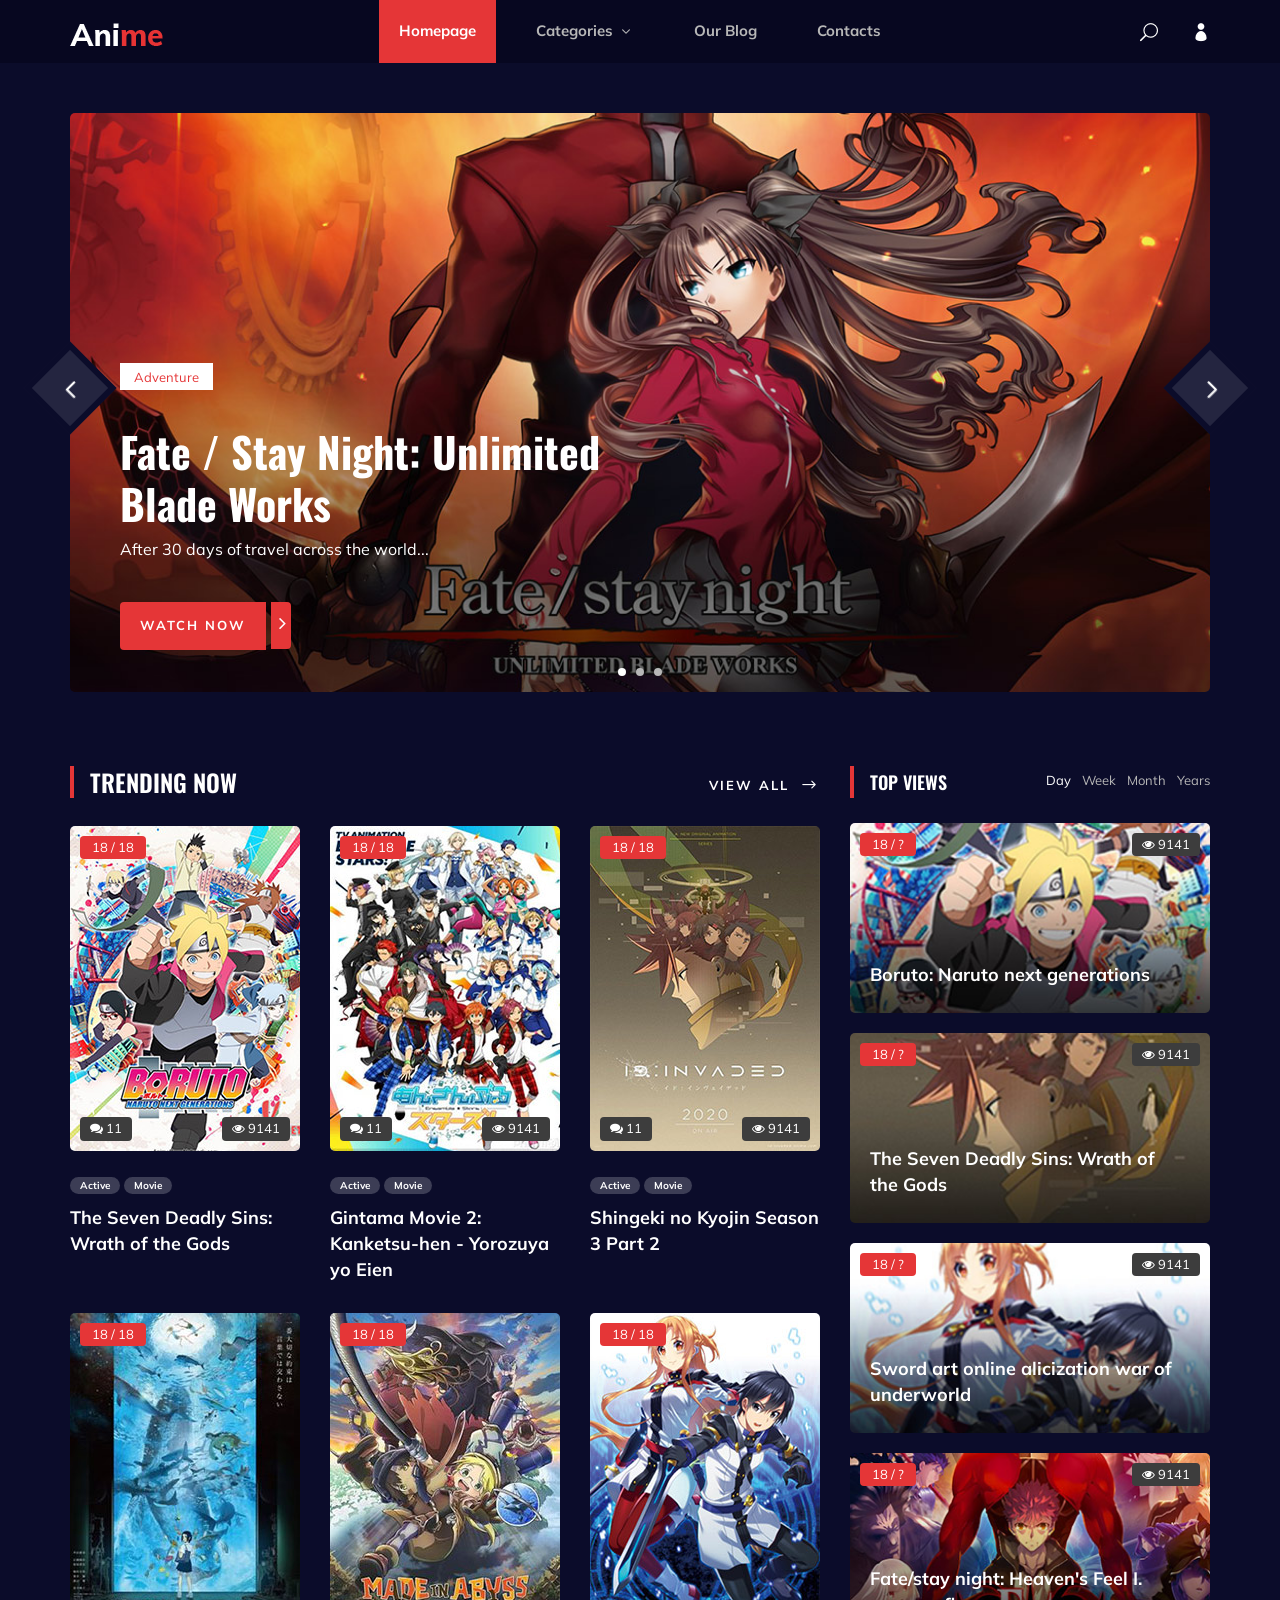
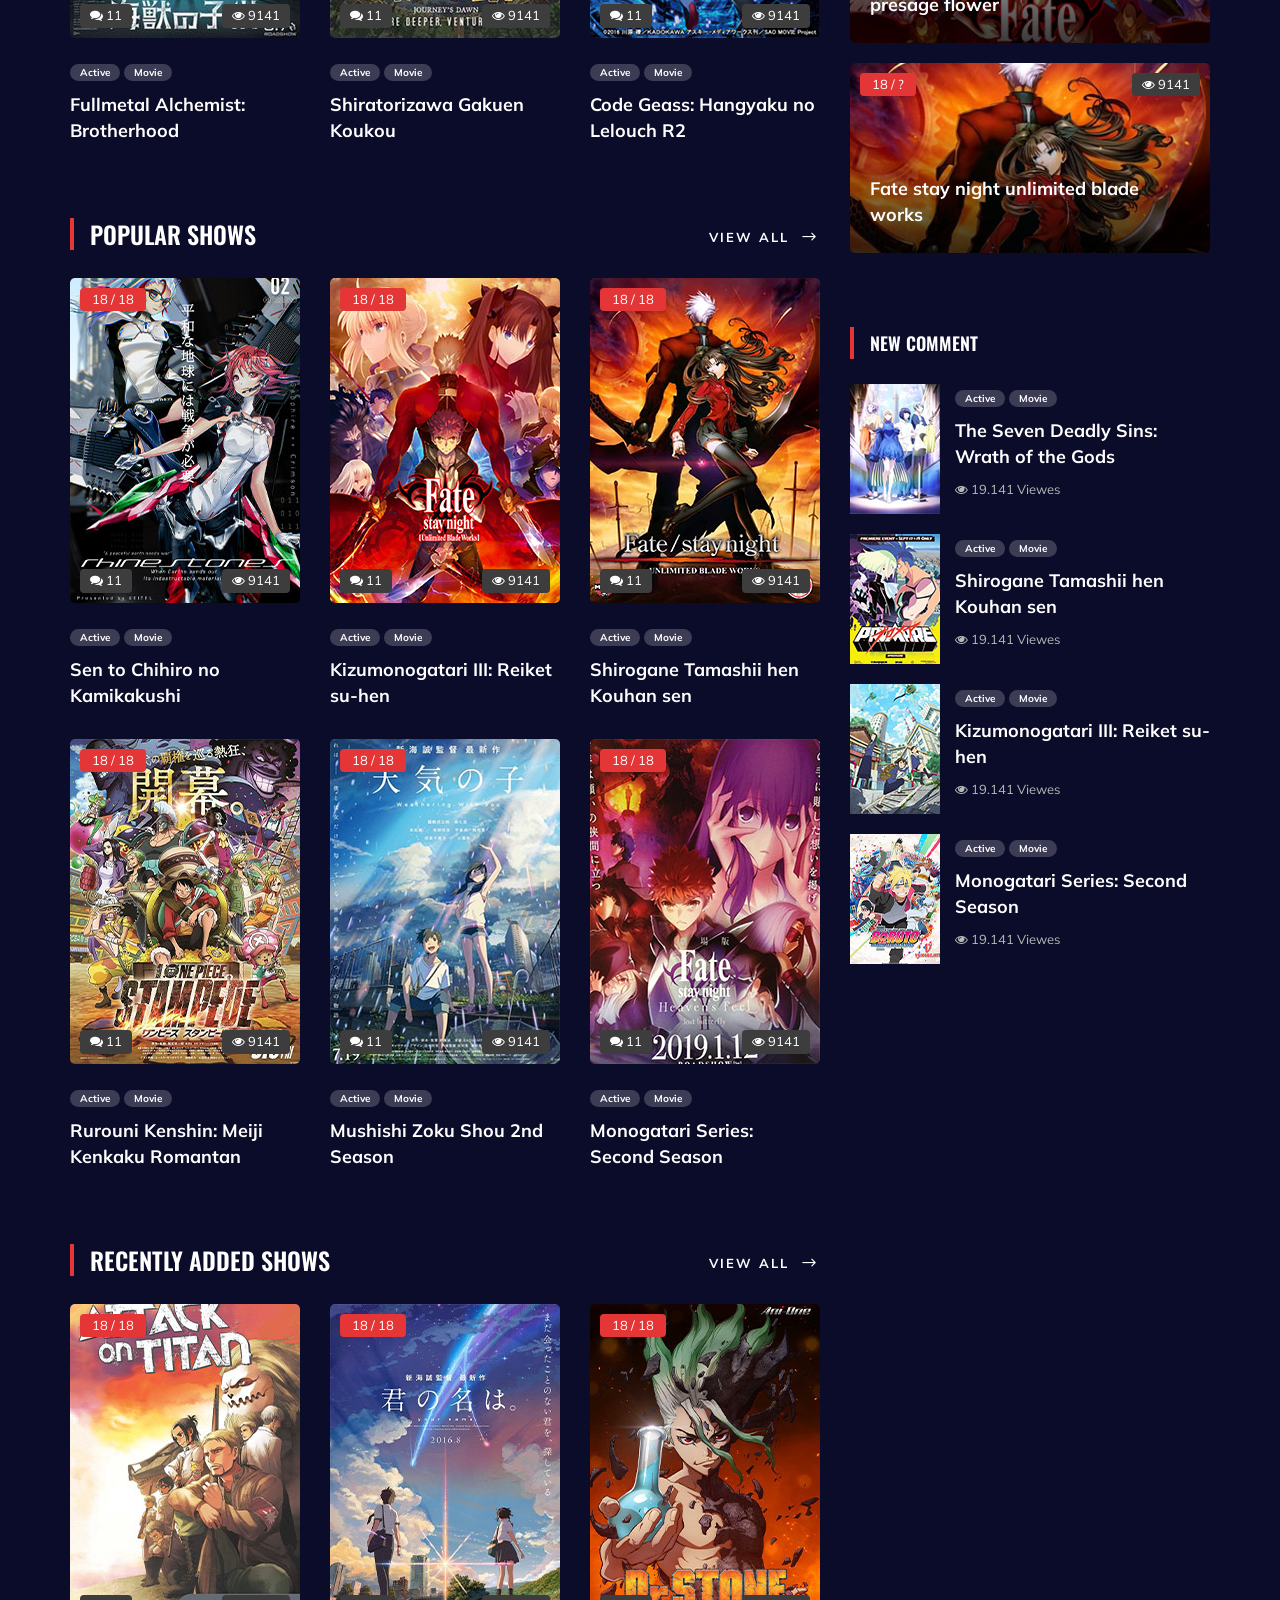
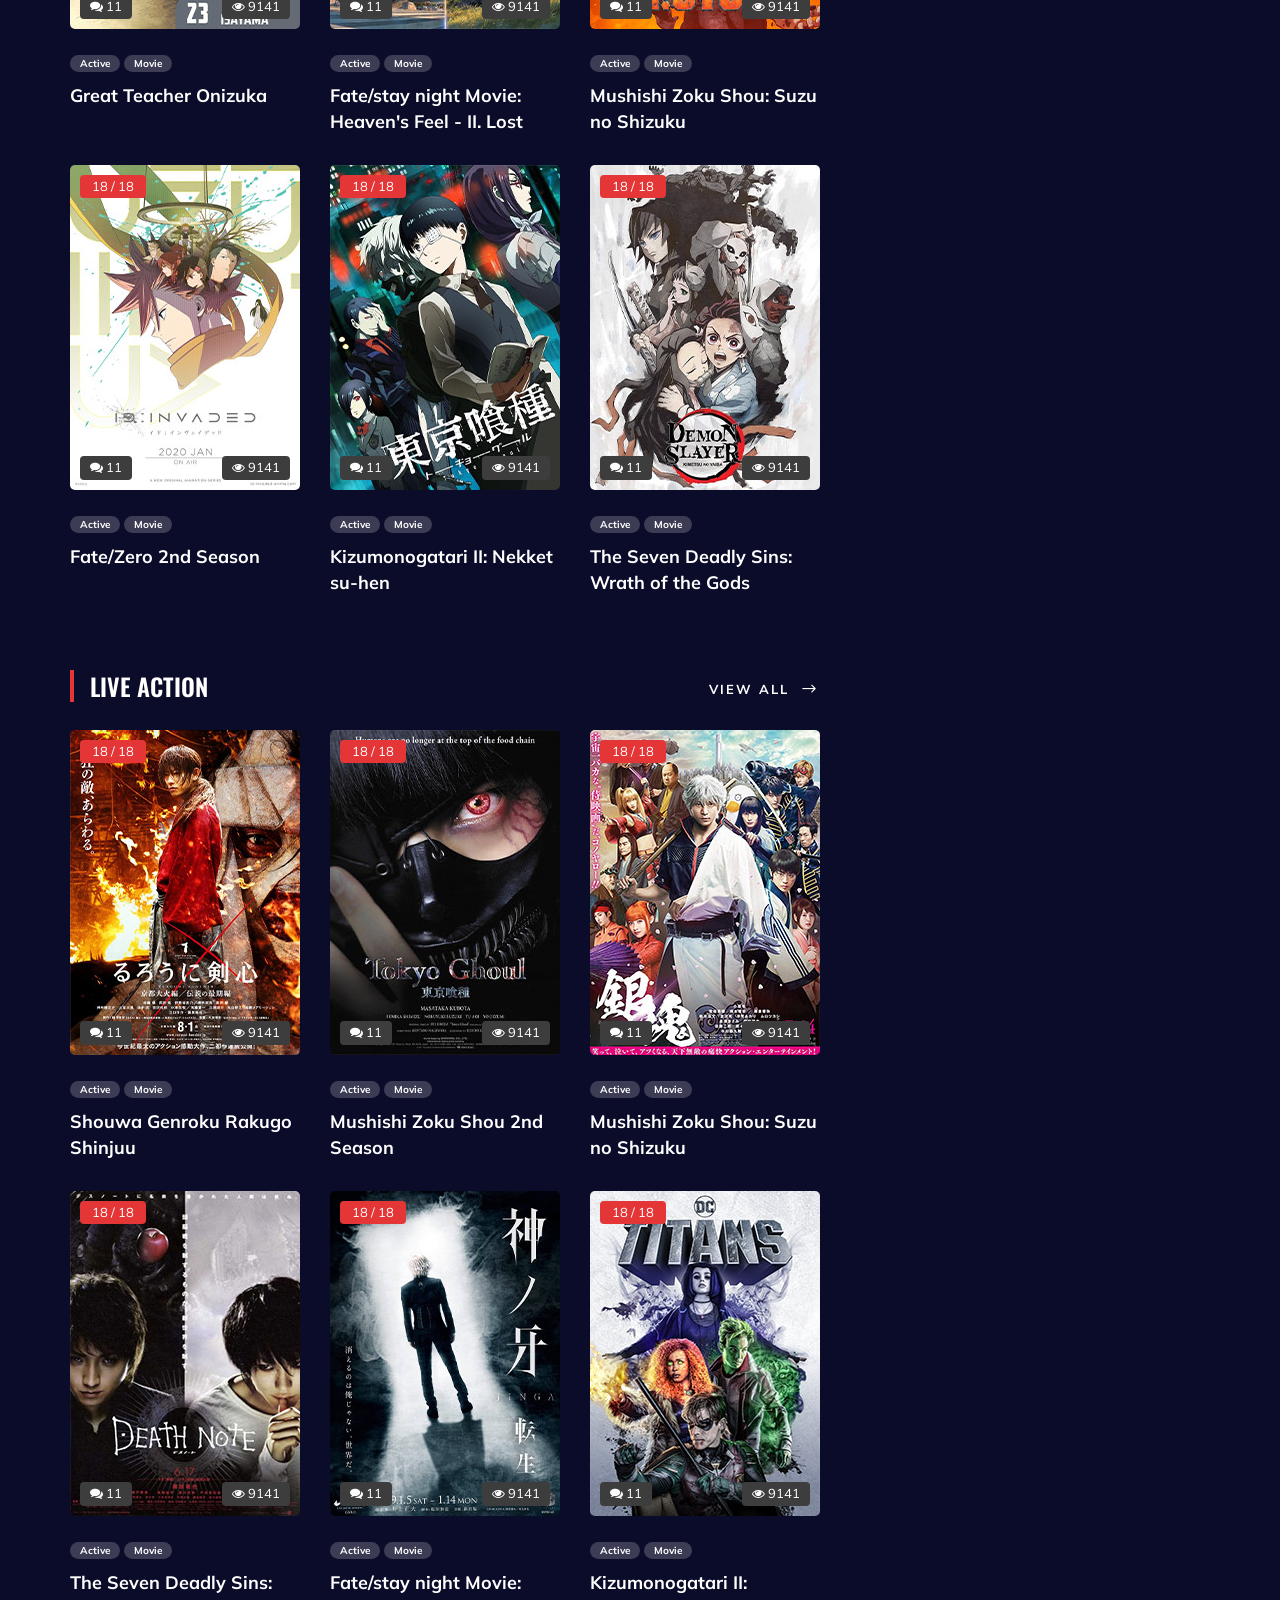
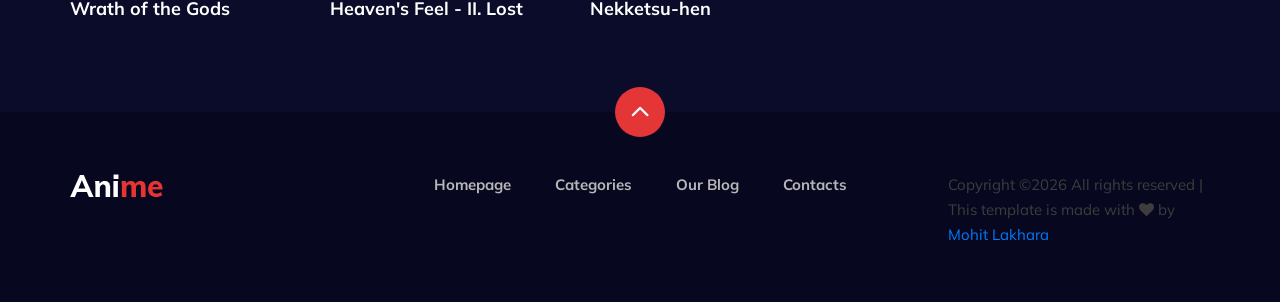
<file: index.html>
<!DOCTYPE html>
<html lang="zxx">

<head>
    <meta charset="UTF-8">
    <meta name="description" content="Anime Template">
    <meta name="keywords" content="Anime, unica, creative, html">
    <meta name="viewport" content="width=device-width, initial-scale=1.0">
    <meta http-equiv="X-UA-Compatible" content="ie=edge">
    <title>Anime | Template</title>

    <!-- Google Font -->
    <link href="https://fonts.googleapis.com/css2?family=Oswald:wght@300;400;500;600;700&display=swap" rel="stylesheet">
    <link href="https://fonts.googleapis.com/css2?family=Mulish:wght@300;400;500;600;700;800;900&display=swap"
    rel="stylesheet">

    <!-- Css Styles -->
    <link rel="stylesheet" href="css/bootstrap.min.css" type="text/css">
    <link rel="stylesheet" href="css/font-awesome.min.css" type="text/css">
    <link rel="stylesheet" href="css/elegant-icons.css" type="text/css">
    <link rel="stylesheet" href="css/plyr.css" type="text/css">
    <link rel="stylesheet" href="css/nice-select.css" type="text/css">
    <link rel="stylesheet" href="css/owl.carousel.min.css" type="text/css">
    <link rel="stylesheet" href="css/slicknav.min.css" type="text/css">
    <link rel="stylesheet" href="css/style.css" type="text/css">
</head>

<body>
    <!-- Page Preloder -->
    <div id="preloder">
        <div class="loader"></div>
    </div>

    <!-- Header Section Begin -->
    <header class="header">
        <div class="container">
            <div class="row">
                <div class="col-lg-2">
                    <div class="header__logo">
                        <a href="./index.html">
                            <img src="img/logo.png" alt="">
                        </a>
                    </div>
                </div>
                <div class="col-lg-8">
                    <div class="header__nav">
                        <nav class="header__menu mobile-menu">
                            <ul>
                                <li class="active"><a href="./index.html">Homepage</a></li>
                                <li><a href="./categories.html">Categories <span class="arrow_carrot-down"></span></a>
                                    <ul class="dropdown">
                                        <li><a href="./categories.html">Categories</a></li>
                                        <li><a href="./anime-details.html">Anime Details</a></li>
                                        <li><a href="./anime-watching.html">Anime Watching</a></li>
                                        <li><a href="./blog-details.html">Blog Details</a></li>
                                        <li><a href="./signup.html">Sign Up</a></li>
                                        <li><a href="./login.html">Login</a></li>
                                    </ul>
                                </li>
                                <li><a href="./blog.html">Our Blog</a></li>
                                <li><a href="#">Contacts</a></li>
                            </ul>
                        </nav>
                    </div>
                </div>
                <div class="col-lg-2">
                    <div class="header__right">
                        <a href="#" class="search-switch"><span class="icon_search"></span></a>
                        <a href="./login.html"><span class="icon_profile"></span></a>
                    </div>
                </div>
            </div>
            <div id="mobile-menu-wrap"></div>
        </div>
    </header>
    <!-- Header End -->

    <!-- Hero Section Begin -->
    <section class="hero">
        <div class="container">
            <div class="hero__slider owl-carousel">
                <div class="hero__items set-bg" data-setbg="img/hero/hero-1.jpg">
                    <div class="row">
                        <div class="col-lg-6">
                            <div class="hero__text">
                                <div class="label">Adventure</div>
                                <h2>Fate / Stay Night: Unlimited Blade Works</h2>
                                <p>After 30 days of travel across the world...</p>
                                <a href="#"><span>Watch Now</span> <i class="fa fa-angle-right"></i></a>
                            </div>
                        </div>
                    </div>
                </div>
                <div class="hero__items set-bg" data-setbg="img/hero/hero-1.jpg">
                    <div class="row">
                        <div class="col-lg-6">
                            <div class="hero__text">
                                <div class="label">Adventure</div>
                                <h2>Fate / Stay Night: Unlimited Blade Works</h2>
                                <p>After 30 days of travel across the world...</p>
                                <a href="#"><span>Watch Now</span> <i class="fa fa-angle-right"></i></a>
                            </div>
                        </div>
                    </div>
                </div>
                <div class="hero__items set-bg" data-setbg="img/hero/hero-1.jpg">
                    <div class="row">
                        <div class="col-lg-6">
                            <div class="hero__text">
                                <div class="label">Adventure</div>
                                <h2>Fate / Stay Night: Unlimited Blade Works</h2>
                                <p>After 30 days of travel across the world...</p>
                                <a href="#"><span>Watch Now</span> <i class="fa fa-angle-right"></i></a>
                            </div>
                        </div>
                    </div>
                </div>
            </div>
        </div>
    </section>
    <!-- Hero Section End -->

    <!-- Product Section Begin -->
    <section class="product spad">
        <div class="container">
            <div class="row">
                <div class="col-lg-8">
                    <div class="trending__product">
                        <div class="row">
                            <div class="col-lg-8 col-md-8 col-sm-8">
                                <div class="section-title">
                                    <h4>Trending Now</h4>
                                </div>
                            </div>
                            <div class="col-lg-4 col-md-4 col-sm-4">
                                <div class="btn__all">
                                    <a href="#" class="primary-btn">View All <span class="arrow_right"></span></a>
                                </div>
                            </div>
                        </div>
                        <div class="row">
                            <div class="col-lg-4 col-md-6 col-sm-6">
                                <div class="product__item">
                                    <div class="product__item__pic set-bg" data-setbg="img/trending/trend-1.jpg">
                                        <div class="ep">18 / 18</div>
                                        <div class="comment"><i class="fa fa-comments"></i> 11</div>
                                        <div class="view"><i class="fa fa-eye"></i> 9141</div>
                                    </div>
                                    <div class="product__item__text">
                                        <ul>
                                            <li>Active</li>
                                            <li>Movie</li>
                                        </ul>
                                        <h5><a href="#">The Seven Deadly Sins: Wrath of the Gods</a></h5>
                                    </div>
                                </div>
                            </div>
                            <div class="col-lg-4 col-md-6 col-sm-6">
                                <div class="product__item">
                                    <div class="product__item__pic set-bg" data-setbg="img/trending/trend-2.jpg">
                                        <div class="ep">18 / 18</div>
                                        <div class="comment"><i class="fa fa-comments"></i> 11</div>
                                        <div class="view"><i class="fa fa-eye"></i> 9141</div>
                                    </div>
                                    <div class="product__item__text">
                                        <ul>
                                            <li>Active</li>
                                            <li>Movie</li>
                                        </ul>
                                        <h5><a href="#">Gintama Movie 2: Kanketsu-hen - Yorozuya yo Eien</a></h5>
                                    </div>
                                </div>
                            </div>
                            <div class="col-lg-4 col-md-6 col-sm-6">
                                <div class="product__item">
                                    <div class="product__item__pic set-bg" data-setbg="img/trending/trend-3.jpg">
                                        <div class="ep">18 / 18</div>
                                        <div class="comment"><i class="fa fa-comments"></i> 11</div>
                                        <div class="view"><i class="fa fa-eye"></i> 9141</div>
                                    </div>
                                    <div class="product__item__text">
                                        <ul>
                                            <li>Active</li>
                                            <li>Movie</li>
                                        </ul>
                                        <h5><a href="#">Shingeki no Kyojin Season 3 Part 2</a></h5>
                                    </div>
                                </div>
                            </div>
                            <div class="col-lg-4 col-md-6 col-sm-6">
                                <div class="product__item">
                                    <div class="product__item__pic set-bg" data-setbg="img/trending/trend-4.jpg">
                                        <div class="ep">18 / 18</div>
                                        <div class="comment"><i class="fa fa-comments"></i> 11</div>
                                        <div class="view"><i class="fa fa-eye"></i> 9141</div>
                                    </div>
                                    <div class="product__item__text">
                                        <ul>
                                            <li>Active</li>
                                            <li>Movie</li>
                                        </ul>
                                        <h5><a href="#">Fullmetal Alchemist: Brotherhood</a></h5>
                                    </div>
                                </div>
                            </div>
                            <div class="col-lg-4 col-md-6 col-sm-6">
                                <div class="product__item">
                                    <div class="product__item__pic set-bg" data-setbg="img/trending/trend-5.jpg">
                                        <div class="ep">18 / 18</div>
                                        <div class="comment"><i class="fa fa-comments"></i> 11</div>
                                        <div class="view"><i class="fa fa-eye"></i> 9141</div>
                                    </div>
                                    <div class="product__item__text">
                                        <ul>
                                            <li>Active</li>
                                            <li>Movie</li>
                                        </ul>
                                        <h5><a href="#">Shiratorizawa Gakuen Koukou</a></h5>
                                    </div>
                                </div>
                            </div>
                            <div class="col-lg-4 col-md-6 col-sm-6">
                                <div class="product__item">
                                    <div class="product__item__pic set-bg" data-setbg="img/trending/trend-6.jpg">
                                        <div class="ep">18 / 18</div>
                                        <div class="comment"><i class="fa fa-comments"></i> 11</div>
                                        <div class="view"><i class="fa fa-eye"></i> 9141</div>
                                    </div>
                                    <div class="product__item__text">
                                        <ul>
                                            <li>Active</li>
                                            <li>Movie</li>
                                        </ul>
                                        <h5><a href="#">Code Geass: Hangyaku no Lelouch R2</a></h5>
                                    </div>
                                </div>
                            </div>
                        </div>
                    </div>
                    <div class="popular__product">
                        <div class="row">
                            <div class="col-lg-8 col-md-8 col-sm-8">
                                <div class="section-title">
                                    <h4>Popular Shows</h4>
                                </div>
                            </div>
                            <div class="col-lg-4 col-md-4 col-sm-4">
                                <div class="btn__all">
                                    <a href="#" class="primary-btn">View All <span class="arrow_right"></span></a>
                                </div>
                            </div>
                        </div>
                        <div class="row">
                            <div class="col-lg-4 col-md-6 col-sm-6">
                                <div class="product__item">
                                    <div class="product__item__pic set-bg" data-setbg="img/popular/popular-1.jpg">
                                        <div class="ep">18 / 18</div>
                                        <div class="comment"><i class="fa fa-comments"></i> 11</div>
                                        <div class="view"><i class="fa fa-eye"></i> 9141</div>
                                    </div>
                                    <div class="product__item__text">
                                        <ul>
                                            <li>Active</li>
                                            <li>Movie</li>
                                        </ul>
                                        <h5><a href="#">Sen to Chihiro no Kamikakushi</a></h5>
                                    </div>
                                </div>
                            </div>
                            <div class="col-lg-4 col-md-6 col-sm-6">
                                <div class="product__item">
                                    <div class="product__item__pic set-bg" data-setbg="img/popular/popular-2.jpg">
                                        <div class="ep">18 / 18</div>
                                        <div class="comment"><i class="fa fa-comments"></i> 11</div>
                                        <div class="view"><i class="fa fa-eye"></i> 9141</div>
                                    </div>
                                    <div class="product__item__text">
                                        <ul>
                                            <li>Active</li>
                                            <li>Movie</li>
                                        </ul>
                                        <h5><a href="#">Kizumonogatari III: Reiket su-hen</a></h5>
                                    </div>
                                </div>
                            </div>
                            <div class="col-lg-4 col-md-6 col-sm-6">
                                <div class="product__item">
                                    <div class="product__item__pic set-bg" data-setbg="img/popular/popular-3.jpg">
                                        <div class="ep">18 / 18</div>
                                        <div class="comment"><i class="fa fa-comments"></i> 11</div>
                                        <div class="view"><i class="fa fa-eye"></i> 9141</div>
                                    </div>
                                    <div class="product__item__text">
                                        <ul>
                                            <li>Active</li>
                                            <li>Movie</li>
                                        </ul>
                                        <h5><a href="#">Shirogane Tamashii hen Kouhan sen</a></h5>
                                    </div>
                                </div>
                            </div>
                            <div class="col-lg-4 col-md-6 col-sm-6">
                                <div class="product__item">
                                    <div class="product__item__pic set-bg" data-setbg="img/popular/popular-4.jpg">
                                        <div class="ep">18 / 18</div>
                                        <div class="comment"><i class="fa fa-comments"></i> 11</div>
                                        <div class="view"><i class="fa fa-eye"></i> 9141</div>
                                    </div>
                                    <div class="product__item__text">
                                        <ul>
                                            <li>Active</li>
                                            <li>Movie</li>
                                        </ul>
                                        <h5><a href="#">Rurouni Kenshin: Meiji Kenkaku Romantan</a></h5>
                                    </div>
                                </div>
                            </div>
                            <div class="col-lg-4 col-md-6 col-sm-6">
                                <div class="product__item">
                                    <div class="product__item__pic set-bg" data-setbg="img/popular/popular-5.jpg">
                                        <div class="ep">18 / 18</div>
                                        <div class="comment"><i class="fa fa-comments"></i> 11</div>
                                        <div class="view"><i class="fa fa-eye"></i> 9141</div>
                                    </div>
                                    <div class="product__item__text">
                                        <ul>
                                            <li>Active</li>
                                            <li>Movie</li>
                                        </ul>
                                        <h5><a href="#">Mushishi Zoku Shou 2nd Season</a></h5>
                                    </div>
                                </div>
                            </div>
                            <div class="col-lg-4 col-md-6 col-sm-6">
                                <div class="product__item">
                                    <div class="product__item__pic set-bg" data-setbg="img/popular/popular-6.jpg">
                                        <div class="ep">18 / 18</div>
                                        <div class="comment"><i class="fa fa-comments"></i> 11</div>
                                        <div class="view"><i class="fa fa-eye"></i> 9141</div>
                                    </div>
                                    <div class="product__item__text">
                                        <ul>
                                            <li>Active</li>
                                            <li>Movie</li>
                                        </ul>
                                        <h5><a href="#">Monogatari Series: Second Season</a></h5>
                                    </div>
                                </div>
                            </div>
                        </div>
                    </div>
                    <div class="recent__product">
                        <div class="row">
                            <div class="col-lg-8 col-md-8 col-sm-8">
                                <div class="section-title">
                                    <h4>Recently Added Shows</h4>
                                </div>
                            </div>
                            <div class="col-lg-4 col-md-4 col-sm-4">
                                <div class="btn__all">
                                    <a href="#" class="primary-btn">View All <span class="arrow_right"></span></a>
                                </div>
                            </div>
                        </div>
                        <div class="row">
                            <div class="col-lg-4 col-md-6 col-sm-6">
                                <div class="product__item">
                                    <div class="product__item__pic set-bg" data-setbg="img/recent/recent-1.jpg">
                                        <div class="ep">18 / 18</div>
                                        <div class="comment"><i class="fa fa-comments"></i> 11</div>
                                        <div class="view"><i class="fa fa-eye"></i> 9141</div>
                                    </div>
                                    <div class="product__item__text">
                                        <ul>
                                            <li>Active</li>
                                            <li>Movie</li>
                                        </ul>
                                        <h5><a href="#">Great Teacher Onizuka</a></h5>
                                    </div>
                                </div>
                            </div>
                            <div class="col-lg-4 col-md-6 col-sm-6">
                                <div class="product__item">
                                    <div class="product__item__pic set-bg" data-setbg="img/recent/recent-2.jpg">
                                        <div class="ep">18 / 18</div>
                                        <div class="comment"><i class="fa fa-comments"></i> 11</div>
                                        <div class="view"><i class="fa fa-eye"></i> 9141</div>
                                    </div>
                                    <div class="product__item__text">
                                        <ul>
                                            <li>Active</li>
                                            <li>Movie</li>
                                        </ul>
                                        <h5><a href="#">Fate/stay night Movie: Heaven's Feel - II. Lost</a></h5>
                                    </div>
                                </div>
                            </div>
                            <div class="col-lg-4 col-md-6 col-sm-6">
                                <div class="product__item">
                                    <div class="product__item__pic set-bg" data-setbg="img/recent/recent-3.jpg">
                                        <div class="ep">18 / 18</div>
                                        <div class="comment"><i class="fa fa-comments"></i> 11</div>
                                        <div class="view"><i class="fa fa-eye"></i> 9141</div>
                                    </div>
                                    <div class="product__item__text">
                                        <ul>
                                            <li>Active</li>
                                            <li>Movie</li>
                                        </ul>
                                        <h5><a href="#">Mushishi Zoku Shou: Suzu no Shizuku</a></h5>
                                    </div>
                                </div>
                            </div>
                            <div class="col-lg-4 col-md-6 col-sm-6">
                                <div class="product__item">
                                    <div class="product__item__pic set-bg" data-setbg="img/recent/recent-4.jpg">
                                        <div class="ep">18 / 18</div>
                                        <div class="comment"><i class="fa fa-comments"></i> 11</div>
                                        <div class="view"><i class="fa fa-eye"></i> 9141</div>
                                    </div>
                                    <div class="product__item__text">
                                        <ul>
                                            <li>Active</li>
                                            <li>Movie</li>
                                        </ul>
                                        <h5><a href="#">Fate/Zero 2nd Season</a></h5>
                                    </div>
                                </div>
                            </div>
                            <div class="col-lg-4 col-md-6 col-sm-6">
                                <div class="product__item">
                                    <div class="product__item__pic set-bg" data-setbg="img/recent/recent-5.jpg">
                                        <div class="ep">18 / 18</div>
                                        <div class="comment"><i class="fa fa-comments"></i> 11</div>
                                        <div class="view"><i class="fa fa-eye"></i> 9141</div>
                                    </div>
                                    <div class="product__item__text">
                                        <ul>
                                            <li>Active</li>
                                            <li>Movie</li>
                                        </ul>
                                        <h5><a href="#">Kizumonogatari II: Nekket su-hen</a></h5>
                                    </div>
                                </div>
                            </div>
                            <div class="col-lg-4 col-md-6 col-sm-6">
                                <div class="product__item">
                                    <div class="product__item__pic set-bg" data-setbg="img/recent/recent-6.jpg">
                                        <div class="ep">18 / 18</div>
                                        <div class="comment"><i class="fa fa-comments"></i> 11</div>
                                        <div class="view"><i class="fa fa-eye"></i> 9141</div>
                                    </div>
                                    <div class="product__item__text">
                                        <ul>
                                            <li>Active</li>
                                            <li>Movie</li>
                                        </ul>
                                        <h5><a href="#">The Seven Deadly Sins: Wrath of the Gods</a></h5>
                                    </div>
                                </div>
                            </div>
                        </div>
                    </div>
                    <div class="live__product">
                        <div class="row">
                            <div class="col-lg-8 col-md-8 col-sm-8">
                                <div class="section-title">
                                    <h4>Live Action</h4>
                                </div>
                            </div>
                            <div class="col-lg-4 col-md-4 col-sm-4">
                                <div class="btn__all">
                                    <a href="#" class="primary-btn">View All <span class="arrow_right"></span></a>
                                </div>
                            </div>
                        </div>
                        <div class="row">
                            <div class="col-lg-4 col-md-6 col-sm-6">
                                <div class="product__item">
                                    <div class="product__item__pic set-bg" data-setbg="img/live/live-1.jpg">
                                        <div class="ep">18 / 18</div>
                                        <div class="comment"><i class="fa fa-comments"></i> 11</div>
                                        <div class="view"><i class="fa fa-eye"></i> 9141</div>
                                    </div>
                                    <div class="product__item__text">
                                        <ul>
                                            <li>Active</li>
                                            <li>Movie</li>
                                        </ul>
                                        <h5><a href="#">Shouwa Genroku Rakugo Shinjuu</a></h5>
                                    </div>
                                </div>
                            </div>
                            <div class="col-lg-4 col-md-6 col-sm-6">
                                <div class="product__item">
                                    <div class="product__item__pic set-bg" data-setbg="img/live/live-2.jpg">
                                        <div class="ep">18 / 18</div>
                                        <div class="comment"><i class="fa fa-comments"></i> 11</div>
                                        <div class="view"><i class="fa fa-eye"></i> 9141</div>
                                    </div>
                                    <div class="product__item__text">
                                        <ul>
                                            <li>Active</li>
                                            <li>Movie</li>
                                        </ul>
                                        <h5><a href="#">Mushishi Zoku Shou 2nd Season</a></h5>
                                    </div>
                                </div>
                            </div>
                            <div class="col-lg-4 col-md-6 col-sm-6">
                                <div class="product__item">
                                    <div class="product__item__pic set-bg" data-setbg="img/live/live-3.jpg">
                                        <div class="ep">18 / 18</div>
                                        <div class="comment"><i class="fa fa-comments"></i> 11</div>
                                        <div class="view"><i class="fa fa-eye"></i> 9141</div>
                                    </div>
                                    <div class="product__item__text">
                                        <ul>
                                            <li>Active</li>
                                            <li>Movie</li>
                                        </ul>
                                        <h5><a href="#">Mushishi Zoku Shou: Suzu no Shizuku</a></h5>
                                    </div>
                                </div>
                            </div>
                            <div class="col-lg-4 col-md-6 col-sm-6">
                                <div class="product__item">
                                    <div class="product__item__pic set-bg" data-setbg="img/live/live-4.jpg">
                                        <div class="ep">18 / 18</div>
                                        <div class="comment"><i class="fa fa-comments"></i> 11</div>
                                        <div class="view"><i class="fa fa-eye"></i> 9141</div>
                                    </div>
                                    <div class="product__item__text">
                                        <ul>
                                            <li>Active</li>
                                            <li>Movie</li>
                                        </ul>
                                        <h5><a href="#">The Seven Deadly Sins: Wrath of the Gods</a></h5>
                                    </div>
                                </div>
                            </div>
                            <div class="col-lg-4 col-md-6 col-sm-6">
                                <div class="product__item">
                                    <div class="product__item__pic set-bg" data-setbg="img/live/live-5.jpg">
                                        <div class="ep">18 / 18</div>
                                        <div class="comment"><i class="fa fa-comments"></i> 11</div>
                                        <div class="view"><i class="fa fa-eye"></i> 9141</div>
                                    </div>
                                    <div class="product__item__text">
                                        <ul>
                                            <li>Active</li>
                                            <li>Movie</li>
                                        </ul>
                                        <h5><a href="#">Fate/stay night Movie: Heaven's Feel - II. Lost</a></h5>
                                    </div>
                                </div>
                            </div>
                            <div class="col-lg-4 col-md-6 col-sm-6">
                                <div class="product__item">
                                    <div class="product__item__pic set-bg" data-setbg="img/live/live-6.jpg">
                                        <div class="ep">18 / 18</div>
                                        <div class="comment"><i class="fa fa-comments"></i> 11</div>
                                        <div class="view"><i class="fa fa-eye"></i> 9141</div>
                                    </div>
                                    <div class="product__item__text">
                                        <ul>
                                            <li>Active</li>
                                            <li>Movie</li>
                                        </ul>
                                        <h5><a href="#">Kizumonogatari II: Nekketsu-hen</a></h5>
                                    </div>
                                </div>
                            </div>
                        </div>
                    </div>
                </div>
                <div class="col-lg-4 col-md-6 col-sm-8">
                    <div class="product__sidebar">
                        <div class="product__sidebar__view">
                            <div class="section-title">
                                <h5>Top Views</h5>
                            </div>
                            <ul class="filter__controls">
                                <li class="active" data-filter="*">Day</li>
                                <li data-filter=".week">Week</li>
                                <li data-filter=".month">Month</li>
                                <li data-filter=".years">Years</li>
                            </ul>
                            <div class="filter__gallery">
                                <div class="product__sidebar__view__item set-bg mix day years"
                                data-setbg="img/sidebar/tv-1.jpg">
                                <div class="ep">18 / ?</div>
                                <div class="view"><i class="fa fa-eye"></i> 9141</div>
                                <h5><a href="#">Boruto: Naruto next generations</a></h5>
                            </div>
                            <div class="product__sidebar__view__item set-bg mix month week"
                            data-setbg="img/sidebar/tv-2.jpg">
                            <div class="ep">18 / ?</div>
                            <div class="view"><i class="fa fa-eye"></i> 9141</div>
                            <h5><a href="#">The Seven Deadly Sins: Wrath of the Gods</a></h5>
                        </div>
                        <div class="product__sidebar__view__item set-bg mix week years"
                        data-setbg="img/sidebar/tv-3.jpg">
                        <div class="ep">18 / ?</div>
                        <div class="view"><i class="fa fa-eye"></i> 9141</div>
                        <h5><a href="#">Sword art online alicization war of underworld</a></h5>
                    </div>
                    <div class="product__sidebar__view__item set-bg mix years month"
                    data-setbg="img/sidebar/tv-4.jpg">
                    <div class="ep">18 / ?</div>
                    <div class="view"><i class="fa fa-eye"></i> 9141</div>
                    <h5><a href="#">Fate/stay night: Heaven's Feel I. presage flower</a></h5>
                </div>
                <div class="product__sidebar__view__item set-bg mix day"
                data-setbg="img/sidebar/tv-5.jpg">
                <div class="ep">18 / ?</div>
                <div class="view"><i class="fa fa-eye"></i> 9141</div>
                <h5><a href="#">Fate stay night unlimited blade works</a></h5>
            </div>
        </div>
    </div>
    <div class="product__sidebar__comment">
        <div class="section-title">
            <h5>New Comment</h5>
        </div>
        <div class="product__sidebar__comment__item">
            <div class="product__sidebar__comment__item__pic">
                <img src="img/sidebar/comment-1.jpg" alt="">
            </div>
            <div class="product__sidebar__comment__item__text">
                <ul>
                    <li>Active</li>
                    <li>Movie</li>
                </ul>
                <h5><a href="#">The Seven Deadly Sins: Wrath of the Gods</a></h5>
                <span><i class="fa fa-eye"></i> 19.141 Viewes</span>
            </div>
        </div>
        <div class="product__sidebar__comment__item">
            <div class="product__sidebar__comment__item__pic">
                <img src="img/sidebar/comment-2.jpg" alt="">
            </div>
            <div class="product__sidebar__comment__item__text">
                <ul>
                    <li>Active</li>
                    <li>Movie</li>
                </ul>
                <h5><a href="#">Shirogane Tamashii hen Kouhan sen</a></h5>
                <span><i class="fa fa-eye"></i> 19.141 Viewes</span>
            </div>
        </div>
        <div class="product__sidebar__comment__item">
            <div class="product__sidebar__comment__item__pic">
                <img src="img/sidebar/comment-3.jpg" alt="">
            </div>
            <div class="product__sidebar__comment__item__text">
                <ul>
                    <li>Active</li>
                    <li>Movie</li>
                </ul>
                <h5><a href="#">Kizumonogatari III: Reiket su-hen</a></h5>
                <span><i class="fa fa-eye"></i> 19.141 Viewes</span>
            </div>
        </div>
        <div class="product__sidebar__comment__item">
            <div class="product__sidebar__comment__item__pic">
                <img src="img/sidebar/comment-4.jpg" alt="">
            </div>
            <div class="product__sidebar__comment__item__text">
                <ul>
                    <li>Active</li>
                    <li>Movie</li>
                </ul>
                <h5><a href="#">Monogatari Series: Second Season</a></h5>
                <span><i class="fa fa-eye"></i> 19.141 Viewes</span>
            </div>
        </div>
    </div>
</div>
</div>
</div>
</div>
</section>
<!-- Product Section End -->

<!-- Footer Section Begin -->
<footer class="footer">
    <div class="page-up">
        <a href="#" id="scrollToTopButton"><span class="arrow_carrot-up"></span></a>
    </div>
    <div class="container">
        <div class="row">
            <div class="col-lg-3">
                <div class="footer__logo">
                    <a href="./index.html"><img src="img/logo.png" alt=""></a>
                </div>
            </div>
            <div class="col-lg-6">
                <div class="footer__nav">
                    <ul>
                        <li class="active"><a href="./index.html">Homepage</a></li>
                        <li><a href="./categories.html">Categories</a></li>
                        <li><a href="./blog.html">Our Blog</a></li>
                        <li><a href="#">Contacts</a></li>
                    </ul>
                </div>
            </div>
            <div class="col-lg-3">
                <p>  Copyright &copy;<script>document.write(new Date().getFullYear());</script> All rights reserved | This template is made with <i class="fa fa-heart" aria-hidden="true"></i> by <a href="" target="_blank">Mohit Lakhara</a></p>

              </div>
          </div>
      </div>
  </footer>
  <!-- Footer Section End -->

  <!-- Search model Begin -->
  <div class="search-model">
    <div class="h-100 d-flex align-items-center justify-content-center">
        <div class="search-close-switch"><i class="icon_close"></i></div>
        <form class="search-model-form">
            <input type="text" id="search-input" placeholder="Search here.....">
        </form>
    </div>
</div>
<!-- Search model end -->

<!-- Js Plugins -->
<script src="js/jquery-3.3.1.min.js"></script>
<script src="js/bootstrap.min.js"></script>
<script src="js/player.js"></script>
<script src="js/jquery.nice-select.min.js"></script>
<script src="js/mixitup.min.js"></script>
<script src="js/jquery.slicknav.js"></script>
<script src="js/owl.carousel.min.js"></script>
<script src="js/main.js"></script>


</body>

</html>
</file>
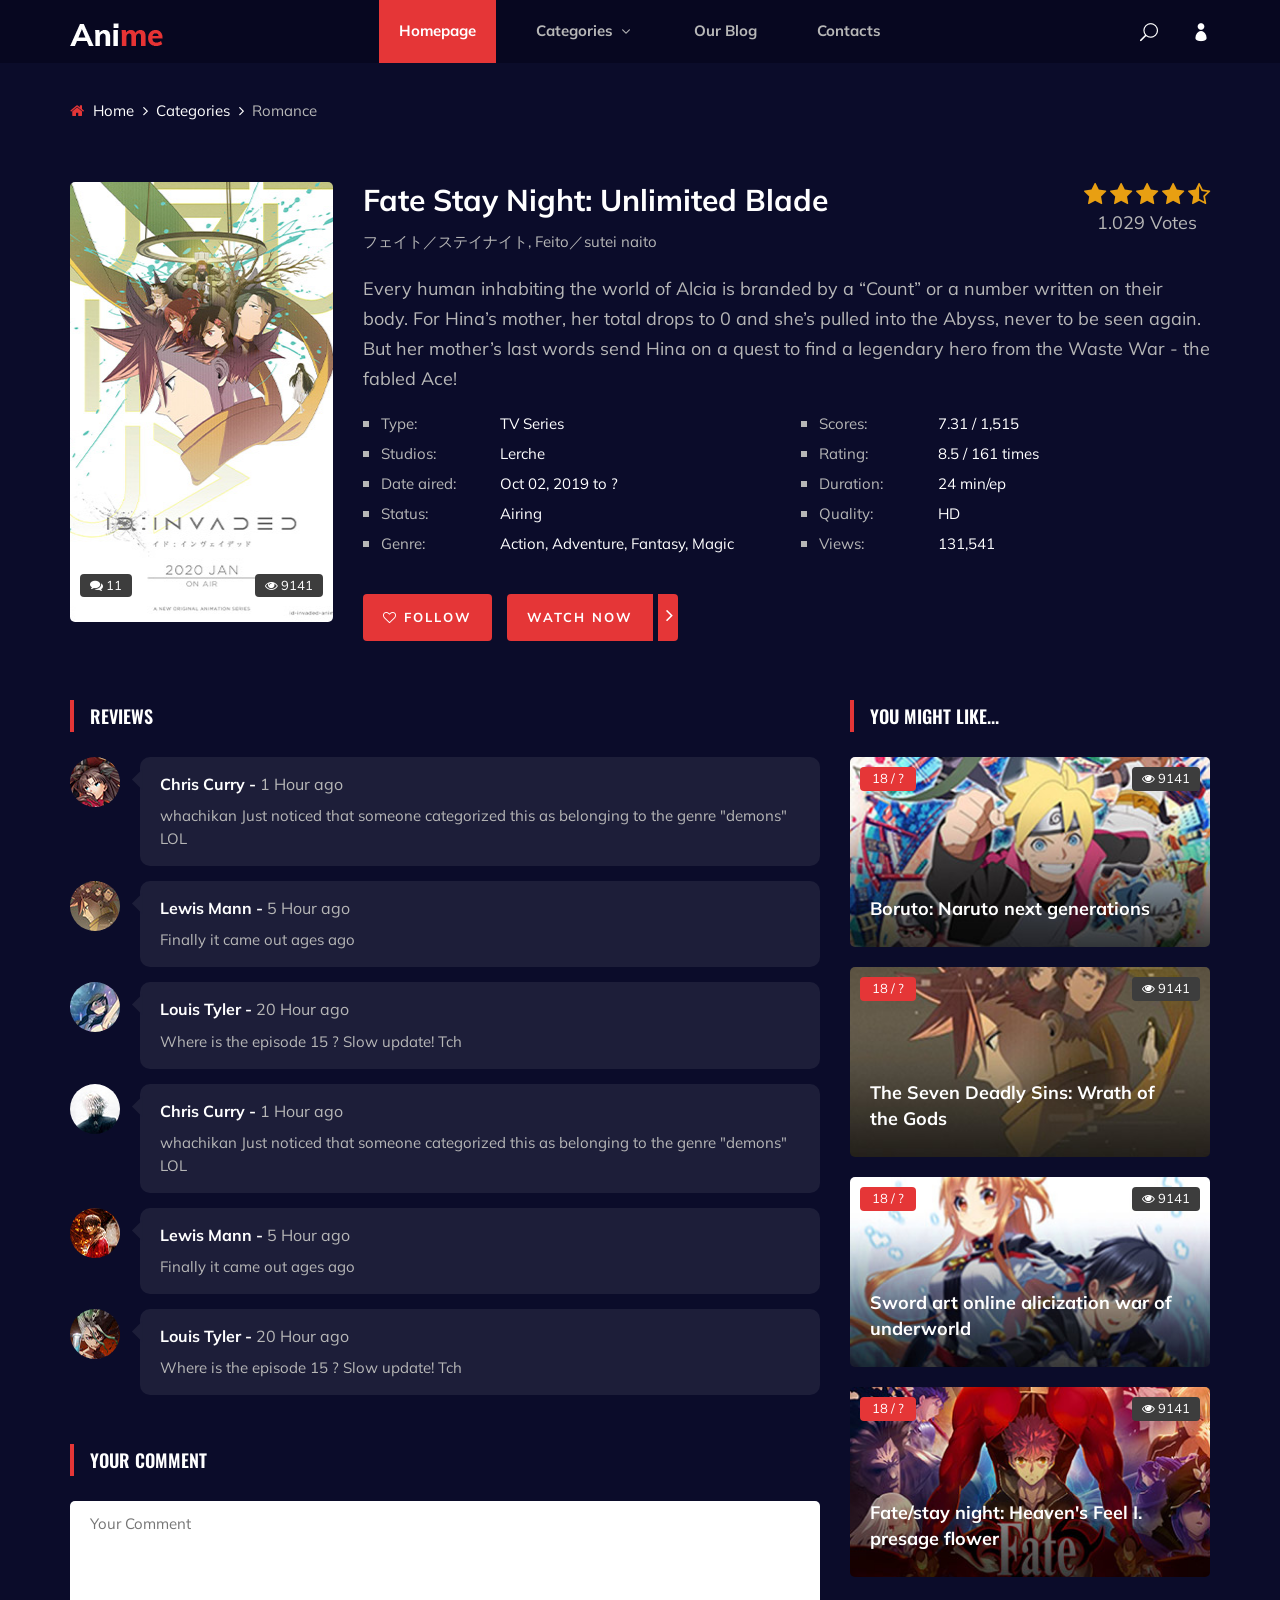
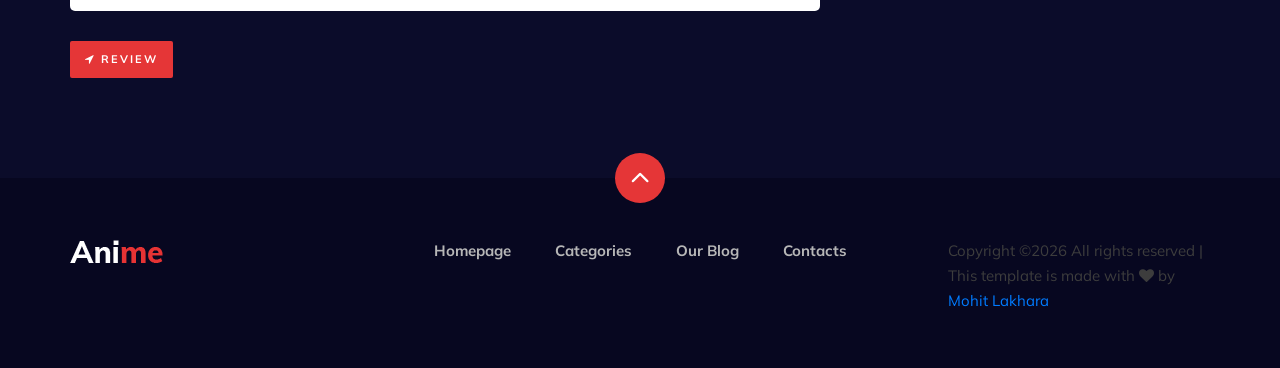
<file: anime-details.html>
<!DOCTYPE html>
<html lang="zxx">

<head>
    <meta charset="UTF-8">
    <meta name="description" content="Anime Template">
    <meta name="keywords" content="Anime, unica, creative, html">
    <meta name="viewport" content="width=device-width, initial-scale=1.0">
    <meta http-equiv="X-UA-Compatible" content="ie=edge">
    <title>Anime | Template</title>

    <!-- Google Font -->
    <link href="https://fonts.googleapis.com/css2?family=Oswald:wght@300;400;500;600;700&display=swap" rel="stylesheet">
    <link href="https://fonts.googleapis.com/css2?family=Mulish:wght@300;400;500;600;700;800;900&display=swap"
    rel="stylesheet">

    <!-- Css Styles -->
    <link rel="stylesheet" href="css/bootstrap.min.css" type="text/css">
    <link rel="stylesheet" href="css/font-awesome.min.css" type="text/css">
    <link rel="stylesheet" href="css/elegant-icons.css" type="text/css">
    <link rel="stylesheet" href="css/plyr.css" type="text/css">
    <link rel="stylesheet" href="css/nice-select.css" type="text/css">
    <link rel="stylesheet" href="css/owl.carousel.min.css" type="text/css">
    <link rel="stylesheet" href="css/slicknav.min.css" type="text/css">
    <link rel="stylesheet" href="css/style.css" type="text/css">
</head>

<body>
    <!-- Page Preloder -->
    <div id="preloder">
        <div class="loader"></div>
    </div>

    <!-- Header Section Begin -->
    <header class="header">
        <div class="container">
            <div class="row">
                <div class="col-lg-2">
                    <div class="header__logo">
                        <a href="./index.html">
                            <img src="img/logo.png" alt="">
                        </a>
                    </div>
                </div>
                <div class="col-lg-8">
                    <div class="header__nav">
                        <nav class="header__menu mobile-menu">
                            <ul>
                                <li class="active"><a href="./index.html">Homepage</a></li>
                                <li><a href="./categories.html">Categories <span class="arrow_carrot-down"></span></a>
                                    <ul class="dropdown">
                                        <li><a href="./categories.html">Categories</a></li>
                                        <li><a href="./anime-details.html">Anime Details</a></li>
                                        <li><a href="./anime-watching.html">Anime Watching</a></li>
                                        <li><a href="./blog-details.html">Blog Details</a></li>
                                        <li><a href="./signup.html">Sign Up</a></li>
                                        <li><a href="./login.html">Login</a></li>
                                    </ul>
                                </li>
                                <li><a href="./blog.html">Our Blog</a></li>
                                <li><a href="#">Contacts</a></li>
                            </ul>
                        </nav>
                    </div>
                </div>
                <div class="col-lg-2">
                    <div class="header__right">
                        <a href="#" class="search-switch"><span class="icon_search"></span></a>
                        <a href="./login.html"><span class="icon_profile"></span></a>
                    </div>
                </div>
            </div>
            <div id="mobile-menu-wrap"></div>
        </div>
    </header>
    <!-- Header End -->

    <!-- Breadcrumb Begin -->
    <div class="breadcrumb-option">
        <div class="container">
            <div class="row">
                <div class="col-lg-12">
                    <div class="breadcrumb__links">
                        <a href="./index.html"><i class="fa fa-home"></i> Home</a>
                        <a href="./categories.html">Categories</a>
                        <span>Romance</span>
                    </div>
                </div>
            </div>
        </div>
    </div>
    <!-- Breadcrumb End -->

    <!-- Anime Section Begin -->
    <section class="anime-details spad">
        <div class="container">
            <div class="anime__details__content">
                <div class="row">
                    <div class="col-lg-3">
                        <div class="anime__details__pic set-bg" data-setbg="img/anime/details-pic.jpg">
                            <div class="comment"><i class="fa fa-comments"></i> 11</div>
                            <div class="view"><i class="fa fa-eye"></i> 9141</div>
                        </div>
                    </div>
                    <div class="col-lg-9">
                        <div class="anime__details__text">
                            <div class="anime__details__title">
                                <h3>Fate Stay Night: Unlimited Blade</h3>
                                <span>フェイト／ステイナイト, Feito／sutei naito</span>
                            </div>
                            <div class="anime__details__rating">
                                <div class="rating">
                                    <a href="#"><i class="fa fa-star"></i></a>
                                    <a href="#"><i class="fa fa-star"></i></a>
                                    <a href="#"><i class="fa fa-star"></i></a>
                                    <a href="#"><i class="fa fa-star"></i></a>
                                    <a href="#"><i class="fa fa-star-half-o"></i></a>
                                </div>
                                <span>1.029 Votes</span>
                            </div>
                            <p>Every human inhabiting the world of Alcia is branded by a “Count” or a number written on
                                their body. For Hina’s mother, her total drops to 0 and she’s pulled into the Abyss,
                                never to be seen again. But her mother’s last words send Hina on a quest to find a
                            legendary hero from the Waste War - the fabled Ace!</p>
                            <div class="anime__details__widget">
                                <div class="row">
                                    <div class="col-lg-6 col-md-6">
                                        <ul>
                                            <li><span>Type:</span> TV Series</li>
                                            <li><span>Studios:</span> Lerche</li>
                                            <li><span>Date aired:</span> Oct 02, 2019 to ?</li>
                                            <li><span>Status:</span> Airing</li>
                                            <li><span>Genre:</span> Action, Adventure, Fantasy, Magic</li>
                                        </ul>
                                    </div>
                                    <div class="col-lg-6 col-md-6">
                                        <ul>
                                            <li><span>Scores:</span> 7.31 / 1,515</li>
                                            <li><span>Rating:</span> 8.5 / 161 times</li>
                                            <li><span>Duration:</span> 24 min/ep</li>
                                            <li><span>Quality:</span> HD</li>
                                            <li><span>Views:</span> 131,541</li>
                                        </ul>
                                    </div>
                                </div>
                            </div>
                            <div class="anime__details__btn">
                                <a href="#" class="follow-btn"><i class="fa fa-heart-o"></i> Follow</a>
                                <a href="#" class="watch-btn"><span>Watch Now</span> <i
                                    class="fa fa-angle-right"></i></a>
                                </div>
                            </div>
                        </div>
                    </div>
                </div>
                <div class="row">
                    <div class="col-lg-8 col-md-8">
                        <div class="anime__details__review">
                            <div class="section-title">
                                <h5>Reviews</h5>
                            </div>
                            <div class="anime__review__item">
                                <div class="anime__review__item__pic">
                                    <img src="img/anime/review-1.jpg" alt="">
                                </div>
                                <div class="anime__review__item__text">
                                    <h6>Chris Curry - <span>1 Hour ago</span></h6>
                                    <p>whachikan Just noticed that someone categorized this as belonging to the genre
                                    "demons" LOL</p>
                                </div>
                            </div>
                            <div class="anime__review__item">
                                <div class="anime__review__item__pic">
                                    <img src="img/anime/review-2.jpg" alt="">
                                </div>
                                <div class="anime__review__item__text">
                                    <h6>Lewis Mann - <span>5 Hour ago</span></h6>
                                    <p>Finally it came out ages ago</p>
                                </div>
                            </div>
                            <div class="anime__review__item">
                                <div class="anime__review__item__pic">
                                    <img src="img/anime/review-3.jpg" alt="">
                                </div>
                                <div class="anime__review__item__text">
                                    <h6>Louis Tyler - <span>20 Hour ago</span></h6>
                                    <p>Where is the episode 15 ? Slow update! Tch</p>
                                </div>
                            </div>
                            <div class="anime__review__item">
                                <div class="anime__review__item__pic">
                                    <img src="img/anime/review-4.jpg" alt="">
                                </div>
                                <div class="anime__review__item__text">
                                    <h6>Chris Curry - <span>1 Hour ago</span></h6>
                                    <p>whachikan Just noticed that someone categorized this as belonging to the genre
                                    "demons" LOL</p>
                                </div>
                            </div>
                            <div class="anime__review__item">
                                <div class="anime__review__item__pic">
                                    <img src="img/anime/review-5.jpg" alt="">
                                </div>
                                <div class="anime__review__item__text">
                                    <h6>Lewis Mann - <span>5 Hour ago</span></h6>
                                    <p>Finally it came out ages ago</p>
                                </div>
                            </div>
                            <div class="anime__review__item">
                                <div class="anime__review__item__pic">
                                    <img src="img/anime/review-6.jpg" alt="">
                                </div>
                                <div class="anime__review__item__text">
                                    <h6>Louis Tyler - <span>20 Hour ago</span></h6>
                                    <p>Where is the episode 15 ? Slow update! Tch</p>
                                </div>
                            </div>
                        </div>
                        <div class="anime__details__form">
                            <div class="section-title">
                                <h5>Your Comment</h5>
                            </div>
                            <form action="#">
                                <textarea placeholder="Your Comment"></textarea>
                                <button type="submit"><i class="fa fa-location-arrow"></i> Review</button>
                            </form>
                        </div>
                    </div>
                    <div class="col-lg-4 col-md-4">
                        <div class="anime__details__sidebar">
                            <div class="section-title">
                                <h5>you might like...</h5>
                            </div>
                            <div class="product__sidebar__view__item set-bg" data-setbg="img/sidebar/tv-1.jpg">
                                <div class="ep">18 / ?</div>
                                <div class="view"><i class="fa fa-eye"></i> 9141</div>
                                <h5><a href="#">Boruto: Naruto next generations</a></h5>
                            </div>
                            <div class="product__sidebar__view__item set-bg" data-setbg="img/sidebar/tv-2.jpg">
                                <div class="ep">18 / ?</div>
                                <div class="view"><i class="fa fa-eye"></i> 9141</div>
                                <h5><a href="#">The Seven Deadly Sins: Wrath of the Gods</a></h5>
                            </div>
                            <div class="product__sidebar__view__item set-bg" data-setbg="img/sidebar/tv-3.jpg">
                                <div class="ep">18 / ?</div>
                                <div class="view"><i class="fa fa-eye"></i> 9141</div>
                                <h5><a href="#">Sword art online alicization war of underworld</a></h5>
                            </div>
                            <div class="product__sidebar__view__item set-bg" data-setbg="img/sidebar/tv-4.jpg">
                                <div class="ep">18 / ?</div>
                                <div class="view"><i class="fa fa-eye"></i> 9141</div>
                                <h5><a href="#">Fate/stay night: Heaven's Feel I. presage flower</a></h5>
                            </div>
                        </div>
                    </div>
                </div>
            </div>
        </section>
        <!-- Anime Section End -->

        <!-- Footer Section Begin -->
        <footer class="footer">
            <div class="page-up">
                <a href="#" id="scrollToTopButton"><span class="arrow_carrot-up"></span></a>
            </div>
            <div class="container">
                <div class="row">
                    <div class="col-lg-3">
                        <div class="footer__logo">
                            <a href="./index.html"><img src="img/logo.png" alt=""></a>
                        </div>
                    </div>
                    <div class="col-lg-6">
                        <div class="footer__nav">
                            <ul>
                                <li class="active"><a href="./index.html">Homepage</a></li>
                                <li><a href="./categories.html">Categories</a></li>
                                <li><a href="./blog.html">Our Blog</a></li>
                                <li><a href="#">Contacts</a></li>
                            </ul>
                        </div>
                    </div>
                    <div class="col-lg-3">
                        <p>
                          Copyright &copy;<script>document.write(new Date().getFullYear());</script> All rights reserved | This template is made with <i class="fa fa-heart" aria-hidden="true"></i> by <a href="" target="_blank">Mohit Lakhara</a>
                          </p>

                      </div>
                  </div>
              </div>
          </footer>
          <!-- Footer Section End -->

          <!-- Search model Begin -->
          <div class="search-model">
            <div class="h-100 d-flex align-items-center justify-content-center">
                <div class="search-close-switch"><i class="icon_close"></i></div>
                <form class="search-model-form">
                    <input type="text" id="search-input" placeholder="Search here.....">
                </form>
            </div>
        </div>
        <!-- Search model end -->

        <!-- Js Plugins -->
        <script src="js/jquery-3.3.1.min.js"></script>
        <script src="js/bootstrap.min.js"></script>
        <script src="js/player.js"></script>
        <script src="js/jquery.nice-select.min.js"></script>
        <script src="js/mixitup.min.js"></script>
        <script src="js/jquery.slicknav.js"></script>
        <script src="js/owl.carousel.min.js"></script>
        <script src="js/main.js"></script>

    </body>

    </html>
</file>
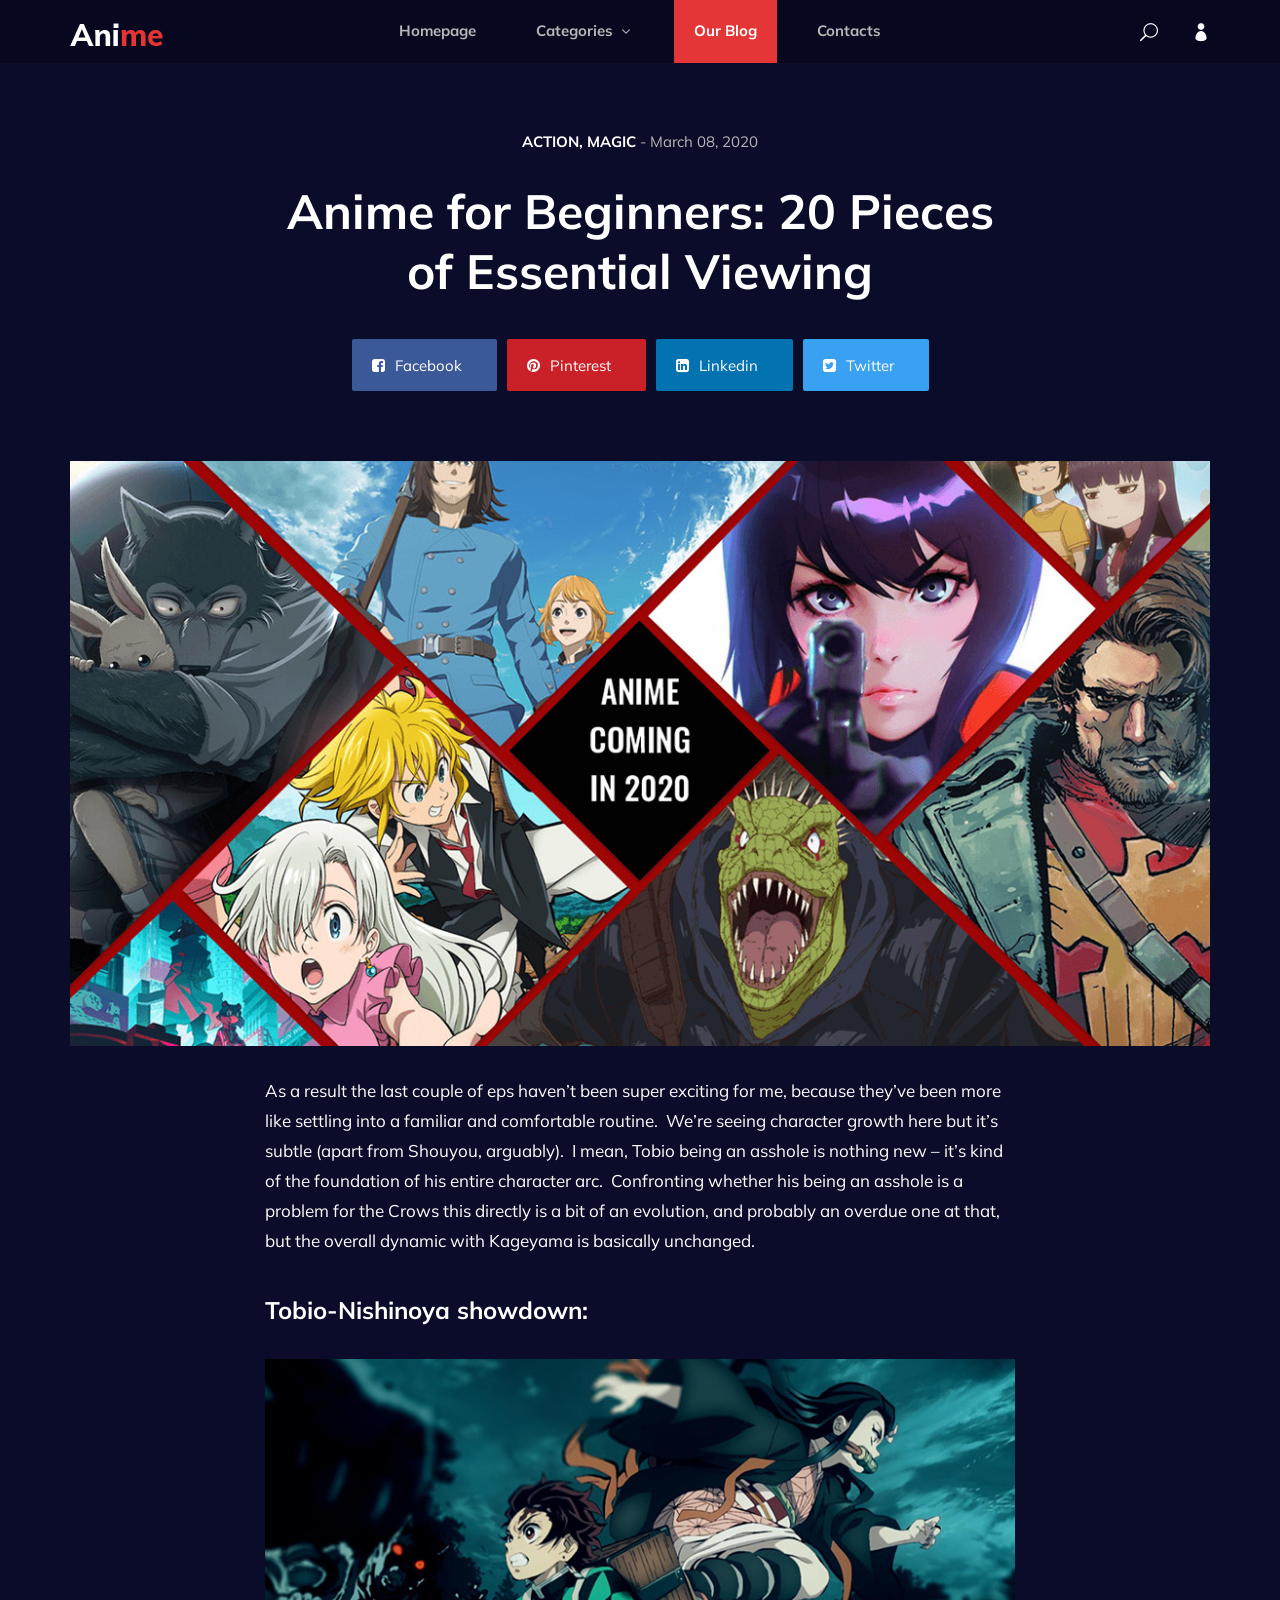
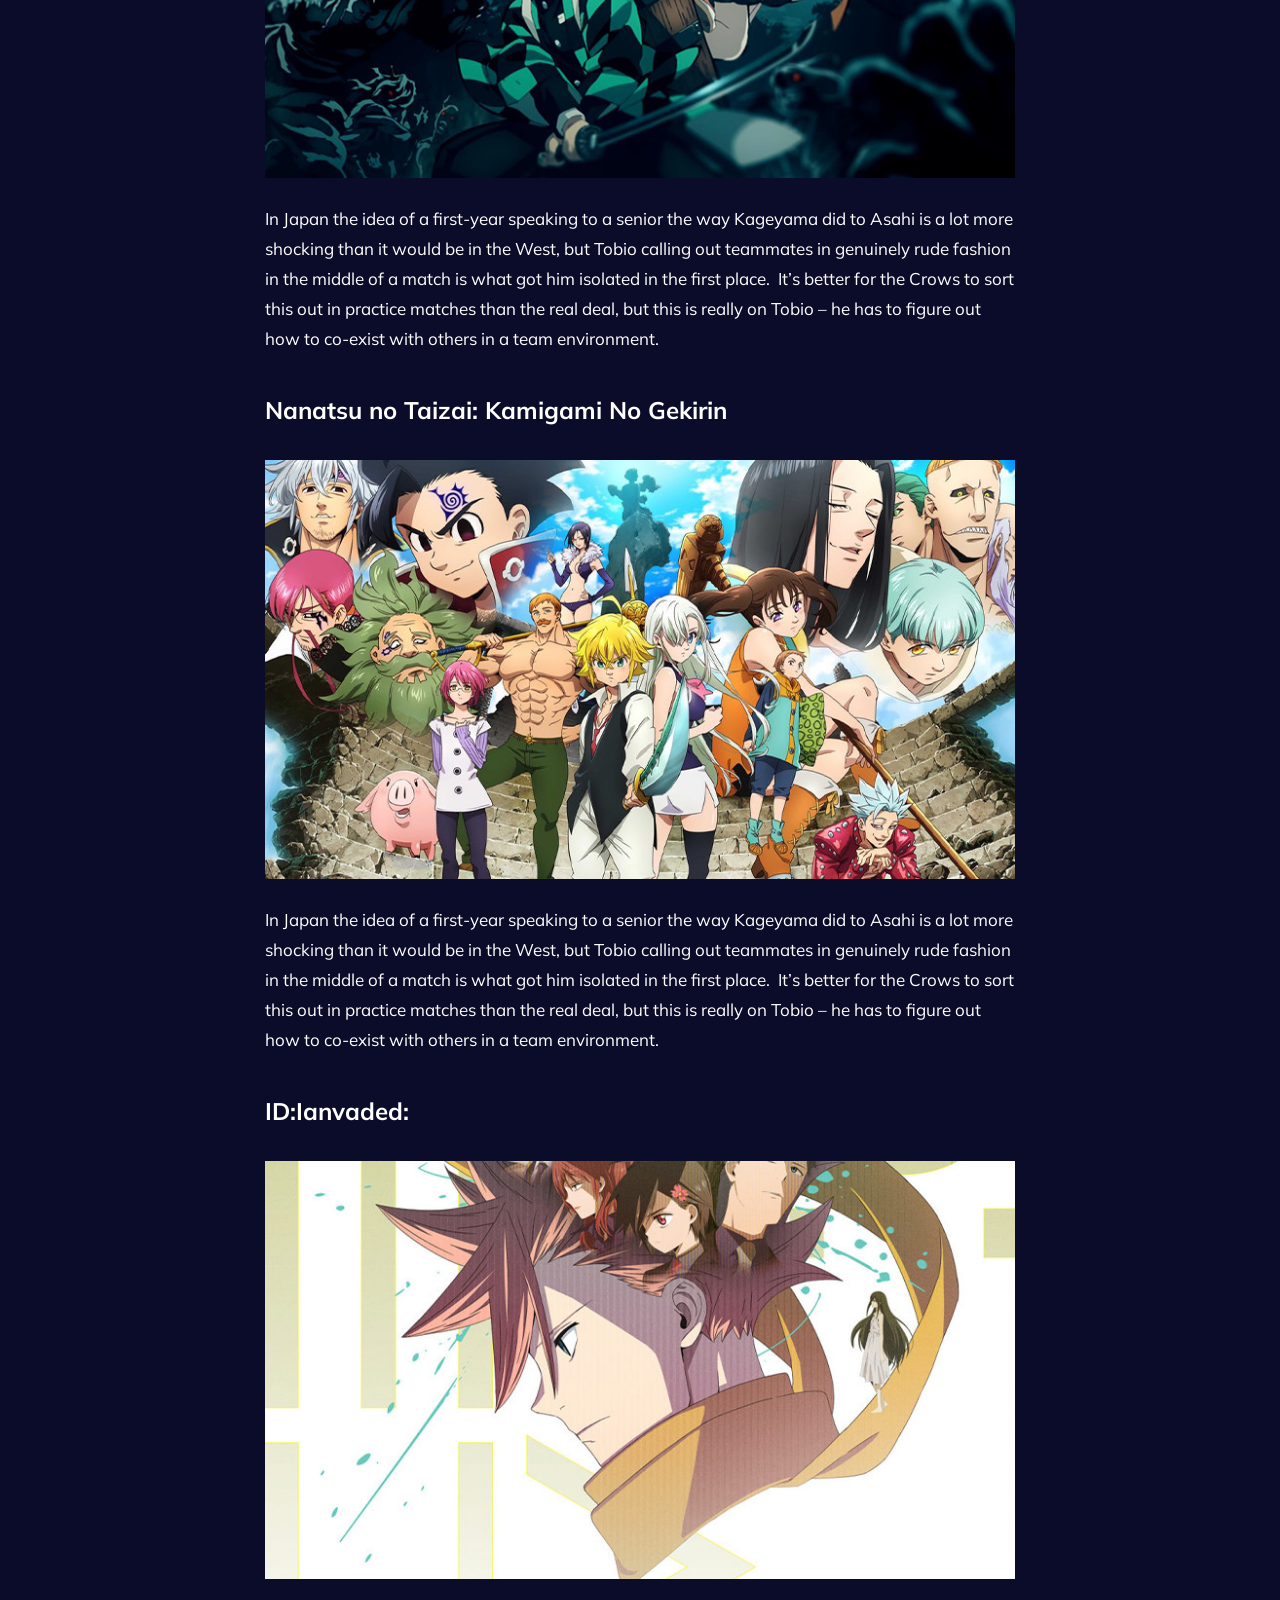
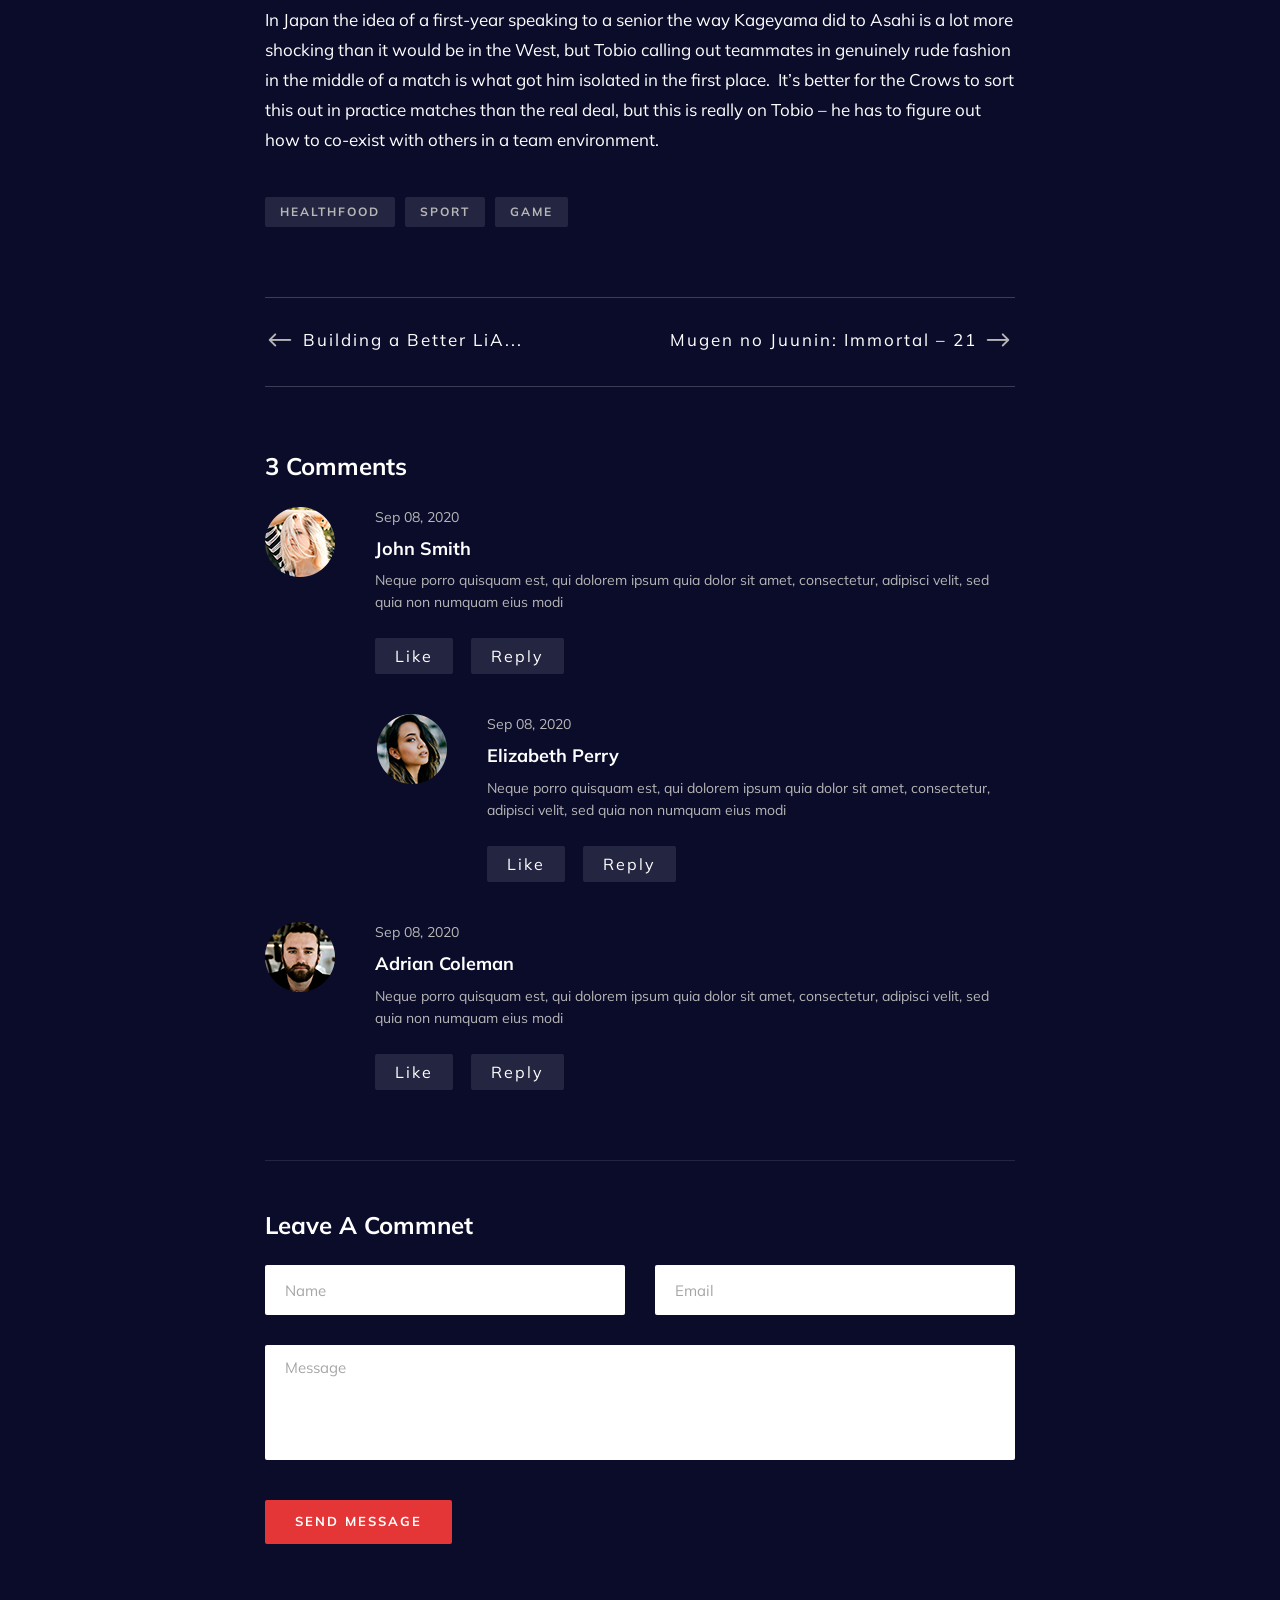
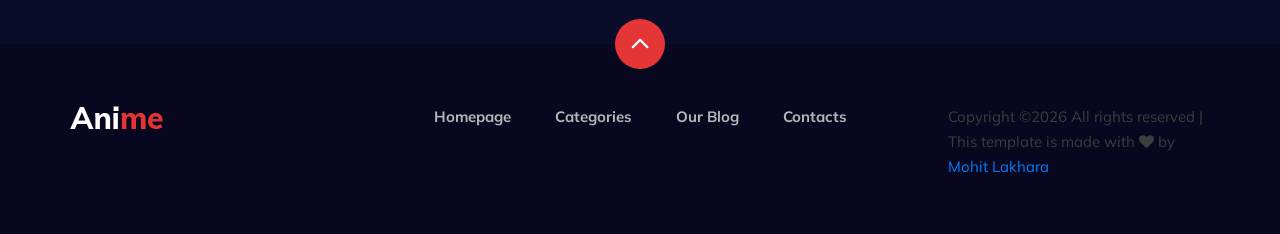
<file: blog-details.html>
<!DOCTYPE html>
<html lang="zxx">

<head>
    <meta charset="UTF-8">
    <meta name="description" content="Anime Template">
    <meta name="keywords" content="Anime, unica, creative, html">
    <meta name="viewport" content="width=device-width, initial-scale=1.0">
    <meta http-equiv="X-UA-Compatible" content="ie=edge">
    <title>Anime | Template</title>

    <!-- Google Font -->
    <link href="https://fonts.googleapis.com/css2?family=Oswald:wght@300;400;500;600;700&display=swap" rel="stylesheet">
    <link href="https://fonts.googleapis.com/css2?family=Mulish:wght@300;400;500;600;700;800;900&display=swap"
    rel="stylesheet">

    <!-- Css Styles -->
    <link rel="stylesheet" href="css/bootstrap.min.css" type="text/css">
    <link rel="stylesheet" href="css/font-awesome.min.css" type="text/css">
    <link rel="stylesheet" href="css/elegant-icons.css" type="text/css">
    <link rel="stylesheet" href="css/plyr.css" type="text/css">
    <link rel="stylesheet" href="css/nice-select.css" type="text/css">
    <link rel="stylesheet" href="css/owl.carousel.min.css" type="text/css">
    <link rel="stylesheet" href="css/slicknav.min.css" type="text/css">
    <link rel="stylesheet" href="css/style.css" type="text/css">
</head>

<body>
    <!-- Page Preloder -->
    <div id="preloder">
        <div class="loader"></div>
    </div>

    <!-- Header Section Begin -->
    <header class="header">
        <div class="container">
            <div class="row">
                <div class="col-lg-2">
                    <div class="header__logo">
                        <a href="./index.html">
                            <img src="img/logo.png" alt="">
                        </a>
                    </div>
                </div>
                <div class="col-lg-8">
                    <div class="header__nav">
                        <nav class="header__menu mobile-menu">
                            <ul>
                                <li><a href="./index.html">Homepage</a></li>
                                <li><a href="./categories.html">Categories <span class="arrow_carrot-down"></span></a>
                                    <ul class="dropdown">
                                        <li><a href="./categories.html">Categories</a></li>
                                        <li><a href="./anime-details.html">Anime Details</a></li>
                                        <li><a href="./anime-watching.html">Anime Watching</a></li>
                                        <li><a href="./blog-details.html">Blog Details</a></li>
                                        <li><a href="./signup.html">Sign Up</a></li>
                                        <li><a href="./login.html">Login</a></li>
                                    </ul>
                                </li>
                                <li class="active"><a href="./blog.html">Our Blog</a></li>
                                <li><a href="#">Contacts</a></li>
                            </ul>
                        </nav>
                    </div>
                </div>
                <div class="col-lg-2">
                    <div class="header__right">
                        <a href="#" class="search-switch"><span class="icon_search"></span></a>
                        <a href="./login.html"><span class="icon_profile"></span></a>
                    </div>
                </div>
            </div>
            <div id="mobile-menu-wrap"></div>
        </div>
    </header>
    <!-- Header End -->

    <!-- Blog Details Section Begin -->
    <section class="blog-details spad">
        <div class="container">
            <div class="row d-flex justify-content-center">
                <div class="col-lg-8">
                    <div class="blog__details__title">
                        <h6>Action, Magic <span>- March 08, 2020</span></h6>
                        <h2>Anime for Beginners: 20 Pieces of Essential Viewing</h2>
                        <div class="blog__details__social">
                            <a href="#" class="facebook"><i class="fa fa-facebook-square"></i> Facebook</a>
                            <a href="#" class="pinterest"><i class="fa fa-pinterest"></i> Pinterest</a>
                            <a href="#" class="linkedin"><i class="fa fa-linkedin-square"></i> Linkedin</a>
                            <a href="#" class="twitter"><i class="fa fa-twitter-square"></i> Twitter</a>
                        </div>
                    </div>
                </div>
                <div class="col-lg-12">
                    <div class="blog__details__pic">
                        <img src="img/blog/details/blog-details-pic.jpg" alt="">
                    </div>
                </div>
                <div class="col-lg-8">
                    <div class="blog__details__content">
                        <div class="blog__details__text">
                            <p>As a result the last couple of eps haven’t been super exciting for me, because they’ve
                                been more like settling into a familiar and comfortable routine.  We’re seeing character
                                growth here but it’s subtle (apart from Shouyou, arguably).  I mean, Tobio being an
                                asshole is nothing new – it’s kind of the foundation of his entire character arc. 
                                Confronting whether his being an asshole is a problem for the Crows this directly is a
                                bit of an evolution, and probably an overdue one at that, but the overall dynamic with
                            Kageyama is basically unchanged.</p>
                        </div>
                        <div class="blog__details__item__text">
                            <h4>Tobio-Nishinoya showdown:</h4>
                            <img src="img/blog/details/bd-item-1.jpg" alt="">
                            <p>In Japan the idea of a first-year speaking to a senior the way Kageyama did to Asahi is a
                                lot more shocking than it would be in the West, but Tobio calling out teammates in
                                genuinely rude fashion in the middle of a match is what got him isolated in the first
                                place.  It’s better for the Crows to sort this out in practice matches than the real
                                deal, but this is really on Tobio – he has to figure out how to co-exist with others in
                            a team environment.</p>
                        </div>
                        <div class="blog__details__item__text">
                            <h4>Nanatsu no Taizai: Kamigami No Gekirin</h4>
                            <img src="img/blog/details/bd-item-2.jpg" alt="">
                            <p>In Japan the idea of a first-year speaking to a senior the way Kageyama did to Asahi is a
                                lot more shocking than it would be in the West, but Tobio calling out teammates in
                                genuinely rude fashion in the middle of a match is what got him isolated in the first
                                place.  It’s better for the Crows to sort this out in practice matches than the real
                                deal, but this is really on Tobio – he has to figure out how to co-exist with others in
                            a team environment.</p>
                        </div>
                        <div class="blog__details__item__text">
                            <h4>ID:Ianvaded:</h4>
                            <img src="img/blog/details/bd-item-3.jpg" alt="">
                            <p>In Japan the idea of a first-year speaking to a senior the way Kageyama did to Asahi is a
                                lot more shocking than it would be in the West, but Tobio calling out teammates in
                                genuinely rude fashion in the middle of a match is what got him isolated in the first
                                place.  It’s better for the Crows to sort this out in practice matches than the real
                                deal, but this is really on Tobio – he has to figure out how to co-exist with others in
                            a team environment.</p>
                        </div>
                        <div class="blog__details__tags">
                            <a href="#">Healthfood</a>
                            <a href="#">Sport</a>
                            <a href="#">Game</a>
                        </div>
                        <div class="blog__details__btns">
                            <div class="row">
                                <div class="col-lg-6">
                                    <div class="blog__details__btns__item">
                                        <h5><a href="#"><span class="arrow_left"></span> Building a Better LiA...</a>
                                        </h5>
                                    </div>
                                </div>
                                <div class="col-lg-6">
                                    <div class="blog__details__btns__item next__btn">
                                        <h5><a href="#">Mugen no Juunin: Immortal – 21 <span
                                            class="arrow_right"></span></a></h5>
                                        </div>
                                    </div>
                                </div>
                            </div>
                            <div class="blog__details__comment">
                                <h4>3 Comments</h4>
                                <div class="blog__details__comment__item">
                                    <div class="blog__details__comment__item__pic">
                                        <img src="img/blog/details/comment-1.png" alt="">
                                    </div>
                                    <div class="blog__details__comment__item__text">
                                        <span>Sep 08, 2020</span>
                                        <h5>John Smith</h5>
                                        <p>Neque porro quisquam est, qui dolorem ipsum quia dolor sit amet, consectetur,
                                        adipisci velit, sed quia non numquam eius modi</p>
                                        <a href="#">Like</a>
                                        <a href="#">Reply</a>
                                    </div>
                                </div>
                                <div class="blog__details__comment__item blog__details__comment__item--reply">
                                    <div class="blog__details__comment__item__pic">
                                        <img src="img/blog/details/comment-2.png" alt="">
                                    </div>
                                    <div class="blog__details__comment__item__text">
                                        <span>Sep 08, 2020</span>
                                        <h5>Elizabeth Perry</h5>
                                        <p>Neque porro quisquam est, qui dolorem ipsum quia dolor sit amet, consectetur,
                                        adipisci velit, sed quia non numquam eius modi</p>
                                        <a href="#">Like</a>
                                        <a href="#">Reply</a>
                                    </div>
                                </div>
                                <div class="blog__details__comment__item">
                                    <div class="blog__details__comment__item__pic">
                                        <img src="img/blog/details/comment-3.png" alt="">
                                    </div>
                                    <div class="blog__details__comment__item__text">
                                        <span>Sep 08, 2020</span>
                                        <h5>Adrian Coleman</h5>
                                        <p>Neque porro quisquam est, qui dolorem ipsum quia dolor sit amet, consectetur,
                                        adipisci velit, sed quia non numquam eius modi</p>
                                        <a href="#">Like</a>
                                        <a href="#">Reply</a>
                                    </div>
                                </div>
                            </div>
                            <div class="blog__details__form">
                                <h4>Leave A Commnet</h4>
                                <form action="#">
                                    <div class="row">
                                        <div class="col-lg-6 col-md-6 col-sm-6">
                                            <input type="text" placeholder="Name">
                                        </div>
                                        <div class="col-lg-6 col-md-6 col-sm-6">
                                            <input type="text" placeholder="Email">
                                        </div>
                                        <div class="col-lg-12">
                                            <textarea placeholder="Message"></textarea>
                                            <button type="submit" class="site-btn">Send Message</button>
                                        </div>
                                    </div>
                                </form>
                            </div>
                        </div>
                    </div>
                </div>
            </div>
        </section>
        <!-- Blog Details Section End -->

        <!-- Footer Section Begin -->
        <footer class="footer">
            <div class="page-up">
                <a href="#" id="scrollToTopButton"><span class="arrow_carrot-up"></span></a>
            </div>
            <div class="container">
                <div class="row">
                    <div class="col-lg-3">
                        <div class="footer__logo">
                            <a href="./index.html"><img src="img/logo.png" alt=""></a>
                        </div>
                    </div>
                    <div class="col-lg-6">
                        <div class="footer__nav">
                            <ul>
                                <li class="active"><a href="./index.html">Homepage</a></li>
                                <li><a href="./categories.html">Categories</a></li>
                                <li><a href="./blog.html">Our Blog</a></li>
                                <li><a href="#">Contacts</a></li>
                            </ul>
                        </div>
                    </div>
                    <div class="col-lg-3">
                        <p>
                            Copyright &copy;<script>document.write(new Date().getFullYear());</script> All rights reserved | This template is made with <i class="fa fa-heart" aria-hidden="true"></i> by <a href="" target="_blank">Mohit Lakhara</a>
                         </p>

                      </div>
                  </div>
              </div>
          </footer>
          <!-- Footer Section End -->

          <!-- Search model Begin -->
          <div class="search-model">
            <div class="h-100 d-flex align-items-center justify-content-center">
                <div class="search-close-switch"><i class="icon_close"></i></div>
                <form class="search-model-form">
                    <input type="text" id="search-input" placeholder="Search here.....">
                </form>
            </div>
        </div>
        <!-- Search model end -->

        <!-- Js Plugins -->
        <script src="js/jquery-3.3.1.min.js"></script>
        <script src="js/bootstrap.min.js"></script>
        <script src="js/player.js"></script>
        <script src="js/jquery.nice-select.min.js"></script>
        <script src="js/mixitup.min.js"></script>
        <script src="js/jquery.slicknav.js"></script>
        <script src="js/owl.carousel.min.js"></script>
        <script src="js/main.js"></script>

    </body>

    </html>
</file>
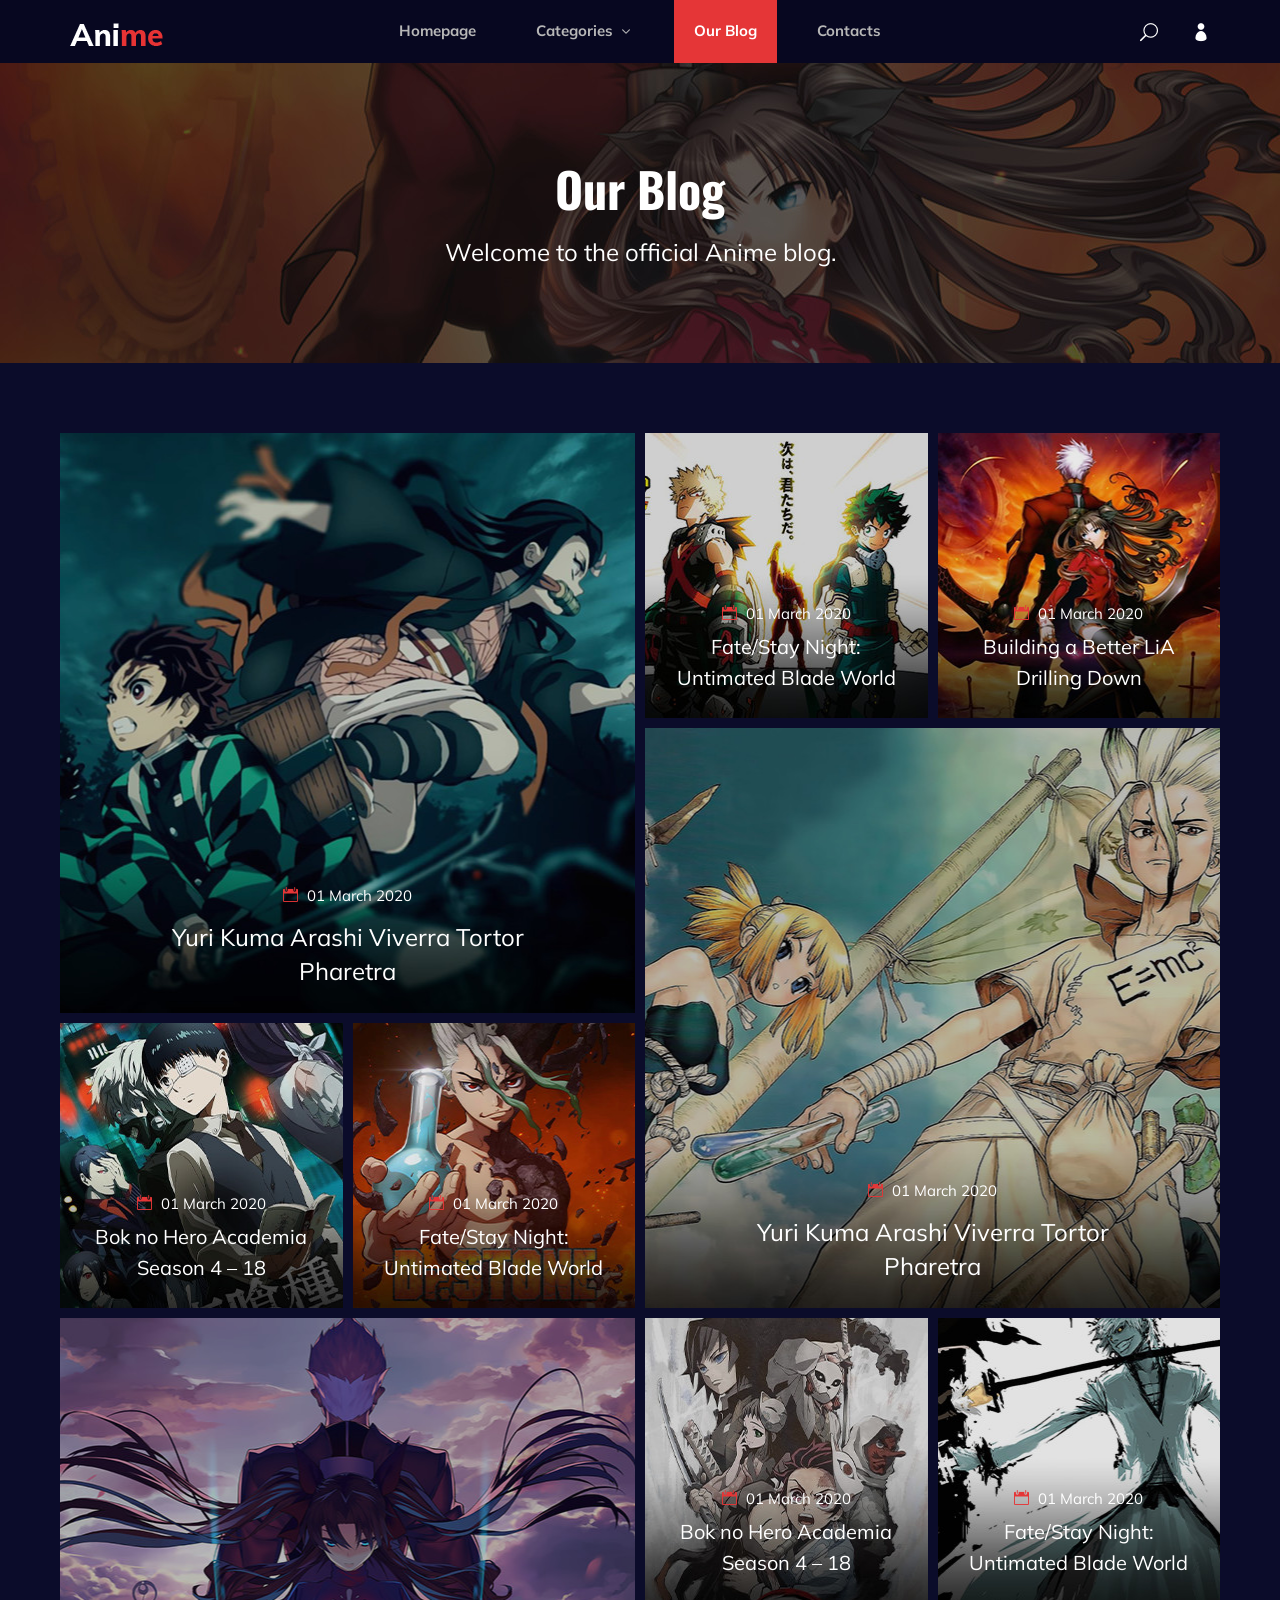
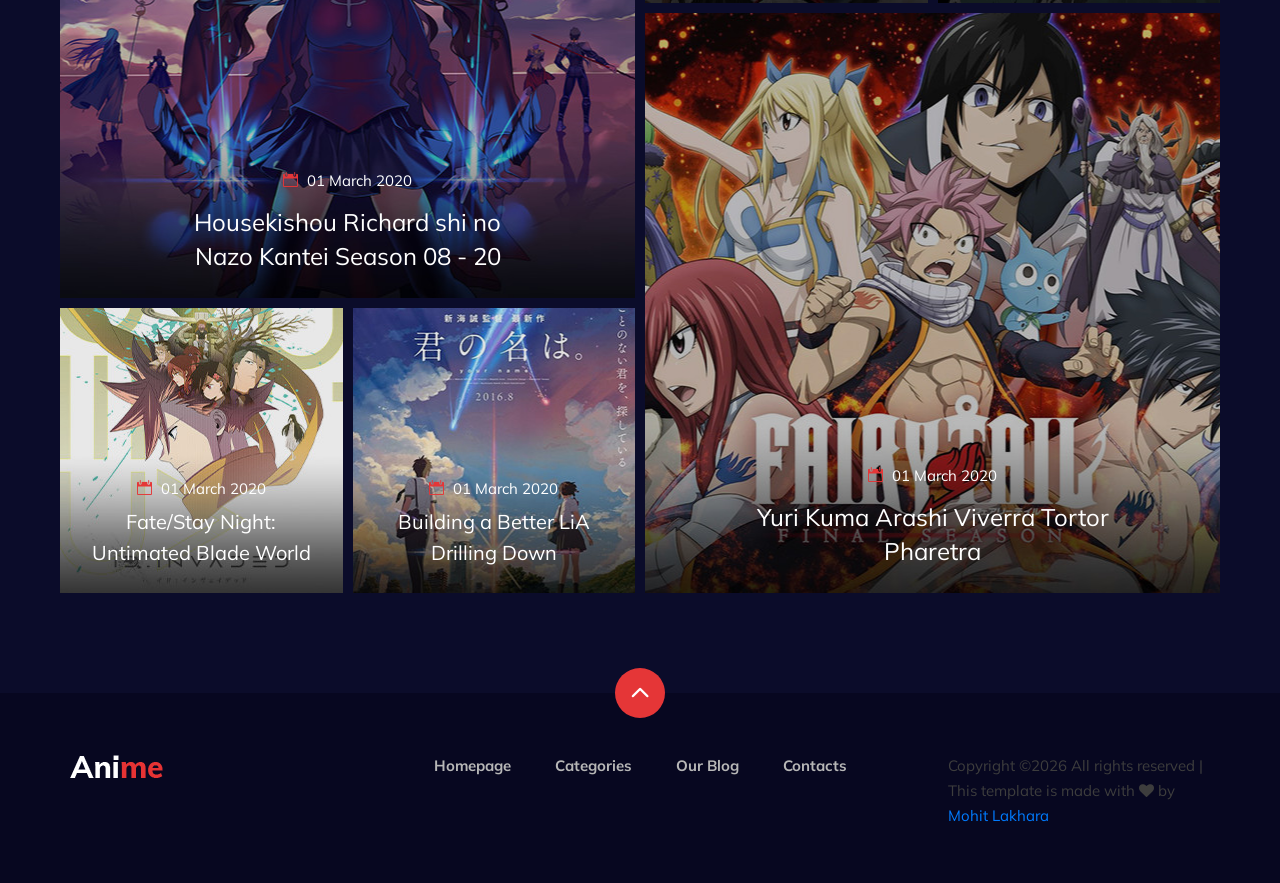
<file: blog.html>
<!DOCTYPE html>
<html lang="zxx">

<head>
    <meta charset="UTF-8">
    <meta name="description" content="Anime Template">
    <meta name="keywords" content="Anime, unica, creative, html">
    <meta name="viewport" content="width=device-width, initial-scale=1.0">
    <meta http-equiv="X-UA-Compatible" content="ie=edge">
    <title>Anime | Template</title>

    <!-- Google Font -->
    <link href="https://fonts.googleapis.com/css2?family=Oswald:wght@300;400;500;600;700&display=swap" rel="stylesheet">
    <link href="https://fonts.googleapis.com/css2?family=Mulish:wght@300;400;500;600;700;800;900&display=swap"
    rel="stylesheet">

    <!-- Css Styles -->
    <link rel="stylesheet" href="css/bootstrap.min.css" type="text/css">
    <link rel="stylesheet" href="css/font-awesome.min.css" type="text/css">
    <link rel="stylesheet" href="css/elegant-icons.css" type="text/css">
    <link rel="stylesheet" href="css/plyr.css" type="text/css">
    <link rel="stylesheet" href="css/nice-select.css" type="text/css">
    <link rel="stylesheet" href="css/owl.carousel.min.css" type="text/css">
    <link rel="stylesheet" href="css/slicknav.min.css" type="text/css">
    <link rel="stylesheet" href="css/style.css" type="text/css">
</head>

<body>
    <!-- Page Preloder -->
    <div id="preloder">
        <div class="loader"></div>
    </div>

    <!-- Header Section Begin -->
    <header class="header">
        <div class="container">
            <div class="row">
                <div class="col-lg-2">
                    <div class="header__logo">
                        <a href="./index.html">
                            <img src="img/logo.png" alt="">
                        </a>
                    </div>
                </div>
                <div class="col-lg-8">
                    <div class="header__nav">
                        <nav class="header__menu mobile-menu">
                            <ul>
                                <li><a href="./index.html">Homepage</a></li>
                                <li><a href="./categories.html">Categories <span class="arrow_carrot-down"></span></a>
                                    <ul class="dropdown">
                                        <li><a href="./categories.html">Categories</a></li>
                                        <li><a href="./anime-details.html">Anime Details</a></li>
                                        <li><a href="./anime-watching.html">Anime Watching</a></li>
                                        <li><a href="./blog-details.html">Blog Details</a></li>
                                        <li><a href="./signup.html">Sign Up</a></li>
                                        <li><a href="./login.html">Login</a></li>
                                    </ul>
                                </li>
                                <li class="active"><a href="./blog.html">Our Blog</a></li>
                                <li><a href="#">Contacts</a></li>
                            </ul>
                        </nav>
                    </div>
                </div>
                <div class="col-lg-2">
                    <div class="header__right">
                        <a href="#" class="search-switch"><span class="icon_search"></span></a>
                        <a href="./login.html"><span class="icon_profile"></span></a>
                    </div>
                </div>
            </div>
            <div id="mobile-menu-wrap"></div>
        </div>
    </header>
    <!-- Header End -->

    <!-- Normal Breadcrumb Begin -->
    <section class="normal-breadcrumb set-bg" data-setbg="img/normal-breadcrumb.jpg">
        <div class="container">
            <div class="row">
                <div class="col-lg-12 text-center">
                    <div class="normal__breadcrumb__text">
                        <h2>Our Blog</h2>
                        <p>Welcome to the official Anime blog.</p>
                    </div>
                </div>
            </div>
        </div>
    </section>
    <!-- Normal Breadcrumb End -->

    <!-- Blog Section Begin -->
    <section class="blog spad">
        <div class="container">
            <div class="row">
                <div class="col-lg-6">
                    <div class="row">
                        <div class="col-lg-12">
                            <div class="blog__item set-bg" data-setbg="img/blog/blog-1.jpg">
                                <div class="blog__item__text">
                                    <p><span class="icon_calendar"></span> 01 March 2020</p>
                                    <h4><a href="#">Yuri Kuma Arashi Viverra Tortor Pharetra</a></h4>
                                </div>
                            </div>
                        </div>
                        <div class="col-lg-6 col-md-6 col-sm-6">
                            <div class="blog__item small__item set-bg" data-setbg="img/blog/blog-4.jpg">
                                <div class="blog__item__text">
                                    <p><span class="icon_calendar"></span> 01 March 2020</p>
                                    <h4><a href="#">Bok no Hero Academia Season 4 – 18</a></h4>
                                </div>
                            </div>
                        </div>
                        <div class="col-lg-6 col-md-6 col-sm-6">
                            <div class="blog__item small__item set-bg" data-setbg="img/blog/blog-5.jpg">
                                <div class="blog__item__text">
                                    <p><span class="icon_calendar"></span> 01 March 2020</p>
                                    <h4><a href="#">Fate/Stay Night: Untimated Blade World</a></h4>
                                </div>
                            </div>
                        </div>
                        <div class="col-lg-12">
                            <div class="blog__item set-bg" data-setbg="img/blog/blog-7.jpg">
                                <div class="blog__item__text">
                                    <p><span class="icon_calendar"></span> 01 March 2020</p>
                                    <h4><a href="#">Housekishou Richard shi no Nazo Kantei Season 08 - 20</a></h4>
                                </div>
                            </div>
                        </div>
                        <div class="col-lg-6 col-md-6 col-sm-6">
                            <div class="blog__item small__item set-bg" data-setbg="img/blog/blog-10.jpg">
                                <div class="blog__item__text">
                                    <p><span class="icon_calendar"></span> 01 March 2020</p>
                                    <h4><a href="#">Fate/Stay Night: Untimated Blade World</a></h4>
                                </div>
                            </div>
                        </div>
                        <div class="col-lg-6 col-md-6 col-sm-6">
                            <div class="blog__item small__item set-bg" data-setbg="img/blog/blog-11.jpg">
                                <div class="blog__item__text">
                                    <p><span class="icon_calendar"></span> 01 March 2020</p>
                                    <h4><a href="#">Building a Better LiA Drilling Down</a></h4>
                                </div>
                            </div>
                        </div>
                    </div>
                </div>
                <div class="col-lg-6">
                    <div class="row">
                        <div class="col-lg-6 col-md-6 col-sm-6">
                            <div class="blog__item small__item set-bg" data-setbg="img/blog/blog-2.jpg">
                                <div class="blog__item__text">
                                    <p><span class="icon_calendar"></span> 01 March 2020</p>
                                    <h4><a href="#">Fate/Stay Night: Untimated Blade World</a></h4>
                                </div>
                            </div>
                        </div>
                        <div class="col-lg-6 col-md-6 col-sm-6">
                            <div class="blog__item small__item set-bg" data-setbg="img/blog/blog-3.jpg">
                                <div class="blog__item__text">
                                    <p><span class="icon_calendar"></span> 01 March 2020</p>
                                    <h4><a href="#">Building a Better LiA Drilling Down</a></h4>
                                </div>
                            </div>
                        </div>
                        <div class="col-lg-12">
                            <div class="blog__item set-bg" data-setbg="img/blog/blog-6.jpg">
                                <div class="blog__item__text">
                                    <p><span class="icon_calendar"></span> 01 March 2020</p>
                                    <h4><a href="#">Yuri Kuma Arashi Viverra Tortor Pharetra</a></h4>
                                </div>
                            </div>
                        </div>
                        <div class="col-lg-6 col-md-6 col-sm-6">
                            <div class="blog__item small__item set-bg" data-setbg="img/blog/blog-8.jpg">
                                <div class="blog__item__text">
                                    <p><span class="icon_calendar"></span> 01 March 2020</p>
                                    <h4><a href="#">Bok no Hero Academia Season 4 – 18</a></h4>
                                </div>
                            </div>
                        </div>
                        <div class="col-lg-6 col-md-6 col-sm-6">
                            <div class="blog__item small__item set-bg" data-setbg="img/blog/blog-9.jpg">
                                <div class="blog__item__text">
                                    <p><span class="icon_calendar"></span> 01 March 2020</p>
                                    <h4><a href="#">Fate/Stay Night: Untimated Blade World</a></h4>
                                </div>
                            </div>
                        </div>
                        <div class="col-lg-12">
                            <div class="blog__item set-bg" data-setbg="img/blog/blog-12.jpg">
                                <div class="blog__item__text">
                                    <p><span class="icon_calendar"></span> 01 March 2020</p>
                                    <h4><a href="#">Yuri Kuma Arashi Viverra Tortor Pharetra</a></h4>
                                </div>
                            </div>
                        </div>
                    </div>
                </div>
            </div>
        </div>
    </section>
    <!-- Blog Section End -->

    <!-- Footer Section Begin -->
    <footer class="footer">
        <div class="page-up">
            <a href="#" id="scrollToTopButton"><span class="arrow_carrot-up"></span></a>
        </div>
        <div class="container">
            <div class="row">
                <div class="col-lg-3">
                    <div class="footer__logo">
                        <a href="./index.html"><img src="img/logo.png" alt=""></a>
                    </div>
                </div>
                <div class="col-lg-6">
                    <div class="footer__nav">
                        <ul>
                            <li class="active"><a href="./index.html">Homepage</a></li>
                            <li><a href="./categories.html">Categories</a></li>
                            <li><a href="./blog.html">Our Blog</a></li>
                            <li><a href="#">Contacts</a></li>
                        </ul>
                    </div>
                </div>
                <div class="col-lg-3">
                    <p>  Copyright &copy;<script>document.write(new Date().getFullYear());</script> All rights reserved | This template is made with <i class="fa fa-heart" aria-hidden="true"></i> by <a href="" target="_blank">Mohit Lakhara</a></p>

                  </div>
              </div>
          </div>
      </footer>
      <!-- Footer Section End -->

      <!-- Search model Begin -->
      <div class="search-model">
        <div class="h-100 d-flex align-items-center justify-content-center">
            <div class="search-close-switch"><i class="icon_close"></i></div>
            <form class="search-model-form">
                <input type="text" id="search-input" placeholder="Search here.....">
            </form>
        </div>
    </div>
    <!-- Search model end -->

    <!-- Js Plugins -->
    <script src="js/jquery-3.3.1.min.js"></script>
    <script src="js/bootstrap.min.js"></script>
    <script src="js/player.js"></script>
    <script src="js/jquery.nice-select.min.js"></script>
    <script src="js/mixitup.min.js"></script>
    <script src="js/jquery.slicknav.js"></script>
    <script src="js/owl.carousel.min.js"></script>
    <script src="js/main.js"></script>

</body>

</html>
</file>
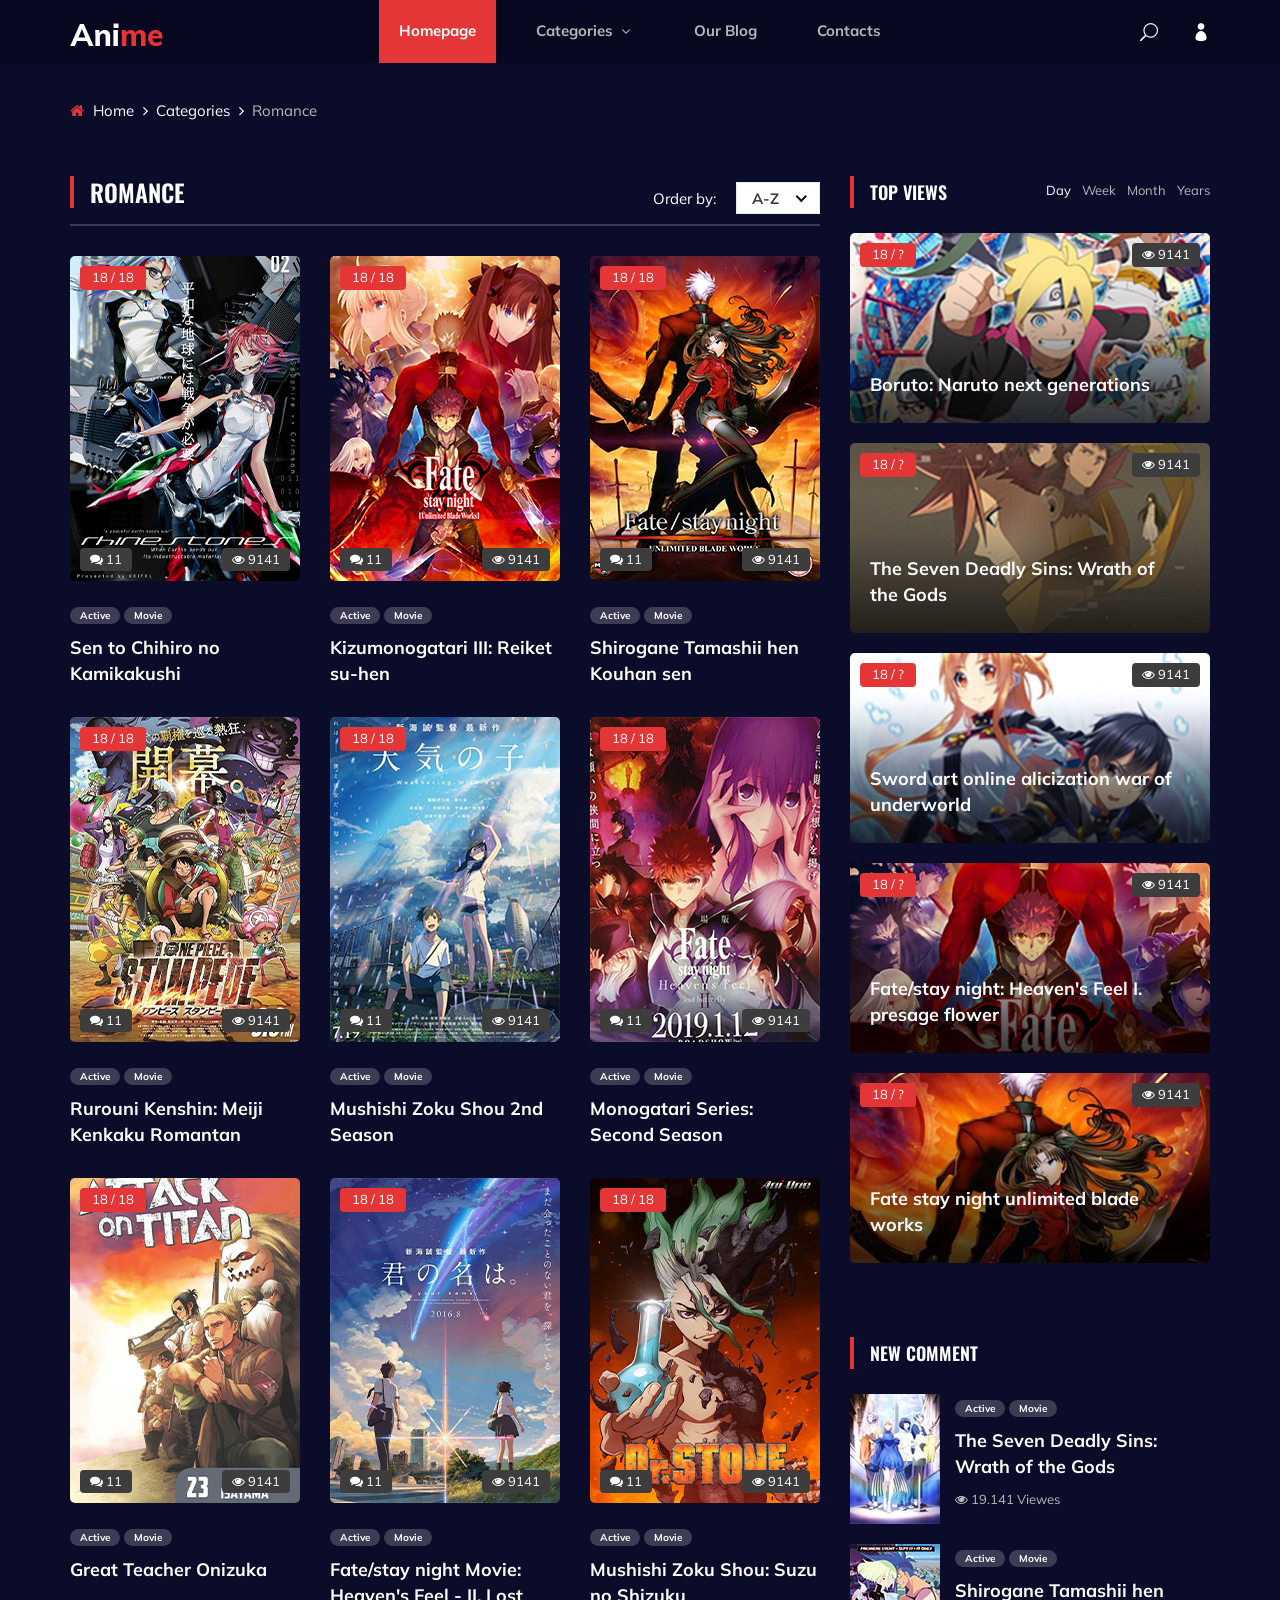
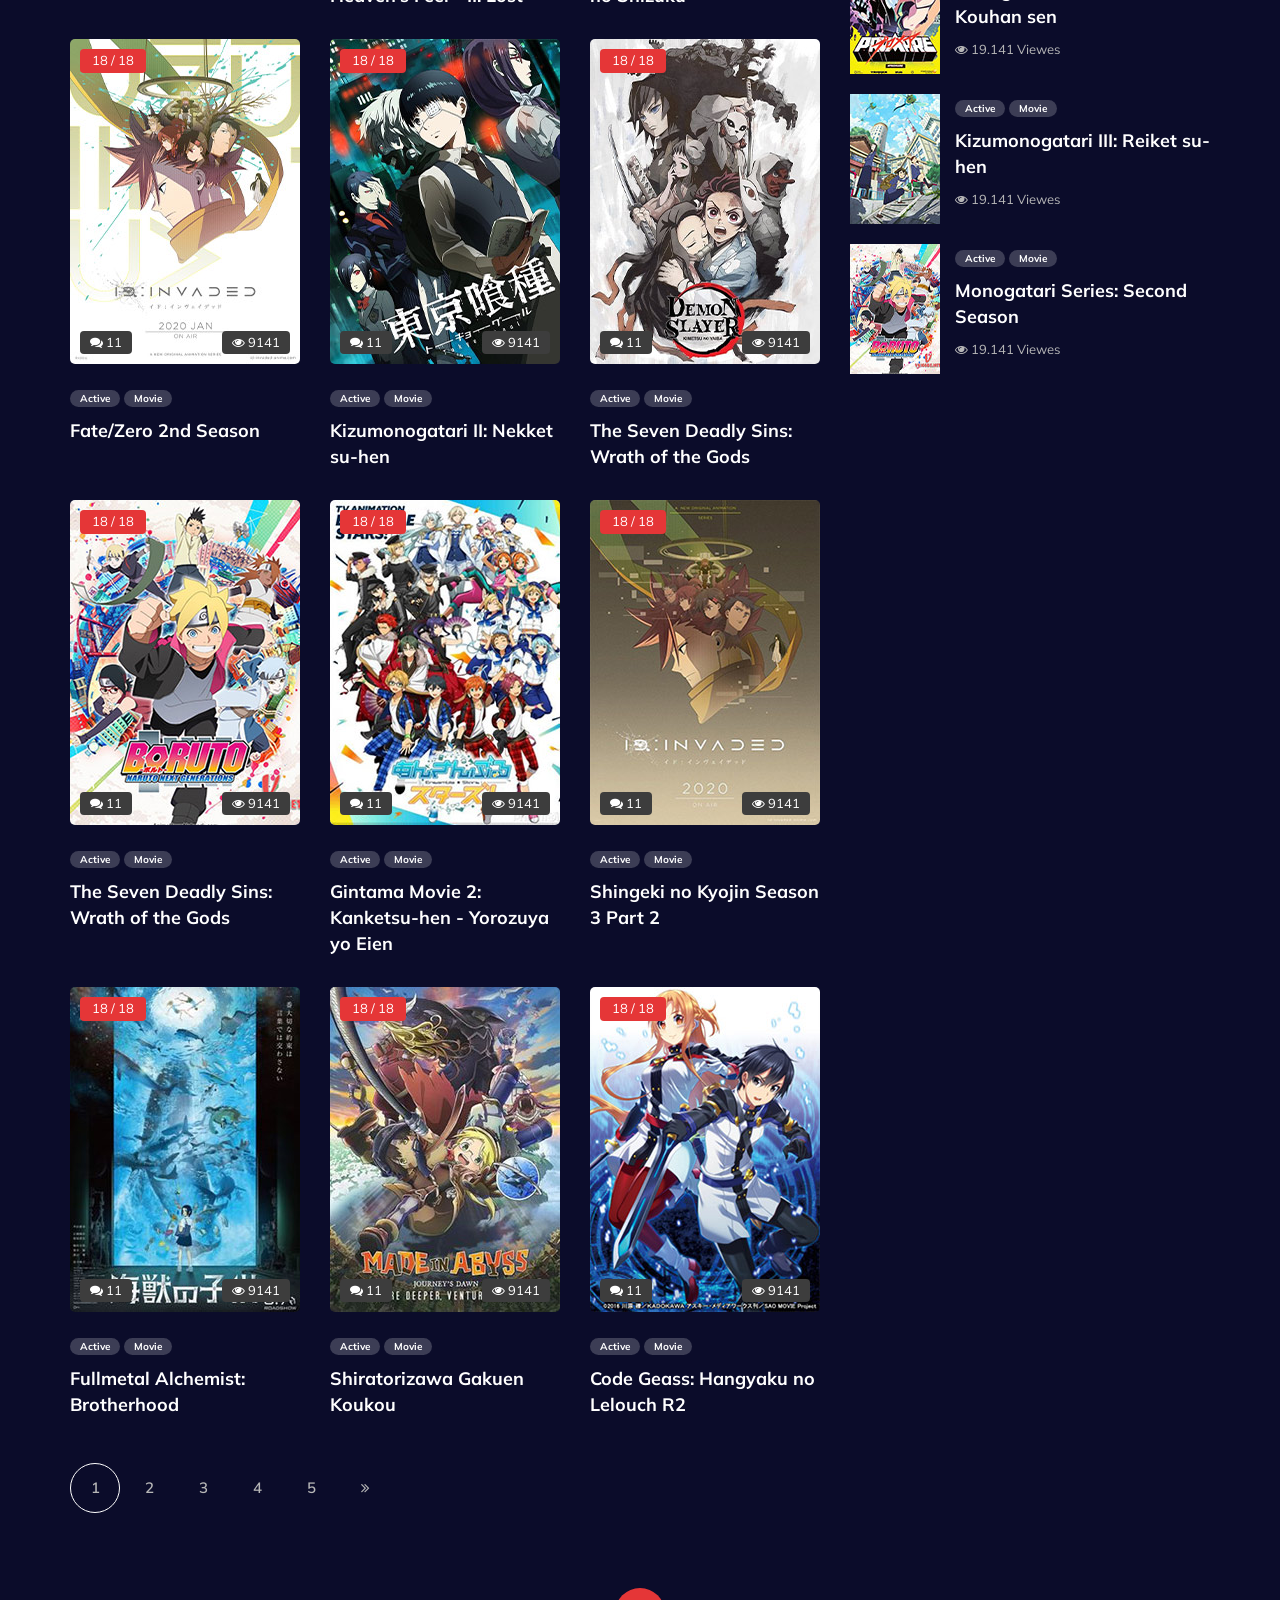
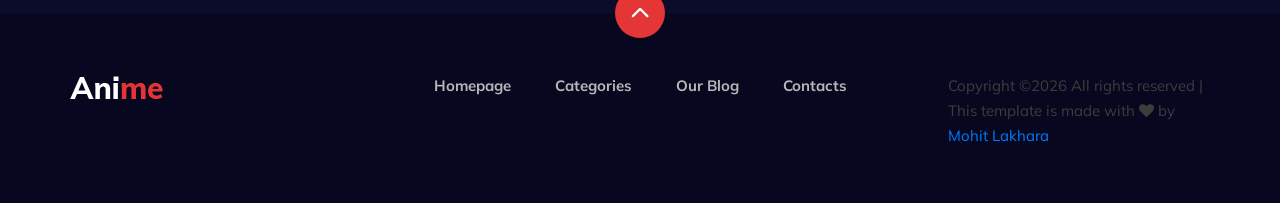
<file: categories.html>
<!DOCTYPE html>
<html lang="zxx">

<head>
    <meta charset="UTF-8">
    <meta name="description" content="Anime Template">
    <meta name="keywords" content="Anime, unica, creative, html">
    <meta name="viewport" content="width=device-width, initial-scale=1.0">
    <meta http-equiv="X-UA-Compatible" content="ie=edge">
    <title>Anime | Template</title>

    <!-- Google Font -->
    <link href="https://fonts.googleapis.com/css2?family=Oswald:wght@300;400;500;600;700&display=swap" rel="stylesheet">
    <link href="https://fonts.googleapis.com/css2?family=Mulish:wght@300;400;500;600;700;800;900&display=swap"
    rel="stylesheet">

    <!-- Css Styles -->
    <link rel="stylesheet" href="css/bootstrap.min.css" type="text/css">
    <link rel="stylesheet" href="css/font-awesome.min.css" type="text/css">
    <link rel="stylesheet" href="css/elegant-icons.css" type="text/css">
    <link rel="stylesheet" href="css/plyr.css" type="text/css">
    <link rel="stylesheet" href="css/nice-select.css" type="text/css">
    <link rel="stylesheet" href="css/owl.carousel.min.css" type="text/css">
    <link rel="stylesheet" href="css/slicknav.min.css" type="text/css">
    <link rel="stylesheet" href="css/style.css" type="text/css">
</head>

<body>
    <!-- Page Preloder -->
    <div id="preloder">
        <div class="loader"></div>
    </div>

    <!-- Header Section Begin -->
    <header class="header">
        <div class="container">
            <div class="row">
                <div class="col-lg-2">
                    <div class="header__logo">
                        <a href="./index.html">
                            <img src="img/logo.png" alt="">
                        </a>
                    </div>
                </div>
                <div class="col-lg-8">
                    <div class="header__nav">
                        <nav class="header__menu mobile-menu">
                            <ul>
                                <li class="active"><a href="./index.html">Homepage</a></li>
                                <li><a href="./categories.html">Categories <span class="arrow_carrot-down"></span></a>
                                    <ul class="dropdown">
                                        <li><a href="./categories.html">Categories</a></li>
                                        <li><a href="./anime-details.html">Anime Details</a></li>
                                        <li><a href="./anime-watching.html">Anime Watching</a></li>
                                        <li><a href="./blog-details.html">Blog Details</a></li>
                                        <li><a href="./signup.html">Sign Up</a></li>
                                        <li><a href="./login.html">Login</a></li>
                                    </ul>
                                </li>
                                <li><a href="./blog.html">Our Blog</a></li>
                                <li><a href="#">Contacts</a></li>
                            </ul>
                        </nav>
                    </div>
                </div>
                <div class="col-lg-2">
                    <div class="header__right">
                        <a href="#" class="search-switch"><span class="icon_search"></span></a>
                        <a href="./login.html"><span class="icon_profile"></span></a>
                    </div>
                </div>
            </div>
            <div id="mobile-menu-wrap"></div>
        </div>
    </header>
    <!-- Header End -->

    <!-- Breadcrumb Begin -->
    <div class="breadcrumb-option">
        <div class="container">
            <div class="row">
                <div class="col-lg-12">
                    <div class="breadcrumb__links">
                        <a href="./index.html"><i class="fa fa-home"></i> Home</a>
                        <a href="./categories.html">Categories</a>
                        <span>Romance</span>
                    </div>
                </div>
            </div>
        </div>
    </div>
    <!-- Breadcrumb End -->

    <!-- Product Section Begin -->
    <section class="product-page spad">
        <div class="container">
            <div class="row">
                <div class="col-lg-8">
                    <div class="product__page__content">
                        <div class="product__page__title">
                            <div class="row">
                                <div class="col-lg-8 col-md-8 col-sm-6">
                                    <div class="section-title">
                                        <h4>Romance</h4>
                                    </div>
                                </div>
                                <div class="col-lg-4 col-md-4 col-sm-6">
                                    <div class="product__page__filter">
                                        <p>Order by:</p>
                                        <select>
                                            <option value="">A-Z</option>
                                            <option value="">1-10</option>
                                            <option value="">10-50</option>
                                        </select>
                                    </div>
                                </div>
                            </div>
                        </div>
                        <div class="row">
                            <div class="col-lg-4 col-md-6 col-sm-6">
                                <div class="product__item">
                                    <div class="product__item__pic set-bg" data-setbg="img/popular/popular-1.jpg">
                                        <div class="ep">18 / 18</div>
                                        <div class="comment"><i class="fa fa-comments"></i> 11</div>
                                        <div class="view"><i class="fa fa-eye"></i> 9141</div>
                                    </div>
                                    <div class="product__item__text">
                                        <ul>
                                            <li>Active</li>
                                            <li>Movie</li>
                                        </ul>
                                        <h5><a href="#">Sen to Chihiro no Kamikakushi</a></h5>
                                    </div>
                                </div>
                            </div>
                            <div class="col-lg-4 col-md-6 col-sm-6">
                                <div class="product__item">
                                    <div class="product__item__pic set-bg" data-setbg="img/popular/popular-2.jpg">
                                        <div class="ep">18 / 18</div>
                                        <div class="comment"><i class="fa fa-comments"></i> 11</div>
                                        <div class="view"><i class="fa fa-eye"></i> 9141</div>
                                    </div>
                                    <div class="product__item__text">
                                        <ul>
                                            <li>Active</li>
                                            <li>Movie</li>
                                        </ul>
                                        <h5><a href="#">Kizumonogatari III: Reiket su-hen</a></h5>
                                    </div>
                                </div>
                            </div>
                            <div class="col-lg-4 col-md-6 col-sm-6">
                                <div class="product__item">
                                    <div class="product__item__pic set-bg" data-setbg="img/popular/popular-3.jpg">
                                        <div class="ep">18 / 18</div>
                                        <div class="comment"><i class="fa fa-comments"></i> 11</div>
                                        <div class="view"><i class="fa fa-eye"></i> 9141</div>
                                    </div>
                                    <div class="product__item__text">
                                        <ul>
                                            <li>Active</li>
                                            <li>Movie</li>
                                        </ul>
                                        <h5><a href="#">Shirogane Tamashii hen Kouhan sen</a></h5>
                                    </div>
                                </div>
                            </div>
                            <div class="col-lg-4 col-md-6 col-sm-6">
                                <div class="product__item">
                                    <div class="product__item__pic set-bg" data-setbg="img/popular/popular-4.jpg">
                                        <div class="ep">18 / 18</div>
                                        <div class="comment"><i class="fa fa-comments"></i> 11</div>
                                        <div class="view"><i class="fa fa-eye"></i> 9141</div>
                                    </div>
                                    <div class="product__item__text">
                                        <ul>
                                            <li>Active</li>
                                            <li>Movie</li>
                                        </ul>
                                        <h5><a href="#">Rurouni Kenshin: Meiji Kenkaku Romantan</a></h5>
                                    </div>
                                </div>
                            </div>
                            <div class="col-lg-4 col-md-6 col-sm-6">
                                <div class="product__item">
                                    <div class="product__item__pic set-bg" data-setbg="img/popular/popular-5.jpg">
                                        <div class="ep">18 / 18</div>
                                        <div class="comment"><i class="fa fa-comments"></i> 11</div>
                                        <div class="view"><i class="fa fa-eye"></i> 9141</div>
                                    </div>
                                    <div class="product__item__text">
                                        <ul>
                                            <li>Active</li>
                                            <li>Movie</li>
                                        </ul>
                                        <h5><a href="#">Mushishi Zoku Shou 2nd Season</a></h5>
                                    </div>
                                </div>
                            </div>
                            <div class="col-lg-4 col-md-6 col-sm-6">
                                <div class="product__item">
                                    <div class="product__item__pic set-bg" data-setbg="img/popular/popular-6.jpg">
                                        <div class="ep">18 / 18</div>
                                        <div class="comment"><i class="fa fa-comments"></i> 11</div>
                                        <div class="view"><i class="fa fa-eye"></i> 9141</div>
                                    </div>
                                    <div class="product__item__text">
                                        <ul>
                                            <li>Active</li>
                                            <li>Movie</li>
                                        </ul>
                                        <h5><a href="#">Monogatari Series: Second Season</a></h5>
                                    </div>
                                </div>
                            </div>
                            <div class="col-lg-4 col-md-6 col-sm-6">
                                <div class="product__item">
                                    <div class="product__item__pic set-bg" data-setbg="img/recent/recent-1.jpg">
                                        <div class="ep">18 / 18</div>
                                        <div class="comment"><i class="fa fa-comments"></i> 11</div>
                                        <div class="view"><i class="fa fa-eye"></i> 9141</div>
                                    </div>
                                    <div class="product__item__text">
                                        <ul>
                                            <li>Active</li>
                                            <li>Movie</li>
                                        </ul>
                                        <h5><a href="#">Great Teacher Onizuka</a></h5>
                                    </div>
                                </div>
                            </div>
                            <div class="col-lg-4 col-md-6 col-sm-6">
                                <div class="product__item">
                                    <div class="product__item__pic set-bg" data-setbg="img/recent/recent-2.jpg">
                                        <div class="ep">18 / 18</div>
                                        <div class="comment"><i class="fa fa-comments"></i> 11</div>
                                        <div class="view"><i class="fa fa-eye"></i> 9141</div>
                                    </div>
                                    <div class="product__item__text">
                                        <ul>
                                            <li>Active</li>
                                            <li>Movie</li>
                                        </ul>
                                        <h5><a href="#">Fate/stay night Movie: Heaven's Feel - II. Lost</a></h5>
                                    </div>
                                </div>
                            </div>
                            <div class="col-lg-4 col-md-6 col-sm-6">
                                <div class="product__item">
                                    <div class="product__item__pic set-bg" data-setbg="img/recent/recent-3.jpg">
                                        <div class="ep">18 / 18</div>
                                        <div class="comment"><i class="fa fa-comments"></i> 11</div>
                                        <div class="view"><i class="fa fa-eye"></i> 9141</div>
                                    </div>
                                    <div class="product__item__text">
                                        <ul>
                                            <li>Active</li>
                                            <li>Movie</li>
                                        </ul>
                                        <h5><a href="#">Mushishi Zoku Shou: Suzu no Shizuku</a></h5>
                                    </div>
                                </div>
                            </div>
                            <div class="col-lg-4 col-md-6 col-sm-6">
                                <div class="product__item">
                                    <div class="product__item__pic set-bg" data-setbg="img/recent/recent-4.jpg">
                                        <div class="ep">18 / 18</div>
                                        <div class="comment"><i class="fa fa-comments"></i> 11</div>
                                        <div class="view"><i class="fa fa-eye"></i> 9141</div>
                                    </div>
                                    <div class="product__item__text">
                                        <ul>
                                            <li>Active</li>
                                            <li>Movie</li>
                                        </ul>
                                        <h5><a href="#">Fate/Zero 2nd Season</a></h5>
                                    </div>
                                </div>
                            </div>
                            <div class="col-lg-4 col-md-6 col-sm-6">
                                <div class="product__item">
                                    <div class="product__item__pic set-bg" data-setbg="img/recent/recent-5.jpg">
                                        <div class="ep">18 / 18</div>
                                        <div class="comment"><i class="fa fa-comments"></i> 11</div>
                                        <div class="view"><i class="fa fa-eye"></i> 9141</div>
                                    </div>
                                    <div class="product__item__text">
                                        <ul>
                                            <li>Active</li>
                                            <li>Movie</li>
                                        </ul>
                                        <h5><a href="#">Kizumonogatari II: Nekket su-hen</a></h5>
                                    </div>
                                </div>
                            </div>
                            <div class="col-lg-4 col-md-6 col-sm-6">
                                <div class="product__item">
                                    <div class="product__item__pic set-bg" data-setbg="img/recent/recent-6.jpg">
                                        <div class="ep">18 / 18</div>
                                        <div class="comment"><i class="fa fa-comments"></i> 11</div>
                                        <div class="view"><i class="fa fa-eye"></i> 9141</div>
                                    </div>
                                    <div class="product__item__text">
                                        <ul>
                                            <li>Active</li>
                                            <li>Movie</li>
                                        </ul>
                                        <h5><a href="#">The Seven Deadly Sins: Wrath of the Gods</a></h5>
                                    </div>
                                </div>
                            </div>
                            <div class="col-lg-4 col-md-6 col-sm-6">
                                <div class="product__item">
                                    <div class="product__item__pic set-bg" data-setbg="img/trending/trend-1.jpg">
                                        <div class="ep">18 / 18</div>
                                        <div class="comment"><i class="fa fa-comments"></i> 11</div>
                                        <div class="view"><i class="fa fa-eye"></i> 9141</div>
                                    </div>
                                    <div class="product__item__text">
                                        <ul>
                                            <li>Active</li>
                                            <li>Movie</li>
                                        </ul>
                                        <h5><a href="#">The Seven Deadly Sins: Wrath of the Gods</a></h5>
                                    </div>
                                </div>
                            </div>
                            <div class="col-lg-4 col-md-6 col-sm-6">
                                <div class="product__item">
                                    <div class="product__item__pic set-bg" data-setbg="img/trending/trend-2.jpg">
                                        <div class="ep">18 / 18</div>
                                        <div class="comment"><i class="fa fa-comments"></i> 11</div>
                                        <div class="view"><i class="fa fa-eye"></i> 9141</div>
                                    </div>
                                    <div class="product__item__text">
                                        <ul>
                                            <li>Active</li>
                                            <li>Movie</li>
                                        </ul>
                                        <h5><a href="#">Gintama Movie 2: Kanketsu-hen - Yorozuya yo Eien</a></h5>
                                    </div>
                                </div>
                            </div>
                            <div class="col-lg-4 col-md-6 col-sm-6">
                                <div class="product__item">
                                    <div class="product__item__pic set-bg" data-setbg="img/trending/trend-3.jpg">
                                        <div class="ep">18 / 18</div>
                                        <div class="comment"><i class="fa fa-comments"></i> 11</div>
                                        <div class="view"><i class="fa fa-eye"></i> 9141</div>
                                    </div>
                                    <div class="product__item__text">
                                        <ul>
                                            <li>Active</li>
                                            <li>Movie</li>
                                        </ul>
                                        <h5><a href="#">Shingeki no Kyojin Season 3 Part 2</a></h5>
                                    </div>
                                </div>
                            </div>
                            <div class="col-lg-4 col-md-6 col-sm-6">
                                <div class="product__item">
                                    <div class="product__item__pic set-bg" data-setbg="img/trending/trend-4.jpg">
                                        <div class="ep">18 / 18</div>
                                        <div class="comment"><i class="fa fa-comments"></i> 11</div>
                                        <div class="view"><i class="fa fa-eye"></i> 9141</div>
                                    </div>
                                    <div class="product__item__text">
                                        <ul>
                                            <li>Active</li>
                                            <li>Movie</li>
                                        </ul>
                                        <h5><a href="#">Fullmetal Alchemist: Brotherhood</a></h5>
                                    </div>
                                </div>
                            </div>
                            <div class="col-lg-4 col-md-6 col-sm-6">
                                <div class="product__item">
                                    <div class="product__item__pic set-bg" data-setbg="img/trending/trend-5.jpg">
                                        <div class="ep">18 / 18</div>
                                        <div class="comment"><i class="fa fa-comments"></i> 11</div>
                                        <div class="view"><i class="fa fa-eye"></i> 9141</div>
                                    </div>
                                    <div class="product__item__text">
                                        <ul>
                                            <li>Active</li>
                                            <li>Movie</li>
                                        </ul>
                                        <h5><a href="#">Shiratorizawa Gakuen Koukou</a></h5>
                                    </div>
                                </div>
                            </div>
                            <div class="col-lg-4 col-md-6 col-sm-6">
                                <div class="product__item">
                                    <div class="product__item__pic set-bg" data-setbg="img/trending/trend-6.jpg">
                                        <div class="ep">18 / 18</div>
                                        <div class="comment"><i class="fa fa-comments"></i> 11</div>
                                        <div class="view"><i class="fa fa-eye"></i> 9141</div>
                                    </div>
                                    <div class="product__item__text">
                                        <ul>
                                            <li>Active</li>
                                            <li>Movie</li>
                                        </ul>
                                        <h5><a href="#">Code Geass: Hangyaku no Lelouch R2</a></h5>
                                    </div>
                                </div>
                            </div>
                        </div>
                    </div>
                    <div class="product__pagination">
                        <a href="#" class="current-page">1</a>
                        <a href="#">2</a>
                        <a href="#">3</a>
                        <a href="#">4</a>
                        <a href="#">5</a>
                        <a href="#"><i class="fa fa-angle-double-right"></i></a>
                    </div>
                </div>
                <div class="col-lg-4 col-md-6 col-sm-8">
                    <div class="product__sidebar">
                        <div class="product__sidebar__view">
                            <div class="section-title">
                                <h5>Top Views</h5>
                            </div>
                            <ul class="filter__controls">
                                <li class="active" data-filter="*">Day</li>
                                <li data-filter=".week">Week</li>
                                <li data-filter=".month">Month</li>
                                <li data-filter=".years">Years</li>
                            </ul>
                            <div class="filter__gallery">
                                <div class="product__sidebar__view__item set-bg mix day years"
                                data-setbg="img/sidebar/tv-1.jpg">
                                <div class="ep">18 / ?</div>
                                <div class="view"><i class="fa fa-eye"></i> 9141</div>
                                <h5><a href="#">Boruto: Naruto next generations</a></h5>
                            </div>
                            <div class="product__sidebar__view__item set-bg mix month week"
                            data-setbg="img/sidebar/tv-2.jpg">
                            <div class="ep">18 / ?</div>
                            <div class="view"><i class="fa fa-eye"></i> 9141</div>
                            <h5><a href="#">The Seven Deadly Sins: Wrath of the Gods</a></h5>
                        </div>
                        <div class="product__sidebar__view__item set-bg mix week years"
                        data-setbg="img/sidebar/tv-3.jpg">
                        <div class="ep">18 / ?</div>
                        <div class="view"><i class="fa fa-eye"></i> 9141</div>
                        <h5><a href="#">Sword art online alicization war of underworld</a></h5>
                    </div>
                    <div class="product__sidebar__view__item set-bg mix years month"
                    data-setbg="img/sidebar/tv-4.jpg">
                    <div class="ep">18 / ?</div>
                    <div class="view"><i class="fa fa-eye"></i> 9141</div>
                    <h5><a href="#">Fate/stay night: Heaven's Feel I. presage flower</a></h5>
                </div>
                <div class="product__sidebar__view__item set-bg mix day"
                data-setbg="img/sidebar/tv-5.jpg">
                <div class="ep">18 / ?</div>
                <div class="view"><i class="fa fa-eye"></i> 9141</div>
                <h5><a href="#">Fate stay night unlimited blade works</a></h5>
            </div>
        </div>
    </div>
    <div class="product__sidebar__comment">
        <div class="section-title">
            <h5>New Comment</h5>
        </div>
        <div class="product__sidebar__comment__item">
            <div class="product__sidebar__comment__item__pic">
                <img src="img/sidebar/comment-1.jpg" alt="">
            </div>
            <div class="product__sidebar__comment__item__text">
                <ul>
                    <li>Active</li>
                    <li>Movie</li>
                </ul>
                <h5><a href="#">The Seven Deadly Sins: Wrath of the Gods</a></h5>
                <span><i class="fa fa-eye"></i> 19.141 Viewes</span>
            </div>
        </div>
        <div class="product__sidebar__comment__item">
            <div class="product__sidebar__comment__item__pic">
                <img src="img/sidebar/comment-2.jpg" alt="">
            </div>
            <div class="product__sidebar__comment__item__text">
                <ul>
                    <li>Active</li>
                    <li>Movie</li>
                </ul>
                <h5><a href="#">Shirogane Tamashii hen Kouhan sen</a></h5>
                <span><i class="fa fa-eye"></i> 19.141 Viewes</span>
            </div>
        </div>
        <div class="product__sidebar__comment__item">
            <div class="product__sidebar__comment__item__pic">
                <img src="img/sidebar/comment-3.jpg" alt="">
            </div>
            <div class="product__sidebar__comment__item__text">
                <ul>
                    <li>Active</li>
                    <li>Movie</li>
                </ul>
                <h5><a href="#">Kizumonogatari III: Reiket su-hen</a></h5>
                <span><i class="fa fa-eye"></i> 19.141 Viewes</span>
            </div>
        </div>
        <div class="product__sidebar__comment__item">
            <div class="product__sidebar__comment__item__pic">
                <img src="img/sidebar/comment-4.jpg" alt="">
            </div>
            <div class="product__sidebar__comment__item__text">
                <ul>
                    <li>Active</li>
                    <li>Movie</li>
                </ul>
                <h5><a href="#">Monogatari Series: Second Season</a></h5>
                <span><i class="fa fa-eye"></i> 19.141 Viewes</span>
            </div>
        </div>
    </div>
</div>
</div>
</div>
</div>
</section>
<!-- Product Section End -->

<!-- Footer Section Begin -->
<footer class="footer">
    <div class="page-up">
        <a href="#" id="scrollToTopButton"><span class="arrow_carrot-up"></span></a>
    </div>
    <div class="container">
        <div class="row">
            <div class="col-lg-3">
                <div class="footer__logo">
                    <a href="./index.html"><img src="img/logo.png" alt=""></a>
                </div>
            </div>
            <div class="col-lg-6">
                <div class="footer__nav">
                    <ul>
                        <li class="active"><a href="./index.html">Homepage</a></li>
                        <li><a href="./categories.html">Categories</a></li>
                        <li><a href="./blog.html">Our Blog</a></li>
                        <li><a href="#">Contacts</a></li>
                    </ul>
                </div>
            </div>
            <div class="col-lg-3">
                <p>  Copyright &copy;<script>document.write(new Date().getFullYear());</script> All rights reserved | This template is made with <i class="fa fa-heart" aria-hidden="true"></i> by <a href="" target="_blank">Mohit Lakhara</a></p>

              </div>
          </div>
      </div>
  </footer>
  <!-- Footer Section End -->

  <!-- Search model Begin -->
  <div class="search-model">
    <div class="h-100 d-flex align-items-center justify-content-center">
        <div class="search-close-switch"><i class="icon_close"></i></div>
        <form class="search-model-form">
            <input type="text" id="search-input" placeholder="Search here.....">
        </form>
    </div>
</div>
<!-- Search model end -->

<!-- Js Plugins -->
<script src="js/jquery-3.3.1.min.js"></script>
<script src="js/bootstrap.min.js"></script>
<script src="js/player.js"></script>
<script src="js/jquery.nice-select.min.js"></script>
<script src="js/mixitup.min.js"></script>
<script src="js/jquery.slicknav.js"></script>
<script src="js/owl.carousel.min.js"></script>
<script src="js/main.js"></script>

</body>

</html>
</file>
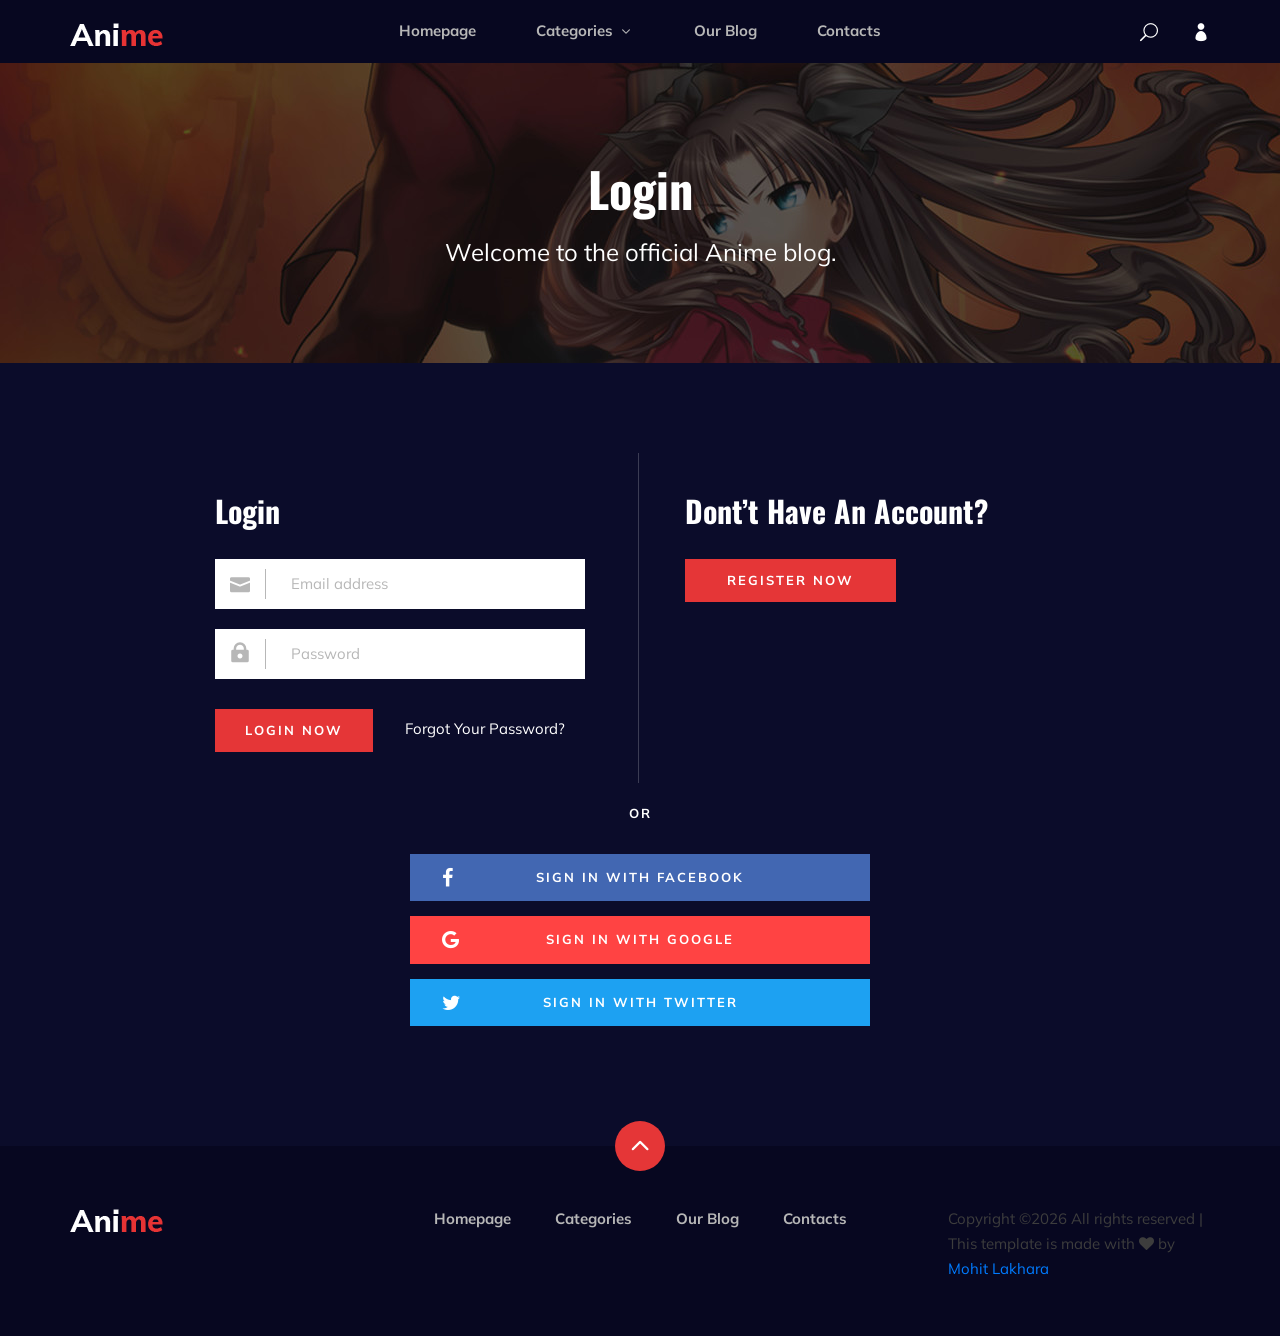
<file: login.html>
<!DOCTYPE html>
<html lang="zxx">

<head>
    <meta charset="UTF-8">
    <meta name="description" content="Anime Template">
    <meta name="keywords" content="Anime, unica, creative, html">
    <meta name="viewport" content="width=device-width, initial-scale=1.0">
    <meta http-equiv="X-UA-Compatible" content="ie=edge">
    <title>Anime | Template</title>

    <!-- Google Font -->
    <link href="https://fonts.googleapis.com/css2?family=Oswald:wght@300;400;500;600;700&display=swap" rel="stylesheet">
    <link href="https://fonts.googleapis.com/css2?family=Mulish:wght@300;400;500;600;700;800;900&display=swap"
    rel="stylesheet">

    <!-- Css Styles -->
    <link rel="stylesheet" href="css/bootstrap.min.css" type="text/css">
    <link rel="stylesheet" href="css/font-awesome.min.css" type="text/css">
    <link rel="stylesheet" href="css/elegant-icons.css" type="text/css">
    <link rel="stylesheet" href="css/plyr.css" type="text/css">
    <link rel="stylesheet" href="css/nice-select.css" type="text/css">
    <link rel="stylesheet" href="css/owl.carousel.min.css" type="text/css">
    <link rel="stylesheet" href="css/slicknav.min.css" type="text/css">
    <link rel="stylesheet" href="css/style.css" type="text/css">
</head>

<body>
    <!-- Page Preloder -->
    <div id="preloder">
        <div class="loader"></div>
    </div>

    <!-- Header Section Begin -->
    <header class="header">
        <div class="container">
            <div class="row">
                <div class="col-lg-2">
                    <div class="header__logo">
                        <a href="./index.html">
                            <img src="img/logo.png" alt="">
                        </a>
                    </div>
                </div>
                <div class="col-lg-8">
                    <div class="header__nav">
                        <nav class="header__menu mobile-menu">
                            <ul>
                                <li><a href="./index.html">Homepage</a></li>
                                <li><a href="./categories.html">Categories <span class="arrow_carrot-down"></span></a>
                                    <ul class="dropdown">
                                        <li><a href="./categories.html">Categories</a></li>
                                        <li><a href="./anime-details.html">Anime Details</a></li>
                                        <li><a href="./anime-watching.html">Anime Watching</a></li>
                                        <li><a href="./blog-details.html">Blog Details</a></li>
                                        <li><a href="./signup.html">Sign Up</a></li>
                                        <li><a href="./login.html">Login</a></li>
                                    </ul>
                                </li>
                                <li><a href="./blog.html">Our Blog</a></li>
                                <li><a href="#">Contacts</a></li>
                            </ul>
                        </nav>
                    </div>
                </div>
                <div class="col-lg-2">
                    <div class="header__right">
                        <a href="#" class="search-switch"><span class="icon_search"></span></a>
                        <a href="./login.html"><span class="icon_profile"></span></a>
                    </div>
                </div>
            </div>
            <div id="mobile-menu-wrap"></div>
        </div>
    </header>
    <!-- Header End -->

    <!-- Normal Breadcrumb Begin -->
    <section class="normal-breadcrumb set-bg" data-setbg="img/normal-breadcrumb.jpg">
        <div class="container">
            <div class="row">
                <div class="col-lg-12 text-center">
                    <div class="normal__breadcrumb__text">
                        <h2>Login</h2>
                        <p>Welcome to the official Anime blog.</p>
                    </div>
                </div>
            </div>
        </div>
    </section>
    <!-- Normal Breadcrumb End -->

    <!-- Login Section Begin -->
    <section class="login spad">
        <div class="container">
            <div class="row">
                <div class="col-lg-6">
                    <div class="login__form">
                        <h3>Login</h3>
                        <form action="#">
                            <div class="input__item">
                                <input type="text" placeholder="Email address">
                                <span class="icon_mail"></span>
                            </div>
                            <div class="input__item">
                                <input type="text" placeholder="Password">
                                <span class="icon_lock"></span>
                            </div>
                            <button type="submit" class="site-btn">Login Now</button>
                        </form>
                        <a href="#" class="forget_pass">Forgot Your Password?</a>
                    </div>
                </div>
                <div class="col-lg-6">
                    <div class="login__register">
                        <h3>Dont’t Have An Account?</h3>
                        <a href="#" class="primary-btn">Register Now</a>
                    </div>
                </div>
            </div>
            <div class="login__social">
                <div class="row d-flex justify-content-center">
                    <div class="col-lg-6">
                        <div class="login__social__links">
                            <span>or</span>
                            <ul>
                                <li><a href="#" class="facebook"><i class="fa fa-facebook"></i> Sign in With
                                Facebook</a></li>
                                <li><a href="#" class="google"><i class="fa fa-google"></i> Sign in With Google</a></li>
                                <li><a href="#" class="twitter"><i class="fa fa-twitter"></i> Sign in With Twitter</a>
                                </li>
                            </ul>
                        </div>
                    </div>
                </div>
            </div>
        </div>
    </section>
    <!-- Login Section End -->

    <!-- Footer Section Begin -->
    <footer class="footer">
        <div class="page-up">
            <a href="#" id="scrollToTopButton"><span class="arrow_carrot-up"></span></a>
        </div>
        <div class="container">
            <div class="row">
                <div class="col-lg-3">
                    <div class="footer__logo">
                        <a href="./index.html"><img src="img/logo.png" alt=""></a>
                    </div>
                </div>
                <div class="col-lg-6">
                    <div class="footer__nav">
                        <ul>
                            <li class="active"><a href="./index.html">Homepage</a></li>
                            <li><a href="./categories.html">Categories</a></li>
                            <li><a href="./blog.html">Our Blog</a></li>
                            <li><a href="#">Contacts</a></li>
                        </ul>
                    </div>
                </div>
                <div class="col-lg-3">
                    <p>  Copyright &copy;<script>document.write(new Date().getFullYear());</script> All rights reserved | This template is made with <i class="fa fa-heart" aria-hidden="true"></i> by <a href="" target="_blank">Mohit Lakhara</a></p>

                  </div>
              </div>
          </div>
      </footer>
      <!-- Footer Section End -->

      <!-- Search model Begin -->
      <div class="search-model">
        <div class="h-100 d-flex align-items-center justify-content-center">
            <div class="search-close-switch"><i class="icon_close"></i></div>
            <form class="search-model-form">
                <input type="text" id="search-input" placeholder="Search here.....">
            </form>
        </div>
    </div>
    <!-- Search model end -->

    <!-- Js Plugins -->
    <script src="js/jquery-3.3.1.min.js"></script>
    <script src="js/bootstrap.min.js"></script>
    <script src="js/player.js"></script>
    <script src="js/jquery.nice-select.min.js"></script>
    <script src="js/mixitup.min.js"></script>
    <script src="js/jquery.slicknav.js"></script>
    <script src="js/owl.carousel.min.js"></script>
    <script src="js/main.js"></script>


</body>

</html>
</file>
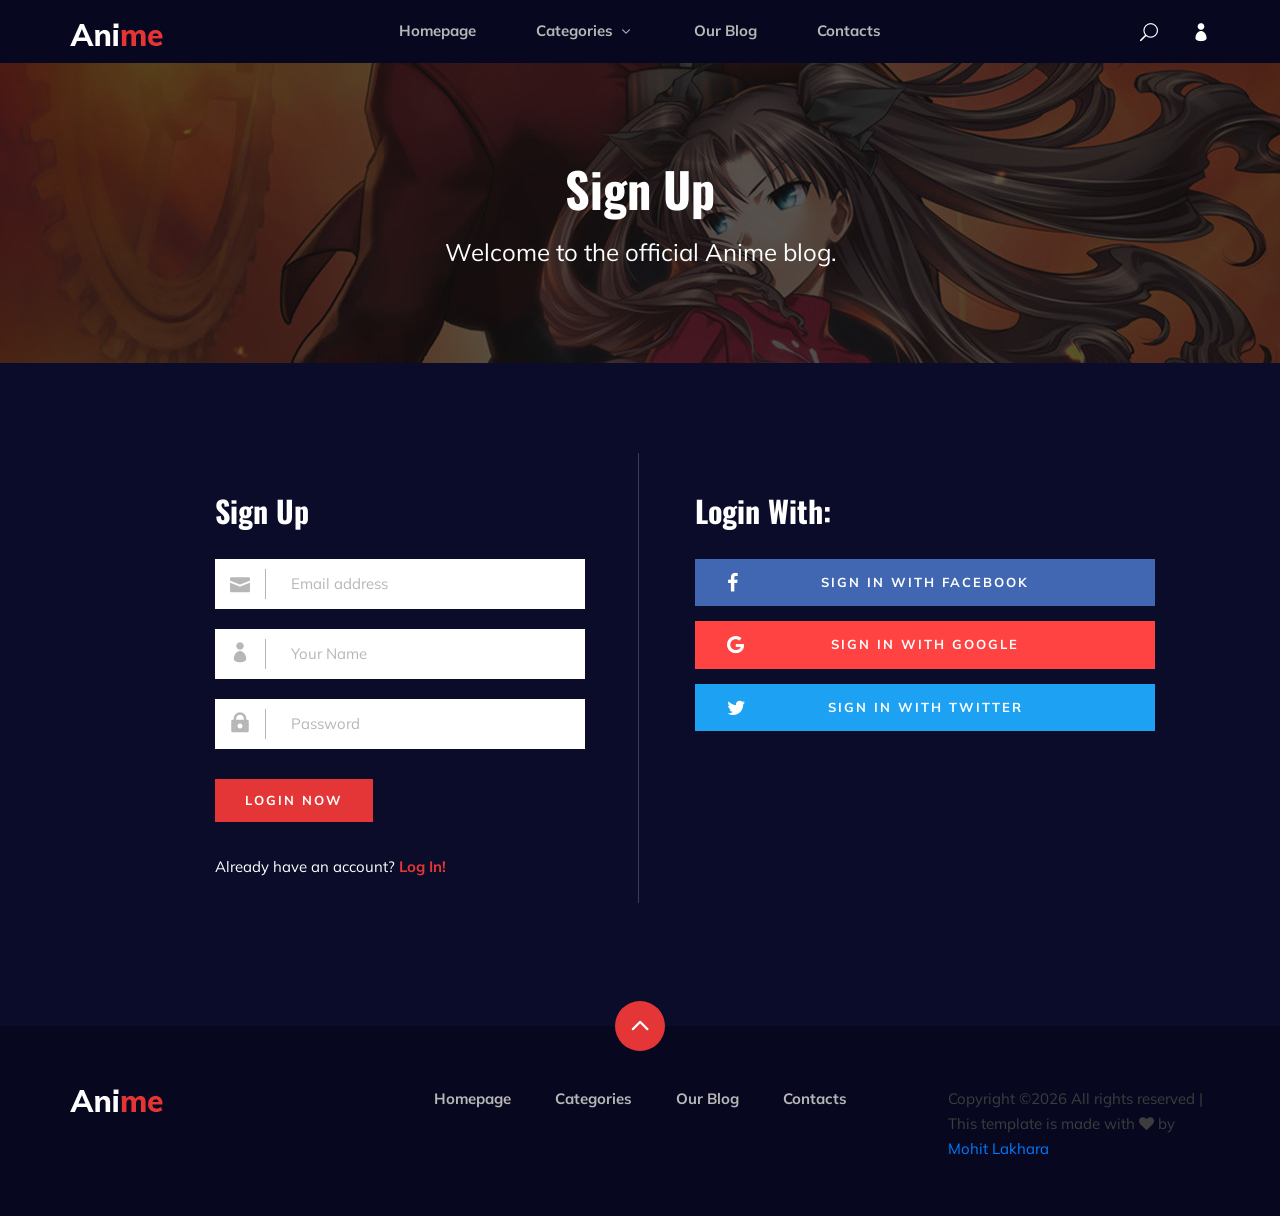
<file: signup.html>
<!DOCTYPE html>
<html lang="zxx">

<head>
    <meta charset="UTF-8">
    <meta name="description" content="Anime Template">
    <meta name="keywords" content="Anime, unica, creative, html">
    <meta name="viewport" content="width=device-width, initial-scale=1.0">
    <meta http-equiv="X-UA-Compatible" content="ie=edge">
    <title>Anime | Template</title>

    <!-- Google Font -->
    <link href="https://fonts.googleapis.com/css2?family=Oswald:wght@300;400;500;600;700&display=swap" rel="stylesheet">
    <link href="https://fonts.googleapis.com/css2?family=Mulish:wght@300;400;500;600;700;800;900&display=swap"
    rel="stylesheet">

    <!-- Css Styles -->
    <link rel="stylesheet" href="css/bootstrap.min.css" type="text/css">
    <link rel="stylesheet" href="css/font-awesome.min.css" type="text/css">
    <link rel="stylesheet" href="css/elegant-icons.css" type="text/css">
    <link rel="stylesheet" href="css/plyr.css" type="text/css">
    <link rel="stylesheet" href="css/nice-select.css" type="text/css">
    <link rel="stylesheet" href="css/owl.carousel.min.css" type="text/css">
    <link rel="stylesheet" href="css/slicknav.min.css" type="text/css">
    <link rel="stylesheet" href="css/style.css" type="text/css">
</head>

<body>
    <!-- Page Preloder -->
    <div id="preloder">
        <div class="loader"></div>
    </div>

    <!-- Header Section Begin -->
    <header class="header">
        <div class="container">
            <div class="row">
                <div class="col-lg-2">
                    <div class="header__logo">
                        <a href="./index.html">
                            <img src="img/logo.png" alt="">
                        </a>
                    </div>
                </div>
                <div class="col-lg-8">
                    <div class="header__nav">
                        <nav class="header__menu mobile-menu">
                            <ul>
                                <li><a href="./index.html">Homepage</a></li>
                                <li><a href="./categories.html">Categories <span class="arrow_carrot-down"></span></a>
                                    <ul class="dropdown">
                                        <li><a href="./categories.html">Categories</a></li>
                                        <li><a href="./anime-details.html">Anime Details</a></li>
                                        <li><a href="./anime-watching.html">Anime Watching</a></li>
                                        <li><a href="./blog-details.html">Blog Details</a></li>
                                        <li><a href="./signup.html">Sign Up</a></li>
                                        <li><a href="./login.html">Login</a></li>
                                    </ul>
                                </li>
                                <li><a href="./blog.html">Our Blog</a></li>
                                <li><a href="#">Contacts</a></li>
                            </ul>
                        </nav>
                    </div>
                </div>
                <div class="col-lg-2">
                    <div class="header__right">
                        <a href="#" class="search-switch"><span class="icon_search"></span></a>
                        <a href="./login.html"><span class="icon_profile"></span></a>
                    </div>
                </div>
            </div>
            <div id="mobile-menu-wrap"></div>
        </div>
    </header>
    <!-- Header End -->

    <!-- Normal Breadcrumb Begin -->
    <section class="normal-breadcrumb set-bg" data-setbg="img/normal-breadcrumb.jpg">
        <div class="container">
            <div class="row">
                <div class="col-lg-12 text-center">
                    <div class="normal__breadcrumb__text">
                        <h2>Sign Up</h2>
                        <p>Welcome to the official Anime blog.</p>
                    </div>
                </div>
            </div>
        </div>
    </section>
    <!-- Normal Breadcrumb End -->

    <!-- Signup Section Begin -->
    <section class="signup spad">
        <div class="container">
            <div class="row">
                <div class="col-lg-6">
                    <div class="login__form">
                        <h3>Sign Up</h3>
                        <form action="#">
                            <div class="input__item">
                                <input type="text" placeholder="Email address">
                                <span class="icon_mail"></span>
                            </div>
                            <div class="input__item">
                                <input type="text" placeholder="Your Name">
                                <span class="icon_profile"></span>
                            </div>
                            <div class="input__item">
                                <input type="text" placeholder="Password">
                                <span class="icon_lock"></span>
                            </div>
                            <button type="submit" class="site-btn">Login Now</button>
                        </form>
                        <h5>Already have an account? <a href="#">Log In!</a></h5>
                    </div>
                </div>
                <div class="col-lg-6">
                    <div class="login__social__links">
                        <h3>Login With:</h3>
                        <ul>
                            <li><a href="#" class="facebook"><i class="fa fa-facebook"></i> Sign in With Facebook</a>
                            </li>
                            <li><a href="#" class="google"><i class="fa fa-google"></i> Sign in With Google</a></li>
                            <li><a href="#" class="twitter"><i class="fa fa-twitter"></i> Sign in With Twitter</a></li>
                        </ul>
                    </div>
                </div>
            </div>
        </div>
    </section>
    <!-- Signup Section End -->

    <!-- Footer Section Begin -->
    <footer class="footer">
        <div class="page-up">
            <a href="#" id="scrollToTopButton"><span class="arrow_carrot-up"></span></a>
        </div>
        <div class="container">
            <div class="row">
                <div class="col-lg-3">
                    <div class="footer__logo">
                        <a href="./index.html"><img src="img/logo.png" alt=""></a>
                    </div>
                </div>
                <div class="col-lg-6">
                    <div class="footer__nav">
                        <ul>
                            <li class="active"><a href="./index.html">Homepage</a></li>
                            <li><a href="./categories.html">Categories</a></li>
                            <li><a href="./blog.html">Our Blog</a></li>
                            <li><a href="#">Contacts</a></li>
                        </ul>
                    </div>
                </div>
                <div class="col-lg-3">
                    <p>Copyright &copy;<script>document.write(new Date().getFullYear());</script> All rights reserved | This template is made with <i class="fa fa-heart" aria-hidden="true"></i> by <a href="" target="_blank">Mohit Lakhara</a></p>

                  </div>
              </div>
          </div>
      </footer>
      <!-- Footer Section End -->

      <!-- Search model Begin -->
      <div class="search-model">
        <div class="h-100 d-flex align-items-center justify-content-center">
            <div class="search-close-switch"><i class="icon_close"></i></div>
            <form class="search-model-form">
                <input type="text" id="search-input" placeholder="Search here.....">
            </form>
        </div>
    </div>
    <!-- Search model end -->

    <!-- Js Plugins -->
    <script src="js/jquery-3.3.1.min.js"></script>
    <script src="js/bootstrap.min.js"></script>
    <script src="js/player.js"></script>
    <script src="js/jquery.nice-select.min.js"></script>
    <script src="js/mixitup.min.js"></script>
    <script src="js/jquery.slicknav.js"></script>
    <script src="js/owl.carousel.min.js"></script>
    <script src="js/main.js"></script>

</body>

</html>
</file>
<file: css/elegant-icons.css>
@font-face {
	font-family: 'ElegantIcons';
	src:url('../fonts/ElegantIcons.eot');
	src:url('../fonts/ElegantIcons.eot?#iefix') format('embedded-opentype'),
		url('../fonts/ElegantIcons.woff') format('woff'),
		url('../fonts/ElegantIcons.ttf') format('truetype'),
		url('../fonts/ElegantIcons.svg#ElegantIcons') format('svg');
	font-weight: normal;
	font-style: normal;
}

/* Use the following CSS code if you want to use data attributes for inserting your icons */
[data-icon]:before {
	font-family: 'ElegantIcons';
	content: attr(data-icon);
	speak: none;
	font-weight: normal;
	font-variant: normal;
	text-transform: none;
	line-height: 1;
	-webkit-font-smoothing: antialiased;
	-moz-osx-font-smoothing: grayscale;
}

/* Use the following CSS code if you want to have a class per icon */
/*
Instead of a list of all class selectors,
you can use the generic selector below, but it's slower:
[class*="your-class-prefix"] {
*/
.arrow_up, .arrow_down, .arrow_left, .arrow_right, .arrow_left-up, .arrow_right-up, .arrow_right-down, .arrow_left-down, .arrow-up-down, .arrow_up-down_alt, .arrow_left-right_alt, .arrow_left-right, .arrow_expand_alt2, .arrow_expand_alt, .arrow_condense, .arrow_expand, .arrow_move, .arrow_carrot-up, .arrow_carrot-down, .arrow_carrot-left, .arrow_carrot-right, .arrow_carrot-2up, .arrow_carrot-2down, .arrow_carrot-2left, .arrow_carrot-2right, .arrow_carrot-up_alt2, .arrow_carrot-down_alt2, .arrow_carrot-left_alt2, .arrow_carrot-right_alt2, .arrow_carrot-2up_alt2, .arrow_carrot-2down_alt2, .arrow_carrot-2left_alt2, .arrow_carrot-2right_alt2, .arrow_triangle-up, .arrow_triangle-down, .arrow_triangle-left, .arrow_triangle-right, .arrow_triangle-up_alt2, .arrow_triangle-down_alt2, .arrow_triangle-left_alt2, .arrow_triangle-right_alt2, .arrow_back, .icon_minus-06, .icon_plus, .icon_close, .icon_check, .icon_minus_alt2, .icon_plus_alt2, .icon_close_alt2, .icon_check_alt2, .icon_zoom-out_alt, .icon_zoom-in_alt, .icon_search, .icon_box-empty, .icon_box-selected, .icon_minus-box, .icon_plus-box, .icon_box-checked, .icon_circle-empty, .icon_circle-slelected, .icon_stop_alt2, .icon_stop, .icon_pause_alt2, .icon_pause, .icon_menu, .icon_menu-square_alt2, .icon_menu-circle_alt2, .icon_ul, .icon_ol, .icon_adjust-horiz, .icon_adjust-vert, .icon_document_alt, .icon_documents_alt, .icon_pencil, .icon_pencil-edit_alt, .icon_pencil-edit, .icon_folder-alt, .icon_folder-open_alt, .icon_folder-add_alt, .icon_info_alt, .icon_error-oct_alt, .icon_error-circle_alt, .icon_error-triangle_alt, .icon_question_alt2, .icon_question, .icon_comment_alt, .icon_chat_alt, .icon_vol-mute_alt, .icon_volume-low_alt, .icon_volume-high_alt, .icon_quotations, .icon_quotations_alt2, .icon_clock_alt, .icon_lock_alt, .icon_lock-open_alt, .icon_key_alt, .icon_cloud_alt, .icon_cloud-upload_alt, .icon_cloud-download_alt, .icon_image, .icon_images, .icon_lightbulb_alt, .icon_gift_alt, .icon_house_alt, .icon_genius, .icon_mobile, .icon_tablet, .icon_laptop, .icon_desktop, .icon_camera_alt, .icon_mail_alt, .icon_cone_alt, .icon_ribbon_alt, .icon_bag_alt, .icon_creditcard, .icon_cart_alt, .icon_paperclip, .icon_tag_alt, .icon_tags_alt, .icon_trash_alt, .icon_cursor_alt, .icon_mic_alt, .icon_compass_alt, .icon_pin_alt, .icon_pushpin_alt, .icon_map_alt, .icon_drawer_alt, .icon_toolbox_alt, .icon_book_alt, .icon_calendar, .icon_film, .icon_table, .icon_contacts_alt, .icon_headphones, .icon_lifesaver, .icon_piechart, .icon_refresh, .icon_link_alt, .icon_link, .icon_loading, .icon_blocked, .icon_archive_alt, .icon_heart_alt, .icon_star_alt, .icon_star-half_alt, .icon_star, .icon_star-half, .icon_tools, .icon_tool, .icon_cog, .icon_cogs, .arrow_up_alt, .arrow_down_alt, .arrow_left_alt, .arrow_right_alt, .arrow_left-up_alt, .arrow_right-up_alt, .arrow_right-down_alt, .arrow_left-down_alt, .arrow_condense_alt, .arrow_expand_alt3, .arrow_carrot_up_alt, .arrow_carrot-down_alt, .arrow_carrot-left_alt, .arrow_carrot-right_alt, .arrow_carrot-2up_alt, .arrow_carrot-2dwnn_alt, .arrow_carrot-2left_alt, .arrow_carrot-2right_alt, .arrow_triangle-up_alt, .arrow_triangle-down_alt, .arrow_triangle-left_alt, .arrow_triangle-right_alt, .icon_minus_alt, .icon_plus_alt, .icon_close_alt, .icon_check_alt, .icon_zoom-out, .icon_zoom-in, .icon_stop_alt, .icon_menu-square_alt, .icon_menu-circle_alt, .icon_document, .icon_documents, .icon_pencil_alt, .icon_folder, .icon_folder-open, .icon_folder-add, .icon_folder_upload, .icon_folder_download, .icon_info, .icon_error-circle, .icon_error-oct, .icon_error-triangle, .icon_question_alt, .icon_comment, .icon_chat, .icon_vol-mute, .icon_volume-low, .icon_volume-high, .icon_quotations_alt, .icon_clock, .icon_lock, .icon_lock-open, .icon_key, .icon_cloud, .icon_cloud-upload, .icon_cloud-download, .icon_lightbulb, .icon_gift, .icon_house, .icon_camera, .icon_mail, .icon_cone, .icon_ribbon, .icon_bag, .icon_cart, .icon_tag, .icon_tags, .icon_trash, .icon_cursor, .icon_mic, .icon_compass, .icon_pin, .icon_pushpin, .icon_map, .icon_drawer, .icon_toolbox, .icon_book, .icon_contacts, .icon_archive, .icon_heart, .icon_profile, .icon_group, .icon_grid-2x2, .icon_grid-3x3, .icon_music, .icon_pause_alt, .icon_phone, .icon_upload, .icon_download, .social_facebook, .social_twitter, .social_pinterest, .social_googleplus, .social_tumblr, .social_tumbleupon, .social_wordpress, .social_instagram, .social_dribbble, .social_vimeo, .social_linkedin, .social_rss, .social_deviantart, .social_share, .social_myspace, .social_skype, .social_youtube, .social_picassa, .social_googledrive, .social_flickr, .social_blogger, .social_spotify, .social_delicious, .social_facebook_circle, .social_twitter_circle, .social_pinterest_circle, .social_googleplus_circle, .social_tumblr_circle, .social_stumbleupon_circle, .social_wordpress_circle, .social_instagram_circle, .social_dribbble_circle, .social_vimeo_circle, .social_linkedin_circle, .social_rss_circle, .social_deviantart_circle, .social_share_circle, .social_myspace_circle, .social_skype_circle, .social_youtube_circle, .social_picassa_circle, .social_googledrive_alt2, .social_flickr_circle, .social_blogger_circle, .social_spotify_circle, .social_delicious_circle, .social_facebook_square, .social_twitter_square, .social_pinterest_square, .social_googleplus_square, .social_tumblr_square, .social_stumbleupon_square, .social_wordpress_square, .social_instagram_square, .social_dribbble_square, .social_vimeo_square, .social_linkedin_square, .social_rss_square, .social_deviantart_square, .social_share_square, .social_myspace_square, .social_skype_square, .social_youtube_square, .social_picassa_square, .social_googledrive_square, .social_flickr_square, .social_blogger_square, .social_spotify_square, .social_delicious_square, .icon_printer, .icon_calulator, .icon_building, .icon_floppy, .icon_drive, .icon_search-2, .icon_id, .icon_id-2, .icon_puzzle, .icon_like, .icon_dislike, .icon_mug, .icon_currency, .icon_wallet, .icon_pens, .icon_easel, .icon_flowchart, .icon_datareport, .icon_briefcase, .icon_shield, .icon_percent, .icon_globe, .icon_globe-2, .icon_target, .icon_hourglass, .icon_balance, .icon_rook, .icon_printer-alt, .icon_calculator_alt, .icon_building_alt, .icon_floppy_alt, .icon_drive_alt, .icon_search_alt, .icon_id_alt, .icon_id-2_alt, .icon_puzzle_alt, .icon_like_alt, .icon_dislike_alt, .icon_mug_alt, .icon_currency_alt, .icon_wallet_alt, .icon_pens_alt, .icon_easel_alt, .icon_flowchart_alt, .icon_datareport_alt, .icon_briefcase_alt, .icon_shield_alt, .icon_percent_alt, .icon_globe_alt, .icon_clipboard {
	font-family: 'ElegantIcons';
	speak: none;
	font-style: normal;
	font-weight: normal;
	font-variant: normal;
	text-transform: none;
	line-height: 1;
	-webkit-font-smoothing: antialiased;
}
.arrow_up:before {
	content: "\21";
}
.arrow_down:before {
	content: "\22";
}
.arrow_left:before {
	content: "\23";
}
.arrow_right:before {
	content: "\24";
}
.arrow_left-up:before {
	content: "\25";
}
.arrow_right-up:before {
	content: "\26";
}
.arrow_right-down:before {
	content: "\27";
}
.arrow_left-down:before {
	content: "\28";
}
.arrow-up-down:before {
	content: "\29";
}
.arrow_up-down_alt:before {
	content: "\2a";
}
.arrow_left-right_alt:before {
	content: "\2b";
}
.arrow_left-right:before {
	content: "\2c";
}
.arrow_expand_alt2:before {
	content: "\2d";
}
.arrow_expand_alt:before {
	content: "\2e";
}
.arrow_condense:before {
	content: "\2f";
}
.arrow_expand:before {
	content: "\30";
}
.arrow_move:before {
	content: "\31";
}
.arrow_carrot-up:before {
	content: "\32";
}
.arrow_carrot-down:before {
	content: "\33";
}
.arrow_carrot-left:before {
	content: "\34";
}
.arrow_carrot-right:before {
	content: "\35";
}
.arrow_carrot-2up:before {
	content: "\36";
}
.arrow_carrot-2down:before {
	content: "\37";
}
.arrow_carrot-2left:before {
	content: "\38";
}
.arrow_carrot-2right:before {
	content: "\39";
}
.arrow_carrot-up_alt2:before {
	content: "\3a";
}
.arrow_carrot-down_alt2:before {
	content: "\3b";
}
.arrow_carrot-left_alt2:before {
	content: "\3c";
}
.arrow_carrot-right_alt2:before {
	content: "\3d";
}
.arrow_carrot-2up_alt2:before {
	content: "\3e";
}
.arrow_carrot-2down_alt2:before {
	content: "\3f";
}
.arrow_carrot-2left_alt2:before {
	content: "\40";
}
.arrow_carrot-2right_alt2:before {
	content: "\41";
}
.arrow_triangle-up:before {
	content: "\42";
}
.arrow_triangle-down:before {
	content: "\43";
}
.arrow_triangle-left:before {
	content: "\44";
}
.arrow_triangle-right:before {
	content: "\45";
}
.arrow_triangle-up_alt2:before {
	content: "\46";
}
.arrow_triangle-down_alt2:before {
	content: "\47";
}
.arrow_triangle-left_alt2:before {
	content: "\48";
}
.arrow_triangle-right_alt2:before {
	content: "\49";
}
.arrow_back:before {
	content: "\4a";
}
.icon_minus-06:before {
	content: "\4b";
}
.icon_plus:before {
	content: "\4c";
}
.icon_close:before {
	content: "\4d";
}
.icon_check:before {
	content: "\4e";
}
.icon_minus_alt2:before {
	content: "\4f";
}
.icon_plus_alt2:before {
	content: "\50";
}
.icon_close_alt2:before {
	content: "\51";
}
.icon_check_alt2:before {
	content: "\52";
}
.icon_zoom-out_alt:before {
	content: "\53";
}
.icon_zoom-in_alt:before {
	content: "\54";
}
.icon_search:before {
	content: "\55";
}
.icon_box-empty:before {
	content: "\56";
}
.icon_box-selected:before {
	content: "\57";
}
.icon_minus-box:before {
	content: "\58";
}
.icon_plus-box:before {
	content: "\59";
}
.icon_box-checked:before {
	content: "\5a";
}
.icon_circle-empty:before {
	content: "\5b";
}
.icon_circle-slelected:before {
	content: "\5c";
}
.icon_stop_alt2:before {
	content: "\5d";
}
.icon_stop:before {
	content: "\5e";
}
.icon_pause_alt2:before {
	content: "\5f";
}
.icon_pause:before {
	content: "\60";
}
.icon_menu:before {
	content: "\61";
}
.icon_menu-square_alt2:before {
	content: "\62";
}
.icon_menu-circle_alt2:before {
	content: "\63";
}
.icon_ul:before {
	content: "\64";
}
.icon_ol:before {
	content: "\65";
}
.icon_adjust-horiz:before {
	content: "\66";
}
.icon_adjust-vert:before {
	content: "\67";
}
.icon_document_alt:before {
	content: "\68";
}
.icon_documents_alt:before {
	content: "\69";
}
.icon_pencil:before {
	content: "\6a";
}
.icon_pencil-edit_alt:before {
	content: "\6b";
}
.icon_pencil-edit:before {
	content: "\6c";
}
.icon_folder-alt:before {
	content: "\6d";
}
.icon_folder-open_alt:before {
	content: "\6e";
}
.icon_folder-add_alt:before {
	content: "\6f";
}
.icon_info_alt:before {
	content: "\70";
}
.icon_error-oct_alt:before {
	content: "\71";
}
.icon_error-circle_alt:before {
	content: "\72";
}
.icon_error-triangle_alt:before {
	content: "\73";
}
.icon_question_alt2:before {
	content: "\74";
}
.icon_question:before {
	content: "\75";
}
.icon_comment_alt:before {
	content: "\76";
}
.icon_chat_alt:before {
	content: "\77";
}
.icon_vol-mute_alt:before {
	content: "\78";
}
.icon_volume-low_alt:before {
	content: "\79";
}
.icon_volume-high_alt:before {
	content: "\7a";
}
.icon_quotations:before {
	content: "\7b";
}
.icon_quotations_alt2:before {
	content: "\7c";
}
.icon_clock_alt:before {
	content: "\7d";
}
.icon_lock_alt:before {
	content: "\7e";
}
.icon_lock-open_alt:before {
	content: "\e000";
}
.icon_key_alt:before {
	content: "\e001";
}
.icon_cloud_alt:before {
	content: "\e002";
}
.icon_cloud-upload_alt:before {
	content: "\e003";
}
.icon_cloud-download_alt:before {
	content: "\e004";
}
.icon_image:before {
	content: "\e005";
}
.icon_images:before {
	content: "\e006";
}
.icon_lightbulb_alt:before {
	content: "\e007";
}
.icon_gift_alt:before {
	content: "\e008";
}
.icon_house_alt:before {
	content: "\e009";
}
.icon_genius:before {
	content: "\e00a";
}
.icon_mobile:before {
	content: "\e00b";
}
.icon_tablet:before {
	content: "\e00c";
}
.icon_laptop:before {
	content: "\e00d";
}
.icon_desktop:before {
	content: "\e00e";
}
.icon_camera_alt:before {
	content: "\e00f";
}
.icon_mail_alt:before {
	content: "\e010";
}
.icon_cone_alt:before {
	content: "\e011";
}
.icon_ribbon_alt:before {
	content: "\e012";
}
.icon_bag_alt:before {
	content: "\e013";
}
.icon_creditcard:before {
	content: "\e014";
}
.icon_cart_alt:before {
	content: "\e015";
}
.icon_paperclip:before {
	content: "\e016";
}
.icon_tag_alt:before {
	content: "\e017";
}
.icon_tags_alt:before {
	content: "\e018";
}
.icon_trash_alt:before {
	content: "\e019";
}
.icon_cursor_alt:before {
	content: "\e01a";
}
.icon_mic_alt:before {
	content: "\e01b";
}
.icon_compass_alt:before {
	content: "\e01c";
}
.icon_pin_alt:before {
	content: "\e01d";
}
.icon_pushpin_alt:before {
	content: "\e01e";
}
.icon_map_alt:before {
	content: "\e01f";
}
.icon_drawer_alt:before {
	content: "\e020";
}
.icon_toolbox_alt:before {
	content: "\e021";
}
.icon_book_alt:before {
	content: "\e022";
}
.icon_calendar:before {
	content: "\e023";
}
.icon_film:before {
	content: "\e024";
}
.icon_table:before {
	content: "\e025";
}
.icon_contacts_alt:before {
	content: "\e026";
}
.icon_headphones:before {
	content: "\e027";
}
.icon_lifesaver:before {
	content: "\e028";
}
.icon_piechart:before {
	content: "\e029";
}
.icon_refresh:before {
	content: "\e02a";
}
.icon_link_alt:before {
	content: "\e02b";
}
.icon_link:before {
	content: "\e02c";
}
.icon_loading:before {
	content: "\e02d";
}
.icon_blocked:before {
	content: "\e02e";
}
.icon_archive_alt:before {
	content: "\e02f";
}
.icon_heart_alt:before {
	content: "\e030";
}
.icon_star_alt:before {
	content: "\e031";
}
.icon_star-half_alt:before {
	content: "\e032";
}
.icon_star:before {
	content: "\e033";
}
.icon_star-half:before {
	content: "\e034";
}
.icon_tools:before {
	content: "\e035";
}
.icon_tool:before {
	content: "\e036";
}
.icon_cog:before {
	content: "\e037";
}
.icon_cogs:before {
	content: "\e038";
}
.arrow_up_alt:before {
	content: "\e039";
}
.arrow_down_alt:before {
	content: "\e03a";
}
.arrow_left_alt:before {
	content: "\e03b";
}
.arrow_right_alt:before {
	content: "\e03c";
}
.arrow_left-up_alt:before {
	content: "\e03d";
}
.arrow_right-up_alt:before {
	content: "\e03e";
}
.arrow_right-down_alt:before {
	content: "\e03f";
}
.arrow_left-down_alt:before {
	content: "\e040";
}
.arrow_condense_alt:before {
	content: "\e041";
}
.arrow_expand_alt3:before {
	content: "\e042";
}
.arrow_carrot_up_alt:before {
	content: "\e043";
}
.arrow_carrot-down_alt:before {
	content: "\e044";
}
.arrow_carrot-left_alt:before {
	content: "\e045";
}
.arrow_carrot-right_alt:before {
	content: "\e046";
}
.arrow_carrot-2up_alt:before {
	content: "\e047";
}
.arrow_carrot-2dwnn_alt:before {
	content: "\e048";
}
.arrow_carrot-2left_alt:before {
	content: "\e049";
}
.arrow_carrot-2right_alt:before {
	content: "\e04a";
}
.arrow_triangle-up_alt:before {
	content: "\e04b";
}
.arrow_triangle-down_alt:before {
	content: "\e04c";
}
.arrow_triangle-left_alt:before {
	content: "\e04d";
}
.arrow_triangle-right_alt:before {
	content: "\e04e";
}
.icon_minus_alt:before {
	content: "\e04f";
}
.icon_plus_alt:before {
	content: "\e050";
}
.icon_close_alt:before {
	content: "\e051";
}
.icon_check_alt:before {
	content: "\e052";
}
.icon_zoom-out:before {
	content: "\e053";
}
.icon_zoom-in:before {
	content: "\e054";
}
.icon_stop_alt:before {
	content: "\e055";
}
.icon_menu-square_alt:before {
	content: "\e056";
}
.icon_menu-circle_alt:before {
	content: "\e057";
}
.icon_document:before {
	content: "\e058";
}
.icon_documents:before {
	content: "\e059";
}
.icon_pencil_alt:before {
	content: "\e05a";
}
.icon_folder:before {
	content: "\e05b";
}
.icon_folder-open:before {
	content: "\e05c";
}
.icon_folder-add:before {
	content: "\e05d";
}
.icon_folder_upload:before {
	content: "\e05e";
}
.icon_folder_download:before {
	content: "\e05f";
}
.icon_info:before {
	content: "\e060";
}
.icon_error-circle:before {
	content: "\e061";
}
.icon_error-oct:before {
	content: "\e062";
}
.icon_error-triangle:before {
	content: "\e063";
}
.icon_question_alt:before {
	content: "\e064";
}
.icon_comment:before {
	content: "\e065";
}
.icon_chat:before {
	content: "\e066";
}
.icon_vol-mute:before {
	content: "\e067";
}
.icon_volume-low:before {
	content: "\e068";
}
.icon_volume-high:before {
	content: "\e069";
}
.icon_quotations_alt:before {
	content: "\e06a";
}
.icon_clock:before {
	content: "\e06b";
}
.icon_lock:before {
	content: "\e06c";
}
.icon_lock-open:before {
	content: "\e06d";
}
.icon_key:before {
	content: "\e06e";
}
.icon_cloud:before {
	content: "\e06f";
}
.icon_cloud-upload:before {
	content: "\e070";
}
.icon_cloud-download:before {
	content: "\e071";
}
.icon_lightbulb:before {
	content: "\e072";
}
.icon_gift:before {
	content: "\e073";
}
.icon_house:before {
	content: "\e074";
}
.icon_camera:before {
	content: "\e075";
}
.icon_mail:before {
	content: "\e076";
}
.icon_cone:before {
	content: "\e077";
}
.icon_ribbon:before {
	content: "\e078";
}
.icon_bag:before {
	content: "\e079";
}
.icon_cart:before {
	content: "\e07a";
}
.icon_tag:before {
	content: "\e07b";
}
.icon_tags:before {
	content: "\e07c";
}
.icon_trash:before {
	content: "\e07d";
}
.icon_cursor:before {
	content: "\e07e";
}
.icon_mic:before {
	content: "\e07f";
}
.icon_compass:before {
	content: "\e080";
}
.icon_pin:before {
	content: "\e081";
}
.icon_pushpin:before {
	content: "\e082";
}
.icon_map:before {
	content: "\e083";
}
.icon_drawer:before {
	content: "\e084";
}
.icon_toolbox:before {
	content: "\e085";
}
.icon_book:before {
	content: "\e086";
}
.icon_contacts:before {
	content: "\e087";
}
.icon_archive:before {
	content: "\e088";
}
.icon_heart:before {
	content: "\e089";
}
.icon_profile:before {
	content: "\e08a";
}
.icon_group:before {
	content: "\e08b";
}
.icon_grid-2x2:before {
	content: "\e08c";
}
.icon_grid-3x3:before {
	content: "\e08d";
}
.icon_music:before {
	content: "\e08e";
}
.icon_pause_alt:before {
	content: "\e08f";
}
.icon_phone:before {
	content: "\e090";
}
.icon_upload:before {
	content: "\e091";
}
.icon_download:before {
	content: "\e092";
}
.social_facebook:before {
	content: "\e093";
}
.social_twitter:before {
	content: "\e094";
}
.social_pinterest:before {
	content: "\e095";
}
.social_googleplus:before {
	content: "\e096";
}
.social_tumblr:before {
	content: "\e097";
}
.social_tumbleupon:before {
	content: "\e098";
}
.social_wordpress:before {
	content: "\e099";
}
.social_instagram:before {
	content: "\e09a";
}
.social_dribbble:before {
	content: "\e09b";
}
.social_vimeo:before {
	content: "\e09c";
}
.social_linkedin:before {
	content: "\e09d";
}
.social_rss:before {
	content: "\e09e";
}
.social_deviantart:before {
	content: "\e09f";
}
.social_share:before {
	content: "\e0a0";
}
.social_myspace:before {
	content: "\e0a1";
}
.social_skype:before {
	content: "\e0a2";
}
.social_youtube:before {
	content: "\e0a3";
}
.social_picassa:before {
	content: "\e0a4";
}
.social_googledrive:before {
	content: "\e0a5";
}
.social_flickr:before {
	content: "\e0a6";
}
.social_blogger:before {
	content: "\e0a7";
}
.social_spotify:before {
	content: "\e0a8";
}
.social_delicious:before {
	content: "\e0a9";
}
.social_facebook_circle:before {
	content: "\e0aa";
}
.social_twitter_circle:before {
	content: "\e0ab";
}
.social_pinterest_circle:before {
	content: "\e0ac";
}
.social_googleplus_circle:before {
	content: "\e0ad";
}
.social_tumblr_circle:before {
	content: "\e0ae";
}
.social_stumbleupon_circle:before {
	content: "\e0af";
}
.social_wordpress_circle:before {
	content: "\e0b0";
}
.social_instagram_circle:before {
	content: "\e0b1";
}
.social_dribbble_circle:before {
	content: "\e0b2";
}
.social_vimeo_circle:before {
	content: "\e0b3";
}
.social_linkedin_circle:before {
	content: "\e0b4";
}
.social_rss_circle:before {
	content: "\e0b5";
}
.social_deviantart_circle:before {
	content: "\e0b6";
}
.social_share_circle:before {
	content: "\e0b7";
}
.social_myspace_circle:before {
	content: "\e0b8";
}
.social_skype_circle:before {
	content: "\e0b9";
}
.social_youtube_circle:before {
	content: "\e0ba";
}
.social_picassa_circle:before {
	content: "\e0bb";
}
.social_googledrive_alt2:before {
	content: "\e0bc";
}
.social_flickr_circle:before {
	content: "\e0bd";
}
.social_blogger_circle:before {
	content: "\e0be";
}
.social_spotify_circle:before {
	content: "\e0bf";
}
.social_delicious_circle:before {
	content: "\e0c0";
}
.social_facebook_square:before {
	content: "\e0c1";
}
.social_twitter_square:before {
	content: "\e0c2";
}
.social_pinterest_square:before {
	content: "\e0c3";
}
.social_googleplus_square:before {
	content: "\e0c4";
}
.social_tumblr_square:before {
	content: "\e0c5";
}
.social_stumbleupon_square:before {
	content: "\e0c6";
}
.social_wordpress_square:before {
	content: "\e0c7";
}
.social_instagram_square:before {
	content: "\e0c8";
}
.social_dribbble_square:before {
	content: "\e0c9";
}
.social_vimeo_square:before {
	content: "\e0ca";
}
.social_linkedin_square:before {
	content: "\e0cb";
}
.social_rss_square:before {
	content: "\e0cc";
}
.social_deviantart_square:before {
	content: "\e0cd";
}
.social_share_square:before {
	content: "\e0ce";
}
.social_myspace_square:before {
	content: "\e0cf";
}
.social_skype_square:before {
	content: "\e0d0";
}
.social_youtube_square:before {
	content: "\e0d1";
}
.social_picassa_square:before {
	content: "\e0d2";
}
.social_googledrive_square:before {
	content: "\e0d3";
}
.social_flickr_square:before {
	content: "\e0d4";
}
.social_blogger_square:before {
	content: "\e0d5";
}
.social_spotify_square:before {
	content: "\e0d6";
}
.social_delicious_square:before {
	content: "\e0d7";
}
.icon_printer:before {
	content: "\e103";
}
.icon_calulator:before {
	content: "\e0ee";
}
.icon_building:before {
	content: "\e0ef";
}
.icon_floppy:before {
	content: "\e0e8";
}
.icon_drive:before {
	content: "\e0ea";
}
.icon_search-2:before {
	content: "\e101";
}
.icon_id:before {
	content: "\e107";
}
.icon_id-2:before {
	content: "\e108";
}
.icon_puzzle:before {
	content: "\e102";
}
.icon_like:before {
	content: "\e106";
}
.icon_dislike:before {
	content: "\e0eb";
}
.icon_mug:before {
	content: "\e105";
}
.icon_currency:before {
	content: "\e0ed";
}
.icon_wallet:before {
	content: "\e100";
}
.icon_pens:before {
	content: "\e104";
}
.icon_easel:before {
	content: "\e0e9";
}
.icon_flowchart:before {
	content: "\e109";
}
.icon_datareport:before {
	content: "\e0ec";
}
.icon_briefcase:before {
	content: "\e0fe";
}
.icon_shield:before {
	content: "\e0f6";
}
.icon_percent:before {
	content: "\e0fb";
}
.icon_globe:before {
	content: "\e0e2";
}
.icon_globe-2:before {
	content: "\e0e3";
}
.icon_target:before {
	content: "\e0f5";
}
.icon_hourglass:before {
	content: "\e0e1";
}
.icon_balance:before {
	content: "\e0ff";
}
.icon_rook:before {
	content: "\e0f8";
}
.icon_printer-alt:before {
	content: "\e0fa";
}
.icon_calculator_alt:before {
	content: "\e0e7";
}
.icon_building_alt:before {
	content: "\e0fd";
}
.icon_floppy_alt:before {
	content: "\e0e4";
}
.icon_drive_alt:before {
	content: "\e0e5";
}
.icon_search_alt:before {
	content: "\e0f7";
}
.icon_id_alt:before {
	content: "\e0e0";
}
.icon_id-2_alt:before {
	content: "\e0fc";
}
.icon_puzzle_alt:before {
	content: "\e0f9";
}
.icon_like_alt:before {
	content: "\e0dd";
}
.icon_dislike_alt:before {
	content: "\e0f1";
}
.icon_mug_alt:before {
	content: "\e0dc";
}
.icon_currency_alt:before {
	content: "\e0f3";
}
.icon_wallet_alt:before {
	content: "\e0d8";
}
.icon_pens_alt:before {
	content: "\e0db";
}
.icon_easel_alt:before {
	content: "\e0f0";
}
.icon_flowchart_alt:before {
	content: "\e0df";
}
.icon_datareport_alt:before {
	content: "\e0f2";
}
.icon_briefcase_alt:before {
	content: "\e0f4";
}
.icon_shield_alt:before {
	content: "\e0d9";
}
.icon_percent_alt:before {
	content: "\e0da";
}
.icon_globe_alt:before {
	content: "\e0de";
}
.icon_clipboard:before {
	content: "\e0e6";
}


	.glyph {
		float: left;
		text-align: center;
		padding: .75em;
		margin: .4em 1.5em .75em 0;
		width: 6em;
text-shadow: none;
	}
        .glyph_big {
        font-size: 128px;
        color: #59c5dc;
        float: left;
        margin-right: 20px;
        }

        .glyph div { padding-bottom: 10px;}

	.glyph input {
		font-family: consolas, monospace;
		font-size: 12px;
		width: 100%;
		text-align: center;
		border: 0;
		box-shadow: 0 0 0 1px #ccc;
		padding: .2em;
                -moz-border-radius: 5px;
                -webkit-border-radius: 5px;
	}
	.centered {
		margin-left: auto;
		margin-right: auto;
	}
	.glyph .fs1 {
		font-size: 2em;
	}
</file>
<file: css/plyr.css>
@keyframes plyr-progress{to{background-position:25px 0;background-position:var(--plyr-progress-loading-size,25px) 0}}@keyframes plyr-popup{0%{opacity:.5;transform:translateY(10px)}to{opacity:1;transform:translateY(0)}}@keyframes plyr-fade-in{from{opacity:0}to{opacity:1}}.plyr{-moz-osx-font-smoothing:grayscale;-webkit-font-smoothing:antialiased;align-items:center;direction:ltr;display:flex;flex-direction:column;font-family:inherit;font-family:var(--plyr-font-family,inherit);font-variant-numeric:tabular-nums;font-weight:400;font-weight:var(--plyr-font-weight-regular,400);height:100%;line-height:1.7;line-height:var(--plyr-line-height,1.7);max-width:100%;min-width:200px;position:relative;text-shadow:none;transition:box-shadow .3s ease;z-index:0}.plyr audio,.plyr iframe,.plyr video{display:block;height:100%;width:100%}.plyr button{font:inherit;line-height:inherit;width:auto}.plyr:focus{outline:0}.plyr--full-ui{box-sizing:border-box}.plyr--full-ui *,.plyr--full-ui ::after,.plyr--full-ui ::before{box-sizing:inherit}.plyr--full-ui a,.plyr--full-ui button,.plyr--full-ui input,.plyr--full-ui label{touch-action:manipulation}.plyr__badge{background:#4a5464;background:var(--plyr-badge-background,#4a5464);border-radius:2px;border-radius:var(--plyr-badge-border-radius,2px);color:#fff;color:var(--plyr-badge-text-color,#fff);font-size:9px;font-size:var(--plyr-font-size-badge,9px);line-height:1;padding:3px 4px}.plyr--full-ui ::-webkit-media-text-track-container{display:none}.plyr__captions{animation:plyr-fade-in .3s ease;bottom:0;display:none;font-size:13px;font-size:var(--plyr-font-size-small,13px);left:0;padding:10px;padding:var(--plyr-control-spacing,10px);position:absolute;text-align:center;transition:transform .4s ease-in-out;width:100%}.plyr__captions span:empty{display:none}@media (min-width:480px){.plyr__captions{font-size:15px;font-size:var(--plyr-font-size-base,15px);padding:calc(10px * 2);padding:calc(var(--plyr-control-spacing,10px) * 2)}}@media (min-width:768px){.plyr__captions{font-size:18px;font-size:var(--plyr-font-size-large,18px)}}.plyr--captions-active .plyr__captions{display:block}.plyr:not(.plyr--hide-controls) .plyr__controls:not(:empty)~.plyr__captions{transform:translateY(calc(10px * -4));transform:translateY(calc(var(--plyr-control-spacing,10px) * -4))}.plyr__caption{background:rgba(0,0,0,.8);background:var(--plyr-captions-background,rgba(0,0,0,.8));border-radius:2px;-webkit-box-decoration-break:clone;box-decoration-break:clone;color:#fff;color:var(--plyr-captions-text-color,#fff);line-height:185%;padding:.2em .5em;white-space:pre-wrap}.plyr__caption div{display:inline}.plyr__control{background:0 0;border:0;border-radius:3px;border-radius:var(--plyr-control-radius,3px);color:inherit;cursor:pointer;flex-shrink:0;overflow:visible;padding:calc(10px * .7);padding:calc(var(--plyr-control-spacing,10px) * .7);position:relative;transition:all .3s ease}.plyr__control svg{display:block;fill:currentColor;height:18px;height:var(--plyr-control-icon-size,18px);pointer-events:none;width:18px;width:var(--plyr-control-icon-size,18px)}.plyr__control:focus{outline:0}.plyr__control.plyr__tab-focus{outline-color:#00b3ff;outline-color:var(--plyr-tab-focus-color,var(--plyr-color-main,var(--plyr-color-main,#00b3ff)));outline-offset:2px;outline-style:dotted;outline-width:3px}a.plyr__control{text-decoration:none}a.plyr__control::after,a.plyr__control::before{display:none}.plyr__control.plyr__control--pressed .icon--not-pressed,.plyr__control.plyr__control--pressed .label--not-pressed,.plyr__control:not(.plyr__control--pressed) .icon--pressed,.plyr__control:not(.plyr__control--pressed) .label--pressed{display:none}.plyr--full-ui ::-webkit-media-controls{display:none}.plyr__controls{align-items:center;display:flex;justify-content:flex-end;text-align:center}.plyr__controls .plyr__progress__container{flex:1;min-width:0}.plyr__controls .plyr__controls__item{margin-left:calc(10px / 4);margin-left:calc(var(--plyr-control-spacing,10px)/ 4)}.plyr__controls .plyr__controls__item:first-child{margin-left:0;margin-right:auto}.plyr__controls .plyr__controls__item.plyr__progress__container{padding-left:calc(10px / 4);padding-left:calc(var(--plyr-control-spacing,10px)/ 4)}.plyr__controls .plyr__controls__item.plyr__time{padding:0 calc(10px / 2);padding:0 calc(var(--plyr-control-spacing,10px)/ 2)}.plyr__controls .plyr__controls__item.plyr__progress__container:first-child,.plyr__controls .plyr__controls__item.plyr__time+.plyr__time,.plyr__controls .plyr__controls__item.plyr__time:first-child{padding-left:0}.plyr__controls:empty{display:none}.plyr [data-plyr=airplay],.plyr [data-plyr=captions],.plyr [data-plyr=fullscreen],.plyr [data-plyr=pip]{display:none}.plyr--airplay-supported [data-plyr=airplay],.plyr--captions-enabled [data-plyr=captions],.plyr--fullscreen-enabled [data-plyr=fullscreen],.plyr--pip-supported [data-plyr=pip]{display:inline-block}.plyr__menu{display:flex;position:relative}.plyr__menu .plyr__control svg{transition:transform .3s ease}.plyr__menu .plyr__control[aria-expanded=true] svg{transform:rotate(90deg)}.plyr__menu .plyr__control[aria-expanded=true] .plyr__tooltip{display:none}.plyr__menu__container{animation:plyr-popup .2s ease;background:rgba(255,255,255,.9);background:var(--plyr-menu-background,rgba(255,255,255,.9));border-radius:4px;bottom:100%;box-shadow:0 1px 2px rgba(0,0,0,.15);box-shadow:var(--plyr-menu-shadow,0 1px 2px rgba(0,0,0,.15));color:#4a5464;color:var(--plyr-menu-color,#4a5464);font-size:15px;font-size:var(--plyr-font-size-base,15px);margin-bottom:10px;position:absolute;right:-3px;text-align:left;white-space:nowrap;z-index:3}.plyr__menu__container>div{overflow:hidden;transition:height .35s cubic-bezier(.4,0,.2,1),width .35s cubic-bezier(.4,0,.2,1)}.plyr__menu__container::after{border:4px solid transparent;border:var(--plyr-menu-arrow-size,4px) solid transparent;border-top-color:rgba(255,255,255,.9);border-top-color:var(--plyr-menu-background,rgba(255,255,255,.9));content:'';height:0;position:absolute;right:calc(((18px / 2) + calc(10px * .7)) - (4px / 2));right:calc(((var(--plyr-control-icon-size,18px)/ 2) + calc(var(--plyr-control-spacing,10px) * .7)) - (var(--plyr-menu-arrow-size,4px)/ 2));top:100%;width:0}.plyr__menu__container [role=menu]{padding:calc(10px * .7);padding:calc(var(--plyr-control-spacing,10px) * .7)}.plyr__menu__container [role=menuitem],.plyr__menu__container [role=menuitemradio]{margin-top:2px}.plyr__menu__container [role=menuitem]:first-child,.plyr__menu__container [role=menuitemradio]:first-child{margin-top:0}.plyr__menu__container .plyr__control{align-items:center;color:#4a5464;color:var(--plyr-menu-color,#4a5464);display:flex;font-size:13px;font-size:var(--plyr-font-size-menu,var(--plyr-font-size-small,13px));padding-bottom:calc(calc(10px * .7)/ 1.5);padding-bottom:calc(calc(var(--plyr-control-spacing,10px) * .7)/ 1.5);padding-left:calc(calc(10px * .7) * 1.5);padding-left:calc(calc(var(--plyr-control-spacing,10px) * .7) * 1.5);padding-right:calc(calc(10px * .7) * 1.5);padding-right:calc(calc(var(--plyr-control-spacing,10px) * .7) * 1.5);padding-top:calc(calc(10px * .7)/ 1.5);padding-top:calc(calc(var(--plyr-control-spacing,10px) * .7)/ 1.5);-webkit-user-select:none;-ms-user-select:none;user-select:none;width:100%}.plyr__menu__container .plyr__control>span{align-items:inherit;display:flex;width:100%}.plyr__menu__container .plyr__control::after{border:4px solid transparent;border:var(--plyr-menu-item-arrow-size,4px) solid transparent;content:'';position:absolute;top:50%;transform:translateY(-50%)}.plyr__menu__container .plyr__control--forward{padding-right:calc(calc(10px * .7) * 4);padding-right:calc(calc(var(--plyr-control-spacing,10px) * .7) * 4)}.plyr__menu__container .plyr__control--forward::after{border-left-color:#728197;border-left-color:var(--plyr-menu-arrow-color,#728197);right:calc((calc(10px * .7) * 1.5) - 4px);right:calc((calc(var(--plyr-control-spacing,10px) * .7) * 1.5) - var(--plyr-menu-item-arrow-size,4px))}.plyr__menu__container .plyr__control--forward.plyr__tab-focus::after,.plyr__menu__container .plyr__control--forward:hover::after{border-left-color:currentColor}.plyr__menu__container .plyr__control--back{font-weight:400;font-weight:var(--plyr-font-weight-regular,400);margin:calc(10px * .7);margin:calc(var(--plyr-control-spacing,10px) * .7);margin-bottom:calc(calc(10px * .7)/ 2);margin-bottom:calc(calc(var(--plyr-control-spacing,10px) * .7)/ 2);padding-left:calc(calc(10px * .7) * 4);padding-left:calc(calc(var(--plyr-control-spacing,10px) * .7) * 4);position:relative;width:calc(100% - (calc(10px * .7) * 2));width:calc(100% - (calc(var(--plyr-control-spacing,10px) * .7) * 2))}.plyr__menu__container .plyr__control--back::after{border-right-color:#728197;border-right-color:var(--plyr-menu-arrow-color,#728197);left:calc((calc(10px * .7) * 1.5) - 4px);left:calc((calc(var(--plyr-control-spacing,10px) * .7) * 1.5) - var(--plyr-menu-item-arrow-size,4px))}.plyr__menu__container .plyr__control--back::before{background:#dcdfe5;background:var(--plyr-menu-back-border-color,#dcdfe5);box-shadow:0 1px 0 #fff;box-shadow:0 1px 0 var(--plyr-menu-back-border-shadow-color,#fff);content:'';height:1px;left:0;margin-top:calc(calc(10px * .7)/ 2);margin-top:calc(calc(var(--plyr-control-spacing,10px) * .7)/ 2);overflow:hidden;position:absolute;right:0;top:100%}.plyr__menu__container .plyr__control--back.plyr__tab-focus::after,.plyr__menu__container .plyr__control--back:hover::after{border-right-color:currentColor}.plyr__menu__container .plyr__control[role=menuitemradio]{padding-left:calc(10px * .7);padding-left:calc(var(--plyr-control-spacing,10px) * .7)}.plyr__menu__container .plyr__control[role=menuitemradio]::after,.plyr__menu__container .plyr__control[role=menuitemradio]::before{border-radius:100%}.plyr__menu__container .plyr__control[role=menuitemradio]::before{background:rgba(0,0,0,.1);content:'';display:block;flex-shrink:0;height:16px;margin-right:10px;margin-right:var(--plyr-control-spacing,10px);transition:all .3s ease;width:16px}.plyr__menu__container .plyr__control[role=menuitemradio]::after{background:#fff;border:0;height:6px;left:12px;opacity:0;top:50%;transform:translateY(-50%) scale(0);transition:transform .3s ease,opacity .3s ease;width:6px}.plyr__menu__container .plyr__control[role=menuitemradio][aria-checked=true]::before{background:#00b3ff;background:var(--plyr-control-toggle-checked-background,var(--plyr-color-main,var(--plyr-color-main,#00b3ff)))}.plyr__menu__container .plyr__control[role=menuitemradio][aria-checked=true]::after{opacity:1;transform:translateY(-50%) scale(1)}.plyr__menu__container .plyr__control[role=menuitemradio].plyr__tab-focus::before,.plyr__menu__container .plyr__control[role=menuitemradio]:hover::before{background:rgba(35,40,47,.1)}.plyr__menu__container .plyr__menu__value{align-items:center;display:flex;margin-left:auto;margin-right:calc((calc(10px * .7) - 2) * -1);margin-right:calc((calc(var(--plyr-control-spacing,10px) * .7) - 2) * -1);overflow:hidden;padding-left:calc(calc(10px * .7) * 3.5);padding-left:calc(calc(var(--plyr-control-spacing,10px) * .7) * 3.5);pointer-events:none}.plyr--full-ui input[type=range]{-webkit-appearance:none;background:0 0;border:0;border-radius:calc(13px * 2);border-radius:calc(var(--plyr-range-thumb-height,13px) * 2);color:#00b3ff;color:var(--plyr-range-fill-background,var(--plyr-color-main,var(--plyr-color-main,#00b3ff)));display:block;height:calc((3px * 2) + 13px);height:calc((var(--plyr-range-thumb-active-shadow-width,3px) * 2) + var(--plyr-range-thumb-height,13px));margin:0;padding:0;transition:box-shadow .3s ease;width:100%}.plyr--full-ui input[type=range]::-webkit-slider-runnable-track{background:0 0;border:0;border-radius:calc(5px / 2);border-radius:calc(var(--plyr-range-track-height,5px)/ 2);height:5px;height:var(--plyr-range-track-height,5px);-webkit-transition:box-shadow .3s ease;transition:box-shadow .3s ease;-webkit-user-select:none;user-select:none;background-image:linear-gradient(to right,currentColor 0,transparent 0);background-image:linear-gradient(to right,currentColor var(--value,0),transparent var(--value,0))}.plyr--full-ui input[type=range]::-webkit-slider-thumb{background:#fff;background:var(--plyr-range-thumb-background,#fff);border:0;border-radius:100%;box-shadow:0 1px 1px rgba(35,40,47,.15),0 0 0 1px rgba(35,40,47,.2);box-shadow:var(--plyr-range-thumb-shadow,0 1px 1px rgba(35,40,47,.15),0 0 0 1px rgba(35,40,47,.2));height:13px;height:var(--plyr-range-thumb-height,13px);position:relative;-webkit-transition:all .2s ease;transition:all .2s ease;width:13px;width:var(--plyr-range-thumb-height,13px);-webkit-appearance:none;margin-top:calc(((13px - 5px)/ 2) * -1);margin-top:calc(((var(--plyr-range-thumb-height,13px) - var(--plyr-range-track-height,5px))/ 2) * -1)}.plyr--full-ui input[type=range]::-moz-range-track{background:0 0;border:0;border-radius:calc(5px / 2);border-radius:calc(var(--plyr-range-track-height,5px)/ 2);height:5px;height:var(--plyr-range-track-height,5px);-moz-transition:box-shadow .3s ease;transition:box-shadow .3s ease;user-select:none}.plyr--full-ui input[type=range]::-moz-range-thumb{background:#fff;background:var(--plyr-range-thumb-background,#fff);border:0;border-radius:100%;box-shadow:0 1px 1px rgba(35,40,47,.15),0 0 0 1px rgba(35,40,47,.2);box-shadow:var(--plyr-range-thumb-shadow,0 1px 1px rgba(35,40,47,.15),0 0 0 1px rgba(35,40,47,.2));height:13px;height:var(--plyr-range-thumb-height,13px);position:relative;-moz-transition:all .2s ease;transition:all .2s ease;width:13px;width:var(--plyr-range-thumb-height,13px)}.plyr--full-ui input[type=range]::-moz-range-progress{background:currentColor;border-radius:calc(5px / 2);border-radius:calc(var(--plyr-range-track-height,5px)/ 2);height:5px;height:var(--plyr-range-track-height,5px)}.plyr--full-ui input[type=range]::-ms-track{background:0 0;border:0;border-radius:calc(5px / 2);border-radius:calc(var(--plyr-range-track-height,5px)/ 2);height:5px;height:var(--plyr-range-track-height,5px);-ms-transition:box-shadow .3s ease;transition:box-shadow .3s ease;-ms-user-select:none;user-select:none;color:transparent}.plyr--full-ui input[type=range]::-ms-fill-upper{background:0 0;border:0;border-radius:calc(5px / 2);border-radius:calc(var(--plyr-range-track-height,5px)/ 2);height:5px;height:var(--plyr-range-track-height,5px);-ms-transition:box-shadow .3s ease;transition:box-shadow .3s ease;-ms-user-select:none;user-select:none}.plyr--full-ui input[type=range]::-ms-fill-lower{background:0 0;border:0;border-radius:calc(5px / 2);border-radius:calc(var(--plyr-range-track-height,5px)/ 2);height:5px;height:var(--plyr-range-track-height,5px);-ms-transition:box-shadow .3s ease;transition:box-shadow .3s ease;-ms-user-select:none;user-select:none;background:currentColor}.plyr--full-ui input[type=range]::-ms-thumb{background:#fff;background:var(--plyr-range-thumb-background,#fff);border:0;border-radius:100%;box-shadow:0 1px 1px rgba(35,40,47,.15),0 0 0 1px rgba(35,40,47,.2);box-shadow:var(--plyr-range-thumb-shadow,0 1px 1px rgba(35,40,47,.15),0 0 0 1px rgba(35,40,47,.2));height:13px;height:var(--plyr-range-thumb-height,13px);position:relative;-ms-transition:all .2s ease;transition:all .2s ease;width:13px;width:var(--plyr-range-thumb-height,13px);margin-top:0}.plyr--full-ui input[type=range]::-ms-tooltip{display:none}.plyr--full-ui input[type=range]:focus{outline:0}.plyr--full-ui input[type=range]::-moz-focus-outer{border:0}.plyr--full-ui input[type=range].plyr__tab-focus::-webkit-slider-runnable-track{outline-color:#00b3ff;outline-color:var(--plyr-tab-focus-color,var(--plyr-color-main,var(--plyr-color-main,#00b3ff)));outline-offset:2px;outline-style:dotted;outline-width:3px}.plyr--full-ui input[type=range].plyr__tab-focus::-moz-range-track{outline-color:#00b3ff;outline-color:var(--plyr-tab-focus-color,var(--plyr-color-main,var(--plyr-color-main,#00b3ff)));outline-offset:2px;outline-style:dotted;outline-width:3px}.plyr--full-ui input[type=range].plyr__tab-focus::-ms-track{outline-color:#00b3ff;outline-color:var(--plyr-tab-focus-color,var(--plyr-color-main,var(--plyr-color-main,#00b3ff)));outline-offset:2px;outline-style:dotted;outline-width:3px}.plyr__poster{background-color:#000;background-position:50% 50%;background-repeat:no-repeat;background-size:contain;height:100%;left:0;opacity:0;position:absolute;top:0;transition:opacity .2s ease;width:100%;z-index:1}.plyr--stopped.plyr__poster-enabled .plyr__poster{opacity:1}.plyr__time{font-size:13px;font-size:var(--plyr-font-size-time,var(--plyr-font-size-small,13px))}.plyr__time+.plyr__time::before{content:'\2044';margin-right:10px;margin-right:var(--plyr-control-spacing,10px)}@media (max-width:calc(768px - 1)){.plyr__time+.plyr__time{display:none}}.plyr__tooltip{background:rgba(255,255,255,.9);background:var(--plyr-tooltip-background,rgba(255,255,255,.9));border-radius:3px;border-radius:var(--plyr-tooltip-radius,3px);bottom:100%;box-shadow:0 1px 2px rgba(0,0,0,.15);box-shadow:var(--plyr-tooltip-shadow,0 1px 2px rgba(0,0,0,.15));color:#4a5464;color:var(--plyr-tooltip-color,#4a5464);font-size:13px;font-size:var(--plyr-font-size-small,13px);font-weight:400;font-weight:var(--plyr-font-weight-regular,400);left:50%;line-height:1.3;margin-bottom:calc(calc(10px / 2) * 2);margin-bottom:calc(calc(var(--plyr-control-spacing,10px)/ 2) * 2);opacity:0;padding:calc(10px / 2) calc(calc(10px / 2) * 1.5);padding:calc(var(--plyr-control-spacing,10px)/ 2) calc(calc(var(--plyr-control-spacing,10px)/ 2) * 1.5);pointer-events:none;position:absolute;transform:translate(-50%,10px) scale(.8);transform-origin:50% 100%;transition:transform .2s .1s ease,opacity .2s .1s ease;white-space:nowrap;z-index:2}.plyr__tooltip::before{border-left:4px solid transparent;border-left:var(--plyr-tooltip-arrow-size,4px) solid transparent;border-right:4px solid transparent;border-right:var(--plyr-tooltip-arrow-size,4px) solid transparent;border-top:4px solid rgba(255,255,255,.9);border-top:var(--plyr-tooltip-arrow-size,4px) solid var(--plyr-tooltip-background,rgba(255,255,255,.9));bottom:calc(4px * -1);bottom:calc(var(--plyr-tooltip-arrow-size,4px) * -1);content:'';height:0;left:50%;position:absolute;transform:translateX(-50%);width:0;z-index:2}.plyr .plyr__control.plyr__tab-focus .plyr__tooltip,.plyr .plyr__control:hover .plyr__tooltip,.plyr__tooltip--visible{opacity:1;transform:translate(-50%,0) scale(1)}.plyr .plyr__control:hover .plyr__tooltip{z-index:3}.plyr__controls>.plyr__control:first-child .plyr__tooltip,.plyr__controls>.plyr__control:first-child+.plyr__control .plyr__tooltip{left:0;transform:translate(0,10px) scale(.8);transform-origin:0 100%}.plyr__controls>.plyr__control:first-child .plyr__tooltip::before,.plyr__controls>.plyr__control:first-child+.plyr__control .plyr__tooltip::before{left:calc((18px / 2) + calc(10px * .7));left:calc((var(--plyr-control-icon-size,18px)/ 2) + calc(var(--plyr-control-spacing,10px) * .7))}.plyr__controls>.plyr__control:last-child .plyr__tooltip{left:auto;right:0;transform:translate(0,10px) scale(.8);transform-origin:100% 100%}.plyr__controls>.plyr__control:last-child .plyr__tooltip::before{left:auto;right:calc((18px / 2) + calc(10px * .7));right:calc((var(--plyr-control-icon-size,18px)/ 2) + calc(var(--plyr-control-spacing,10px) * .7));transform:translateX(50%)}.plyr__controls>.plyr__control:first-child .plyr__tooltip--visible,.plyr__controls>.plyr__control:first-child+.plyr__control .plyr__tooltip--visible,.plyr__controls>.plyr__control:first-child+.plyr__control.plyr__tab-focus .plyr__tooltip,.plyr__controls>.plyr__control:first-child+.plyr__control:hover .plyr__tooltip,.plyr__controls>.plyr__control:first-child.plyr__tab-focus .plyr__tooltip,.plyr__controls>.plyr__control:first-child:hover .plyr__tooltip,.plyr__controls>.plyr__control:last-child .plyr__tooltip--visible,.plyr__controls>.plyr__control:last-child.plyr__tab-focus .plyr__tooltip,.plyr__controls>.plyr__control:last-child:hover .plyr__tooltip{transform:translate(0,0) scale(1)}.plyr__progress{left:calc(13px * .5);left:calc(var(--plyr-range-thumb-height,13px) * .5);margin-right:13px;margin-right:var(--plyr-range-thumb-height,13px);position:relative}.plyr__progress input[type=range],.plyr__progress__buffer{margin-left:calc(13px * -.5);margin-left:calc(var(--plyr-range-thumb-height,13px) * -.5);margin-right:calc(13px * -.5);margin-right:calc(var(--plyr-range-thumb-height,13px) * -.5);width:calc(100% + 13px);width:calc(100% + var(--plyr-range-thumb-height,13px))}.plyr__progress input[type=range]{position:relative;z-index:2}.plyr__progress .plyr__tooltip{font-size:13px;font-size:var(--plyr-font-size-time,var(--plyr-font-size-small,13px));left:0}.plyr__progress__buffer{-webkit-appearance:none;background:0 0;border:0;border-radius:100px;height:5px;height:var(--plyr-range-track-height,5px);left:0;margin-top:calc((5px / 2) * -1);margin-top:calc((var(--plyr-range-track-height,5px)/ 2) * -1);padding:0;position:absolute;top:50%}.plyr__progress__buffer::-webkit-progress-bar{background:0 0}.plyr__progress__buffer::-webkit-progress-value{background:currentColor;border-radius:100px;min-width:5px;min-width:var(--plyr-range-track-height,5px);-webkit-transition:width .2s ease;transition:width .2s ease}.plyr__progress__buffer::-moz-progress-bar{background:currentColor;border-radius:100px;min-width:5px;min-width:var(--plyr-range-track-height,5px);-moz-transition:width .2s ease;transition:width .2s ease}.plyr__progress__buffer::-ms-fill{border-radius:100px;-ms-transition:width .2s ease;transition:width .2s ease}.plyr--loading .plyr__progress__buffer{animation:plyr-progress 1s linear infinite;background-image:linear-gradient(-45deg,rgba(35,40,47,.6) 25%,transparent 25%,transparent 50%,rgba(35,40,47,.6) 50%,rgba(35,40,47,.6) 75%,transparent 75%,transparent);background-image:linear-gradient(-45deg,var(--plyr-progress-loading-background,rgba(35,40,47,.6)) 25%,transparent 25%,transparent 50%,var(--plyr-progress-loading-background,rgba(35,40,47,.6)) 50%,var(--plyr-progress-loading-background,rgba(35,40,47,.6)) 75%,transparent 75%,transparent);background-repeat:repeat-x;background-size:25px 25px;background-size:var(--plyr-progress-loading-size,25px) var(--plyr-progress-loading-size,25px);color:transparent}.plyr--video.plyr--loading .plyr__progress__buffer{background-color:rgba(255,255,255,.25);background-color:var(--plyr-video-progress-buffered-background,rgba(255,255,255,.25))}.plyr--audio.plyr--loading .plyr__progress__buffer{background-color:rgba(193,200,209,.6);background-color:var(--plyr-audio-progress-buffered-background,rgba(193,200,209,.6))}.plyr__volume{align-items:center;display:flex;max-width:110px;min-width:80px;position:relative;width:20%}.plyr__volume input[type=range]{margin-left:calc(10px / 2);margin-left:calc(var(--plyr-control-spacing,10px)/ 2);margin-right:calc(10px / 2);margin-right:calc(var(--plyr-control-spacing,10px)/ 2);position:relative;z-index:2}.plyr--is-ios .plyr__volume{min-width:0;width:auto}.plyr--audio{display:block}.plyr--audio .plyr__controls{background:#fff;background:var(--plyr-audio-controls-background,#fff);border-radius:inherit;color:#4a5464;color:var(--plyr-audio-control-color,#4a5464);padding:10px;padding:var(--plyr-control-spacing,10px)}.plyr--audio .plyr__control.plyr__tab-focus,.plyr--audio .plyr__control:hover,.plyr--audio .plyr__control[aria-expanded=true]{background:#00b3ff;background:var(--plyr-audio-control-background-hover,var(--plyr-color-main,var(--plyr-color-main,#00b3ff)));color:#fff;color:var(--plyr-audio-control-color-hover,#fff)}.plyr--full-ui.plyr--audio input[type=range]::-webkit-slider-runnable-track{background-color:rgba(193,200,209,.6);background-color:var(--plyr-audio-range-track-background,var(--plyr-audio-progress-buffered-background,rgba(193,200,209,.6)))}.plyr--full-ui.plyr--audio input[type=range]::-moz-range-track{background-color:rgba(193,200,209,.6);background-color:var(--plyr-audio-range-track-background,var(--plyr-audio-progress-buffered-background,rgba(193,200,209,.6)))}.plyr--full-ui.plyr--audio input[type=range]::-ms-track{background-color:rgba(193,200,209,.6);background-color:var(--plyr-audio-range-track-background,var(--plyr-audio-progress-buffered-background,rgba(193,200,209,.6)))}.plyr--full-ui.plyr--audio input[type=range]:active::-webkit-slider-thumb{box-shadow:0 1px 1px rgba(35,40,47,.15),0 0 0 1px rgba(35,40,47,.2),0 0 0 3px rgba(35,40,47,.1);box-shadow:var(--plyr-range-thumb-shadow,0 1px 1px rgba(35,40,47,.15),0 0 0 1px rgba(35,40,47,.2)),0 0 0 var(--plyr-range-thumb-active-shadow-width,3px) var(--plyr-audio-range-thumb-active-shadow-color,rgba(35,40,47,.1))}.plyr--full-ui.plyr--audio input[type=range]:active::-moz-range-thumb{box-shadow:0 1px 1px rgba(35,40,47,.15),0 0 0 1px rgba(35,40,47,.2),0 0 0 3px rgba(35,40,47,.1);box-shadow:var(--plyr-range-thumb-shadow,0 1px 1px rgba(35,40,47,.15),0 0 0 1px rgba(35,40,47,.2)),0 0 0 var(--plyr-range-thumb-active-shadow-width,3px) var(--plyr-audio-range-thumb-active-shadow-color,rgba(35,40,47,.1))}.plyr--full-ui.plyr--audio input[type=range]:active::-ms-thumb{box-shadow:0 1px 1px rgba(35,40,47,.15),0 0 0 1px rgba(35,40,47,.2),0 0 0 3px rgba(35,40,47,.1);box-shadow:var(--plyr-range-thumb-shadow,0 1px 1px rgba(35,40,47,.15),0 0 0 1px rgba(35,40,47,.2)),0 0 0 var(--plyr-range-thumb-active-shadow-width,3px) var(--plyr-audio-range-thumb-active-shadow-color,rgba(35,40,47,.1))}.plyr--audio .plyr__progress__buffer{color:rgba(193,200,209,.6);color:var(--plyr-audio-progress-buffered-background,rgba(193,200,209,.6))}.plyr--video{background:#000;overflow:hidden}.plyr--video.plyr--menu-open{overflow:visible}.plyr__video-wrapper{background:#000;height:100%;margin:auto;overflow:hidden;position:relative;width:100%}.plyr__video-embed,.plyr__video-wrapper--fixed-ratio{height:0;padding-bottom:56.25%}.plyr__video-embed iframe,.plyr__video-wrapper--fixed-ratio video{border:0;left:0;position:absolute;top:0}.plyr--full-ui .plyr__video-embed>.plyr__video-embed__container{padding-bottom:240%;position:relative;transform:translateY(-38.28125%)}.plyr--video .plyr__controls{background:linear-gradient(rgba(0,0,0,0),rgba(0,0,0,.75));background:var(--plyr-video-controls-background,linear-gradient(rgba(0,0,0,0),rgba(0,0,0,.75)));border-bottom-left-radius:inherit;border-bottom-right-radius:inherit;bottom:0;color:#fff;color:var(--plyr-video-control-color,#fff);left:0;padding:calc(10px / 2);padding:calc(var(--plyr-control-spacing,10px)/ 2);padding-top:calc(10px * 2);padding-top:calc(var(--plyr-control-spacing,10px) * 2);position:absolute;right:0;transition:opacity .4s ease-in-out,transform .4s ease-in-out;z-index:3}@media (min-width:480px){.plyr--video .plyr__controls{padding:10px;padding:var(--plyr-control-spacing,10px);padding-top:calc(10px * 3.5);padding-top:calc(var(--plyr-control-spacing,10px) * 3.5)}}.plyr--video.plyr--hide-controls .plyr__controls{opacity:0;pointer-events:none;transform:translateY(100%)}.plyr--video .plyr__control.plyr__tab-focus,.plyr--video .plyr__control:hover,.plyr--video .plyr__control[aria-expanded=true]{background:#00b3ff;background:var(--plyr-video-control-background-hover,var(--plyr-color-main,var(--plyr-color-main,#00b3ff)));color:#fff;color:var(--plyr-video-control-color-hover,#fff)}.plyr__control--overlaid{background:#00b3ff;background:var(--plyr-video-control-background-hover,var(--plyr-color-main,var(--plyr-color-main,#00b3ff)));border:0;border-radius:100%;color:#fff;color:var(--plyr-video-control-color,#fff);display:none;left:50%;opacity:.9;padding:calc(10px * 1.5);padding:calc(var(--plyr-control-spacing,10px) * 1.5);position:absolute;top:50%;transform:translate(-50%,-50%);transition:.3s;z-index:2}.plyr__control--overlaid svg{left:2px;position:relative}.plyr__control--overlaid:focus,.plyr__control--overlaid:hover{opacity:1}.plyr--playing .plyr__control--overlaid{opacity:0;visibility:hidden}.plyr--full-ui.plyr--video .plyr__control--overlaid{display:block}.plyr--full-ui.plyr--video input[type=range]::-webkit-slider-runnable-track{background-color:rgba(255,255,255,.25);background-color:var(--plyr-video-range-track-background,var(--plyr-video-progress-buffered-background,rgba(255,255,255,.25)))}.plyr--full-ui.plyr--video input[type=range]::-moz-range-track{background-color:rgba(255,255,255,.25);background-color:var(--plyr-video-range-track-background,var(--plyr-video-progress-buffered-background,rgba(255,255,255,.25)))}.plyr--full-ui.plyr--video input[type=range]::-ms-track{background-color:rgba(255,255,255,.25);background-color:var(--plyr-video-range-track-background,var(--plyr-video-progress-buffered-background,rgba(255,255,255,.25)))}.plyr--full-ui.plyr--video input[type=range]:active::-webkit-slider-thumb{box-shadow:0 1px 1px rgba(35,40,47,.15),0 0 0 1px rgba(35,40,47,.2),0 0 0 3px rgba(255,255,255,.5);box-shadow:var(--plyr-range-thumb-shadow,0 1px 1px rgba(35,40,47,.15),0 0 0 1px rgba(35,40,47,.2)),0 0 0 var(--plyr-range-thumb-active-shadow-width,3px) var(--plyr-audio-range-thumb-active-shadow-color,rgba(255,255,255,.5))}.plyr--full-ui.plyr--video input[type=range]:active::-moz-range-thumb{box-shadow:0 1px 1px rgba(35,40,47,.15),0 0 0 1px rgba(35,40,47,.2),0 0 0 3px rgba(255,255,255,.5);box-shadow:var(--plyr-range-thumb-shadow,0 1px 1px rgba(35,40,47,.15),0 0 0 1px rgba(35,40,47,.2)),0 0 0 var(--plyr-range-thumb-active-shadow-width,3px) var(--plyr-audio-range-thumb-active-shadow-color,rgba(255,255,255,.5))}.plyr--full-ui.plyr--video input[type=range]:active::-ms-thumb{box-shadow:0 1px 1px rgba(35,40,47,.15),0 0 0 1px rgba(35,40,47,.2),0 0 0 3px rgba(255,255,255,.5);box-shadow:var(--plyr-range-thumb-shadow,0 1px 1px rgba(35,40,47,.15),0 0 0 1px rgba(35,40,47,.2)),0 0 0 var(--plyr-range-thumb-active-shadow-width,3px) var(--plyr-audio-range-thumb-active-shadow-color,rgba(255,255,255,.5))}.plyr--video .plyr__progress__buffer{color:rgba(255,255,255,.25);color:var(--plyr-video-progress-buffered-background,rgba(255,255,255,.25))}.plyr:-webkit-full-screen{background:#000;border-radius:0!important;height:100%;margin:0;width:100%}.plyr:-ms-fullscreen{background:#000;border-radius:0!important;height:100%;margin:0;width:100%}.plyr:fullscreen{background:#000;border-radius:0!important;height:100%;margin:0;width:100%}.plyr:-webkit-full-screen video{height:100%}.plyr:-ms-fullscreen video{height:100%}.plyr:fullscreen video{height:100%}.plyr:-webkit-full-screen .plyr__video-wrapper{height:100%;position:static}.plyr:-ms-fullscreen .plyr__video-wrapper{height:100%;position:static}.plyr:fullscreen .plyr__video-wrapper{height:100%;position:static}.plyr:-webkit-full-screen.plyr--vimeo .plyr__video-wrapper{height:0;position:relative}.plyr:-ms-fullscreen.plyr--vimeo .plyr__video-wrapper{height:0;position:relative}.plyr:fullscreen.plyr--vimeo .plyr__video-wrapper{height:0;position:relative}.plyr:-webkit-full-screen .plyr__control .icon--exit-fullscreen{display:block}.plyr:-ms-fullscreen .plyr__control .icon--exit-fullscreen{display:block}.plyr:fullscreen .plyr__control .icon--exit-fullscreen{display:block}.plyr:-webkit-full-screen .plyr__control .icon--exit-fullscreen+svg{display:none}.plyr:-ms-fullscreen .plyr__control .icon--exit-fullscreen+svg{display:none}.plyr:fullscreen .plyr__control .icon--exit-fullscreen+svg{display:none}.plyr:-webkit-full-screen.plyr--hide-controls{cursor:none}.plyr:-ms-fullscreen.plyr--hide-controls{cursor:none}.plyr:fullscreen.plyr--hide-controls{cursor:none}@media (min-width:1024px){.plyr:-webkit-full-screen .plyr__captions{font-size:21px;font-size:var(--plyr-font-size-xlarge,21px)}.plyr:-ms-fullscreen .plyr__captions{font-size:21px;font-size:var(--plyr-font-size-xlarge,21px)}.plyr:fullscreen .plyr__captions{font-size:21px;font-size:var(--plyr-font-size-xlarge,21px)}}.plyr:-webkit-full-screen{background:#000;border-radius:0!important;height:100%;margin:0;width:100%}.plyr:-webkit-full-screen video{height:100%}.plyr:-webkit-full-screen .plyr__video-wrapper{height:100%;position:static}.plyr:-webkit-full-screen.plyr--vimeo .plyr__video-wrapper{height:0;position:relative}.plyr:-webkit-full-screen .plyr__control .icon--exit-fullscreen{display:block}.plyr:-webkit-full-screen .plyr__control .icon--exit-fullscreen+svg{display:none}.plyr:-webkit-full-screen.plyr--hide-controls{cursor:none}@media (min-width:1024px){.plyr:-webkit-full-screen .plyr__captions{font-size:21px;font-size:var(--plyr-font-size-xlarge,21px)}}.plyr:-moz-full-screen{background:#000;border-radius:0!important;height:100%;margin:0;width:100%}.plyr:-moz-full-screen video{height:100%}.plyr:-moz-full-screen .plyr__video-wrapper{height:100%;position:static}.plyr:-moz-full-screen.plyr--vimeo .plyr__video-wrapper{height:0;position:relative}.plyr:-moz-full-screen .plyr__control .icon--exit-fullscreen{display:block}.plyr:-moz-full-screen .plyr__control .icon--exit-fullscreen+svg{display:none}.plyr:-moz-full-screen.plyr--hide-controls{cursor:none}@media (min-width:1024px){.plyr:-moz-full-screen .plyr__captions{font-size:21px;font-size:var(--plyr-font-size-xlarge,21px)}}.plyr:-ms-fullscreen{background:#000;border-radius:0!important;height:100%;margin:0;width:100%}.plyr:-ms-fullscreen video{height:100%}.plyr:-ms-fullscreen .plyr__video-wrapper{height:100%;position:static}.plyr:-ms-fullscreen.plyr--vimeo .plyr__video-wrapper{height:0;position:relative}.plyr:-ms-fullscreen .plyr__control .icon--exit-fullscreen{display:block}.plyr:-ms-fullscreen .plyr__control .icon--exit-fullscreen+svg{display:none}.plyr:-ms-fullscreen.plyr--hide-controls{cursor:none}@media (min-width:1024px){.plyr:-ms-fullscreen .plyr__captions{font-size:21px;font-size:var(--plyr-font-size-xlarge,21px)}}.plyr--fullscreen-fallback{background:#000;border-radius:0!important;height:100%;margin:0;width:100%;bottom:0;display:block;left:0;position:fixed;right:0;top:0;z-index:10000000}.plyr--fullscreen-fallback video{height:100%}.plyr--fullscreen-fallback .plyr__video-wrapper{height:100%;position:static}.plyr--fullscreen-fallback.plyr--vimeo .plyr__video-wrapper{height:0;position:relative}.plyr--fullscreen-fallback .plyr__control .icon--exit-fullscreen{display:block}.plyr--fullscreen-fallback .plyr__control .icon--exit-fullscreen+svg{display:none}.plyr--fullscreen-fallback.plyr--hide-controls{cursor:none}@media (min-width:1024px){.plyr--fullscreen-fallback .plyr__captions{font-size:21px;font-size:var(--plyr-font-size-xlarge,21px)}}.plyr__ads{border-radius:inherit;bottom:0;cursor:pointer;left:0;overflow:hidden;position:absolute;right:0;top:0;z-index:-1}.plyr__ads>div,.plyr__ads>div iframe{height:100%;position:absolute;width:100%}.plyr__ads::after{background:#23282f;border-radius:2px;bottom:10px;bottom:var(--plyr-control-spacing,10px);color:#fff;content:attr(data-badge-text);font-size:11px;padding:2px 6px;pointer-events:none;position:absolute;right:10px;right:var(--plyr-control-spacing,10px);z-index:3}.plyr__ads::after:empty{display:none}.plyr__cues{background:currentColor;display:block;height:5px;height:var(--plyr-range-track-height,5px);left:0;margin:-var(--plyr-range-track-height,5px)/2 0 0;opacity:.8;position:absolute;top:50%;width:3px;z-index:3}.plyr__preview-thumb{background-color:rgba(255,255,255,.9);background-color:var(--plyr-tooltip-background,rgba(255,255,255,.9));border-radius:3px;bottom:100%;box-shadow:0 1px 2px rgba(0,0,0,.15);box-shadow:var(--plyr-tooltip-shadow,0 1px 2px rgba(0,0,0,.15));margin-bottom:calc(calc(10px / 2) * 2);margin-bottom:calc(calc(var(--plyr-control-spacing,10px)/ 2) * 2);opacity:0;padding:3px;padding:var(--plyr-tooltip-radius,3px);pointer-events:none;position:absolute;transform:translate(0,10px) scale(.8);transform-origin:50% 100%;transition:transform .2s .1s ease,opacity .2s .1s ease;z-index:2}.plyr__preview-thumb--is-shown{opacity:1;transform:translate(0,0) scale(1)}.plyr__preview-thumb::before{border-left:4px solid transparent;border-left:var(--plyr-tooltip-arrow-size,4px) solid transparent;border-right:4px solid transparent;border-right:var(--plyr-tooltip-arrow-size,4px) solid transparent;border-top:4px solid rgba(255,255,255,.9);border-top:var(--plyr-tooltip-arrow-size,4px) solid var(--plyr-tooltip-background,rgba(255,255,255,.9));bottom:calc(4px * -1);bottom:calc(var(--plyr-tooltip-arrow-size,4px) * -1);content:'';height:0;left:50%;position:absolute;transform:translateX(-50%);width:0;z-index:2}.plyr__preview-thumb__image-container{background:#c1c8d1;border-radius:calc(3px - 1px);border-radius:calc(var(--plyr-tooltip-radius,3px) - 1px);overflow:hidden;position:relative;z-index:0}.plyr__preview-thumb__image-container img{height:100%;left:0;max-height:none;max-width:none;position:absolute;top:0;width:100%}.plyr__preview-thumb__time-container{bottom:6px;left:0;position:absolute;right:0;white-space:nowrap;z-index:3}.plyr__preview-thumb__time-container span{background-color:rgba(0,0,0,.55);border-radius:calc(3px - 1px);border-radius:calc(var(--plyr-tooltip-radius,3px) - 1px);color:#fff;font-size:13px;font-size:var(--plyr-font-size-time,var(--plyr-font-size-small,13px));padding:3px 6px}.plyr__preview-scrubbing{bottom:0;filter:blur(1px);height:100%;left:0;margin:auto;opacity:0;overflow:hidden;pointer-events:none;position:absolute;right:0;top:0;transition:opacity .3s ease;width:100%;z-index:1}.plyr__preview-scrubbing--is-shown{opacity:1}.plyr__preview-scrubbing img{height:100%;left:0;max-height:none;max-width:none;object-fit:contain;position:absolute;top:0;width:100%}.plyr--no-transition{transition:none!important}.plyr__sr-only{clip:rect(1px,1px,1px,1px);overflow:hidden;border:0!important;height:1px!important;padding:0!important;position:absolute!important;width:1px!important}.plyr [hidden]{display:none!important}
</file>
<file: css/nice-select.css>
.nice-select {
  -webkit-tap-highlight-color: transparent;
  background-color: #fff;
  border-radius: 5px;
  border: solid 1px #e8e8e8;
  box-sizing: border-box;
  clear: both;
  cursor: pointer;
  display: block;
  float: left;
  font-family: inherit;
  font-size: 14px;
  font-weight: normal;
  height: 42px;
  line-height: 40px;
  outline: none;
  padding-left: 18px;
  padding-right: 30px;
  position: relative;
  text-align: left !important;
  -webkit-transition: all 0.2s ease-in-out;
  transition: all 0.2s ease-in-out;
  -webkit-user-select: none;
     -moz-user-select: none;
      -ms-user-select: none;
          user-select: none;
  white-space: nowrap;
  width: auto; }
  .nice-select:hover {
    border-color: #dbdbdb; }
  .nice-select:active, .nice-select.open, .nice-select:focus {
    border-color: #999; }
  .nice-select:after {
    border-bottom: 2px solid #999;
    border-right: 2px solid #999;
    content: '';
    display: block;
    height: 5px;
    margin-top: -4px;
    pointer-events: none;
    position: absolute;
    right: 12px;
    top: 50%;
    -webkit-transform-origin: 66% 66%;
        -ms-transform-origin: 66% 66%;
            transform-origin: 66% 66%;
    -webkit-transform: rotate(45deg);
        -ms-transform: rotate(45deg);
            transform: rotate(45deg);
    -webkit-transition: all 0.15s ease-in-out;
    transition: all 0.15s ease-in-out;
    width: 5px; }
  .nice-select.open:after {
    -webkit-transform: rotate(-135deg);
        -ms-transform: rotate(-135deg);
            transform: rotate(-135deg); }
  .nice-select.open .list {
    opacity: 1;
    pointer-events: auto;
    -webkit-transform: scale(1) translateY(0);
        -ms-transform: scale(1) translateY(0);
            transform: scale(1) translateY(0); }
  .nice-select.disabled {
    border-color: #ededed;
    color: #999;
    pointer-events: none; }
    .nice-select.disabled:after {
      border-color: #cccccc; }
  .nice-select.wide {
    width: 100%; }
    .nice-select.wide .list {
      left: 0 !important;
      right: 0 !important; }
  .nice-select.right {
    float: right; }
    .nice-select.right .list {
      left: auto;
      right: 0; }
  .nice-select.small {
    font-size: 12px;
    height: 36px;
    line-height: 34px; }
    .nice-select.small:after {
      height: 4px;
      width: 4px; }
    .nice-select.small .option {
      line-height: 34px;
      min-height: 34px; }
  .nice-select .list {
    background-color: #fff;
    border-radius: 5px;
    box-shadow: 0 0 0 1px rgba(68, 68, 68, 0.11);
    box-sizing: border-box;
    margin-top: 4px;
    opacity: 0;
    overflow: hidden;
    padding: 0;
    pointer-events: none;
    position: absolute;
    top: 100%;
    left: 0;
    -webkit-transform-origin: 50% 0;
        -ms-transform-origin: 50% 0;
            transform-origin: 50% 0;
    -webkit-transform: scale(0.75) translateY(-21px);
        -ms-transform: scale(0.75) translateY(-21px);
            transform: scale(0.75) translateY(-21px);
    -webkit-transition: all 0.2s cubic-bezier(0.5, 0, 0, 1.25), opacity 0.15s ease-out;
    transition: all 0.2s cubic-bezier(0.5, 0, 0, 1.25), opacity 0.15s ease-out;
    z-index: 9; }
    .nice-select .list:hover .option:not(:hover) {
      background-color: transparent !important; }
  .nice-select .option {
    cursor: pointer;
    font-weight: 400;
    line-height: 40px;
    list-style: none;
    min-height: 40px;
    outline: none;
    padding-left: 18px;
    padding-right: 29px;
    text-align: left;
    -webkit-transition: all 0.2s;
    transition: all 0.2s; }
    .nice-select .option:hover, .nice-select .option.focus, .nice-select .option.selected.focus {
      background-color: #f6f6f6; }
    .nice-select .option.selected {
      font-weight: bold; }
    .nice-select .option.disabled {
      background-color: transparent;
      color: #999;
      cursor: default; }

.no-csspointerevents .nice-select .list {
  display: none; }

.no-csspointerevents .nice-select.open .list {
  display: block; }
</file>
<file: css/style.css>
/*------------------------------------------------------------------
[Table of contents]

1.  Template default CSS
	1.1	Variables
	1.2	Mixins
	1.3	Flexbox
	1.4	Reset
2.  Helper Css
3.  Header Section
4.  Hero Section
5.  Banner Section
6.  Product Section
7.  Intagram Section
8.  Latest Section
9.  Contact
10.  Footer Style
-------------------------------------------------------------------*/

/*----------------------------------------*/

/* Template default CSS
/*----------------------------------------*/

html,
body {
	height: 100%;
	font-family: "Mulish", sans-serif;
	-webkit-font-smoothing: antialiased;
	background: #0b0c2a;
}

h1,
h2,
h3,
h4,
h5,
h6 {
	margin: 0;
	color: #111111;
	font-weight: 400;
	font-family: "Mulish", sans-serif;
}

h1 {
	font-size: 70px;
}

h2 {
	font-size: 36px;
}

h3 {
	font-size: 30px;
}

h4 {
	font-size: 24px;
}

h5 {
	font-size: 18px;
}

h6 {
	font-size: 16px;
}

p {
	font-size: 15px;
	font-family: "Mulish", sans-serif;
	color: #3d3d3d;
	font-weight: 400;
	line-height: 25px;
	margin: 0 0 15px 0;
}

img {
	max-width: 100%;
}

input:focus,
select:focus,
button:focus,
textarea:focus {
	outline: none;
}

a:hover,
a:focus {
	text-decoration: none;
	outline: none;
	color: #ffffff;
}

ul,
ol {
	padding: 0;
	margin: 0;
}

/*---------------------
  Helper CSS
-----------------------*/

.section-title {
	margin-bottom: 30px;
}

.section-title h4,
.section-title h5 {
	color: #ffffff;
	font-weight: 600;
	line-height: 21px;
	text-transform: uppercase;
	padding-left: 20px;
	position: relative;
	font-family: "Oswald", sans-serif;
}

.section-title h4:after,
.section-title h5:after {
	position: absolute;
	left: 0;
	top: -6px;
	height: 32px;
	width: 4px;
	background: #e53637;
	content: "";
}

.set-bg {
	background-repeat: no-repeat;
	background-size: cover;
	background-position: top center;
}

.spad {
	padding-top: 100px;
	padding-bottom: 100px;
}

.text-white h1,
.text-white h2,
.text-white h3,
.text-white h4,
.text-white h5,
.text-white h6,
.text-white p,
.text-white span,
.text-white li,
.text-white a {
	color: #fff;
}

/* buttons */

.primary-btn {
	display: inline-block;
	font-size: 13px;
	font-weight: 700;
	text-transform: uppercase;
	color: #ffffff;
	letter-spacing: 2px;
}

.primary-btn span {
	font-size: 18px;
	margin-left: 5px;
	position: relative;
	top: 3px;
}

.site-btn {
	font-size: 13px;
	color: #ffffff;
	background: #e53637;
	font-weight: 700;
	border: none;
	border-radius: 2px;
	letter-spacing: 2px;
	text-transform: uppercase;
	display: inline-block;
	padding: 12px 30px;
}

/* Preloder */

#preloder {
	position: fixed;
	width: 100%;
	height: 100%;
	top: 0;
	left: 0;
	z-index: 999999;
	background: #000;
}

.loader {
	width: 40px;
	height: 40px;
	position: absolute;
	top: 50%;
	left: 50%;
	margin-top: -13px;
	margin-left: -13px;
	border-radius: 60px;
	animation: loader 0.8s linear infinite;
	-webkit-animation: loader 0.8s linear infinite;
}

@keyframes loader {
	0% {
		-webkit-transform: rotate(0deg);
		transform: rotate(0deg);
		border: 4px solid #f44336;
		border-left-color: transparent;
	}
	50% {
		-webkit-transform: rotate(180deg);
		transform: rotate(180deg);
		border: 4px solid #673ab7;
		border-left-color: transparent;
	}
	100% {
		-webkit-transform: rotate(360deg);
		transform: rotate(360deg);
		border: 4px solid #f44336;
		border-left-color: transparent;
	}
}

@-webkit-keyframes loader {
	0% {
		-webkit-transform: rotate(0deg);
		border: 4px solid #f44336;
		border-left-color: transparent;
	}
	50% {
		-webkit-transform: rotate(180deg);
		border: 4px solid #673ab7;
		border-left-color: transparent;
	}
	100% {
		-webkit-transform: rotate(360deg);
		border: 4px solid #f44336;
		border-left-color: transparent;
	}
}

.spacial-controls {
	position: fixed;
	width: 111px;
	height: 91px;
	top: 0;
	right: 0;
	z-index: 999;
}

.spacial-controls .search-switch {
	display: block;
	height: 100%;
	padding-top: 30px;
	background: #323232;
	text-align: center;
	cursor: pointer;
}

.search-model {
	display: none;
	position: fixed;
	width: 100%;
	height: 100%;
	left: 0;
	top: 0;
	background: #000;
	z-index: 99999;
}

.search-model-form {
	padding: 0 15px;
}

.search-model-form input {
	width: 500px;
	font-size: 40px;
	border: none;
	border-bottom: 2px solid #333;
	background: 0 0;
	color: #999;
}

.search-close-switch {
	position: absolute;
	width: 50px;
	height: 50px;
	background: #333;
	color: #fff;
	text-align: center;
	border-radius: 50%;
	font-size: 28px;
	line-height: 28px;
	top: 30px;
	cursor: pointer;
	display: -webkit-box;
	display: -ms-flexbox;
	display: flex;
	-webkit-box-align: center;
	-ms-flex-align: center;
	align-items: center;
	-webkit-box-pack: center;
	-ms-flex-pack: center;
	justify-content: center;
}

/*---------------------
  Header
-----------------------*/

.header {
	background: #070720;
}

.header__logo {
	padding: 20px 0 17px;
}

.header__logo a {
	display: inline-block;
}

.header__menu {
	text-align: center;
}

.header__menu ul li {
	list-style: none;
	display: inline-block;
	position: relative;
	margin-right: 16px;
}

.header__menu ul li.active a {
	background: #e53637;
	color: #ffffff;
}

.header__menu ul li:hover a {
	color: #ffffff;
}

.header__menu ul li:hover .dropdown {
	top: 62px;
	opacity: 1;
	visibility: visible;
}

.header__menu ul li:hover .dropdown li a {
	background: transparent;
}

.header__menu ul li:last-child {
	margin-right: 0;
}

.header__menu ul li .dropdown {
	position: absolute;
	left: 0;
	top: 82px;
	width: 150px;
	background: #ffffff;
	text-align: left;
	padding: 5px 0;
	z-index: 9;
	opacity: 0;
	visibility: hidden;
	-webkit-transition: all, 0.3s;
	-o-transition: all, 0.3s;
	transition: all, 0.3s;
}

.header__menu ul li .dropdown li {
	display: block;
	margin-right: 0;
}

.header__menu ul li .dropdown li a {
	font-size: 14px;
	color: #111111;
	font-weight: 500;
	padding: 5px 20px;
}

.header__menu ul li a {
	font-size: 15px;
	color: #b7b7b7;
	display: block;
	font-weight: 700;
	-webkit-transition: all, 0.5s;
	-o-transition: all, 0.5s;
	transition: all, 0.5s;
	padding: 20px;
}

.header__menu ul li a span {
	position: relative;
	font-size: 17px;
	top: 2px;
}

.header__right {
	text-align: right;
	padding: 20px 0 15px;
}

.header__right a {
	display: inline-block;
	font-size: 18px;
	color: #ffffff;
	margin-right: 30px;
}

.header__right a:last-child {
	margin-right: 0;
}

.slicknav_menu {
	display: none;
}

/*---------------------
  Hero
-----------------------*/

.hero {
	padding-top: 50px;
}

.hero__items {
	padding: 250px 0 42px 50px;
	border-radius: 5px;
}

.hero__text {
	position: relative;
	z-index: 9;
}

.hero__text .label {
	font-size: 13px;
	color: #e53637;
	background: #ffffff;
	padding: 5px 14px 3px;
	display: inline-block;
	position: relative;
	top: -100px;
	opacity: 0;
	-webkit-transition: all, 0.2s;
	-o-transition: all, 0.2s;
	transition: all, 0.2s;
}

.hero__text h2 {
	color: #ffffff;
	font-size: 42px;
	font-family: "Oswald", sans-serif;
	font-weight: 700;
	line-height: 52px;
	margin-top: 35px;
	margin-bottom: 8px;
	position: relative;
	top: -100px;
	opacity: 0;
	-webkit-transition: all, 0.4s;
	-o-transition: all, 0.4s;
	transition: all, 0.4s;
}

.hero__text p {
	color: #ffffff;
	font-size: 16px;
	margin-bottom: 40px;
	position: relative;
	top: -100px;
	opacity: 0;
	-webkit-transition: all, 0.6s;
	-o-transition: all, 0.6s;
	transition: all, 0.6s;
}

.hero__text a {
	position: relative;
	top: -100px;
	opacity: 0;
	-webkit-transition: all, 0.8s;
	-o-transition: all, 0.8s;
	transition: all, 0.8s;
}

.hero__text a span {
	font-size: 13px;
	color: #ffffff;
	background: #e53637;
	display: inline-block;
	font-weight: 700;
	letter-spacing: 2px;
	text-transform: uppercase;
	padding: 14px 20px;
	border-radius: 4px 0 0 4px;
	margin-right: 1px;
}

.hero__text a i {
	font-size: 20px;
	display: inline-block;
	background: #e53637;
	padding: 11px 5px 16px 8px;
	color: #ffffff;
	border-radius: 0 4px 4px 0;
}

.hero__slider.owl-carousel .owl-item.active .hero__text .label {
	top: 0;
	opacity: 1;
}

.hero__slider.owl-carousel .owl-item.active .hero__text h2 {
	top: 0;
	opacity: 1;
}

.hero__slider.owl-carousel .owl-item.active .hero__text p {
	top: 0;
	opacity: 1;
}

.hero__slider.owl-carousel .owl-item.active .hero__text a {
	top: 0;
	opacity: 1;
}

.hero__slider.owl-carousel .owl-dots {
	position: absolute;
	left: 0;
	bottom: 10px;
	width: 100%;
	text-align: center;
}

.hero__slider.owl-carousel .owl-dots button {
	height: 8px;
	width: 8px;
	background: #b7b7b7;
	border-radius: 50%;
	margin-right: 10px;
}

.hero__slider.owl-carousel .owl-dots button.active {
	background: #ffffff;
}

.hero__slider.owl-carousel .owl-dots button:last-child {
	margin-right: 0;
}

.hero__slider.owl-carousel .owl-nav button {
	font-size: 36px;
	height: 66px;
	width: 66px;
	background: #0b0c2a;
	line-height: 66px;
	text-align: center;
	color: #ffffff;
	-webkit-transform: rotate(45deg);
	-ms-transform: rotate(45deg);
	transform: rotate(45deg);
	position: relative;
	z-index: 1;
	position: absolute;
	left: -33px;
	top: 50%;
	margin-top: -47px;
}

.hero__slider.owl-carousel .owl-nav button.owl-next {
	left: auto;
	right: -33px;
}

.hero__slider.owl-carousel .owl-nav button:after {
	position: absolute;
	top: 6px;
	left: 0;
	right: 0;
	height: 54px;
	width: 54px;
	background: rgba(255, 255, 255, 0.1);
	content: "";
	z-index: -1;
	margin: 0 auto;
}

.hero__slider.owl-carousel .owl-nav button span {
	-webkit-transform: rotate(-45deg);
	-ms-transform: rotate(-45deg);
	transform: rotate(-45deg);
	display: block;
	z-index: 1;
}

/*---------------------
  Product
-----------------------*/

.product {
	padding-bottom: 60px;
	padding-top: 80px;
}

.product-page {
	padding-top: 60px;
}

.btn__all {
	text-align: right;
	margin-bottom: 30px;
}

.trending__product {
	margin-bottom: 50px;
}

.popular__product {
	margin-bottom: 50px;
}

.recent__product {
	margin-bottom: 50px;
}

.product__item {
	margin-bottom: 30px;
}

.product__item__pic {
	height: 325px;
	position: relative;
	border-radius: 5px;
}

.product__item__pic .ep {
	font-size: 13px;
	color: #ffffff;
	background: #e53637;
	display: inline-block;
	padding: 2px 12px;
	border-radius: 4px;
	position: absolute;
	left: 10px;
	top: 10px;
}

.product__item__pic .comment {
	font-size: 13px;
	color: #ffffff;
	background: #3d3d3d;
	display: inline-block;
	padding: 2px 10px;
	border-radius: 4px;
	position: absolute;
	left: 10px;
	bottom: 10px;
}

.product__item__pic .view {
	font-size: 13px;
	color: #ffffff;
	background: #3d3d3d;
	display: inline-block;
	padding: 2px 10px;
	border-radius: 4px;
	position: absolute;
	right: 10px;
	bottom: 10px;
}

.product__item__text {
	padding-top: 20px;
}

.product__item__text ul {
	margin-bottom: 10px;
}

.product__item__text ul li {
	list-style: none;
	font-size: 10px;
	color: #ffffff;
	font-weight: 700;
	padding: 1px 10px;
	background: rgba(255, 255, 255, 0.2);
	border-radius: 50px;
	display: inline-block;
}

.product__item__text h5 a {
	color: #ffffff;
	font-weight: 700;
	line-height: 26px;
}

.product__sidebar .section-title h5 {
	color: #ffffff;
	font-weight: 600;
	font-family: "Oswald", sans-serif;
	line-height: 21px;
	text-transform: uppercase;
	padding-left: 20px;
	position: relative;
}

.product__sidebar .section-title h5:after {
	position: absolute;
	left: 0;
	top: -6px;
	height: 32px;
	width: 4px;
	background: #e53637;
	content: "";
}

.product__sidebar__view {
	position: relative;
	margin-bottom: 80px;
}

.product__sidebar__view .filter__controls {
	position: absolute;
	right: 0;
	top: -5px;
}

.product__sidebar__view .filter__controls li {
	list-style: none;
	font-size: 13px;
	color: #b7b7b7;
	display: inline-block;
	margin-right: 7px;
	cursor: pointer;
}

.product__sidebar__view .filter__controls li.active {
	color: #ffffff;
}

.product__sidebar__view .filter__controls li:last-child {
	margin-right: 0;
}

.product__sidebar__view__item {
	height: 190px;
	position: relative;
	border-radius: 5px;
	margin-bottom: 20px;
}

.product__sidebar__view__item .ep {
	font-size: 13px;
	color: #ffffff;
	background: #e53637;
	display: inline-block;
	padding: 2px 12px;
	border-radius: 4px;
	position: absolute;
	left: 10px;
	top: 10px;
}

.product__sidebar__view__item .view {
	font-size: 13px;
	color: #ffffff;
	background: #3d3d3d;
	display: inline-block;
	padding: 2px 10px;
	border-radius: 4px;
	position: absolute;
	right: 10px;
	top: 10px;
}

.product__sidebar__view__item h5 {
	position: absolute;
	left: 0;
	bottom: 25px;
	width: 100%;
	padding: 0 30px 0 20px;
}

.product__sidebar__view__item h5 a {
	color: #ffffff;
	font-weight: 700;
	line-height: 26px;
}

.product__sidebar__comment {
	margin-bottom: 35px;
}

.product__sidebar__comment__item {
	margin-bottom: 20px;
	overflow: hidden;
}

.product__sidebar__comment__item__pic {
	float: left;
	margin-right: 15px;
}

.product__sidebar__comment__item__text {
	overflow: hidden;
}

.product__sidebar__comment__item__text ul {
	margin-bottom: 10px;
}

.product__sidebar__comment__item__text ul li {
	list-style: none;
	font-size: 10px;
	color: #ffffff;
	font-weight: 700;
	padding: 1px 10px;
	background: rgba(255, 255, 255, 0.2);
	border-radius: 50px;
	display: inline-block;
}

.product__sidebar__comment__item__text h5 {
	margin-bottom: 10px;
}

.product__sidebar__comment__item__text h5 a {
	color: #ffffff;
	font-weight: 700;
	line-height: 26px;
}

.product__sidebar__comment__item__text span {
	display: block;
	font-size: 13px;
	color: #b7b7b7;
}

.product__page__title {
	border-bottom: 2px solid rgba(255, 255, 255, 0.2);
	padding-bottom: 10px;
	margin-bottom: 30px;
}

.product__page__title .section-title {
	margin-bottom: 0;
}

.product__page__title .product__page__filter {
	text-align: right;
}

.product__page__title .product__page__filter p {
	color: #ffffff;
	display: inline-block;
	margin-bottom: 0;
	margin-right: 16px;
}

.product__page__title .product__page__filter .nice-select {
	float: none;
	display: inline-block;
	font-size: 15px;
	color: #3d3d3d;
	font-weight: 700;
	border-radius: 0;
	padding-left: 15px;
	padding-right: 40px;
	height: 32px;
	line-height: 32px;
}

.product__page__title .product__page__filter .nice-select:after {
	border-bottom: 2px solid #111;
	border-right: 2px solid #111;
	height: 8px;
	top: 47%;
	width: 8px;
	right: 15px;
}

.product__page__title .product__page__filter .nice-select .list {
	margin-top: 0;
	border-radius: 0;
}

.product__pagination {
	padding-top: 15px;
}

.product__pagination a {
	display: inline-block;
	font-size: 15px;
	color: #b7b7b7;
	font-weight: 600;
	height: 50px;
	width: 50px;
	border: 1px solid transparent;
	border-radius: 50%;
	line-height: 48px;
	text-align: center;
	-webkit-transition: all, 0.3s;
	-o-transition: all, 0.3s;
	transition: all, 0.3s;
}

.product__pagination a:hover {
	color: #ffffff;
}

.product__pagination a.current-page {
	border: 1px solid #ffffff;
}

.product__pagination a i {
	color: #b7b7b7;
	font-size: 15px;
}

/*---------------------
  Anime Details
-----------------------*/

.anime-details {
	padding-top: 60px;
}

.anime__details__content {
	margin-bottom: 65px;
}

.anime__details__text {
	position: relative;
}

.anime__details__text p {
	color: #b7b7b7;
	font-size: 18px;
	line-height: 30px;
}

.anime__details__pic {
	height: 440px;
	border-radius: 5px;
	position: relative;
}

.anime__details__pic .comment {
	font-size: 13px;
	color: #ffffff;
	background: #3d3d3d;
	display: inline-block;
	padding: 2px 10px;
	border-radius: 4px;
	position: absolute;
	left: 10px;
	bottom: 25px;
}

.anime__details__pic .view {
	font-size: 13px;
	color: #ffffff;
	background: #3d3d3d;
	display: inline-block;
	padding: 2px 10px;
	border-radius: 4px;
	position: absolute;
	right: 10px;
	bottom: 25px;
}

.anime__details__title {
	margin-bottom: 20px;
}

.anime__details__title h3 {
	color: #ffffff;
	font-weight: 700;
	margin-bottom: 13px;
}

.anime__details__title span {
	font-size: 15px;
	color: #b7b7b7;
	display: block;
}

.anime__details__rating {
	text-align: center;
	position: absolute;
	right: 0;
	top: 0;
}

.anime__details__rating .rating i {
	font-size: 24px;
	color: #e89f12;
	display: inline-block;
}

.anime__details__rating span {
	display: block;
	font-size: 18px;
	color: #b7b7b7;
}

.anime__details__widget {
	margin-bottom: 15px;
}

.anime__details__widget ul {
	margin-bottom: 20px;
}

.anime__details__widget ul li {
	list-style: none;
	font-size: 15px;
	color: #ffffff;
	line-height: 30px;
	position: relative;
	padding-left: 18px;
}

.anime__details__widget ul li:before {
	position: absolute;
	left: 0;
	top: 12px;
	height: 6px;
	width: 6px;
	background: #b7b7b7;
	content: "";
}

.anime__details__widget ul li span {
	color: #b7b7b7;
	width: 115px;
	display: inline-block;
}

.anime__details__btn .follow-btn {
	font-size: 13px;
	color: #ffffff;
	background: #e53637;
	display: inline-block;
	font-weight: 700;
	letter-spacing: 2px;
	text-transform: uppercase;
	padding: 14px 20px;
	border-radius: 4px;
	margin-right: 11px;
}

.anime__details__btn .watch-btn span {
	font-size: 13px;
	color: #ffffff;
	background: #e53637;
	display: inline-block;
	font-weight: 700;
	letter-spacing: 2px;
	text-transform: uppercase;
	padding: 14px 20px;
	border-radius: 4px 0 0 4px;
	margin-right: 1px;
}

.anime__details__btn .watch-btn i {
	font-size: 20px;
	display: inline-block;
	background: #e53637;
	padding: 11px 5px 16px 8px;
	color: #ffffff;
	border-radius: 0 4px 4px 0;
}

.anime__details__review {
	margin-bottom: 55px;
}

.anime__review__item {
	overflow: hidden;
	margin-bottom: 15px;
}

.anime__review__item__pic {
	float: left;
	margin-right: 20px;
	position: relative;
}

.anime__review__item__pic:before {
	position: absolute;
	right: -30px;
	top: 15px;
	border-top: 15px solid transparent;
	border-left: 15px solid #1d1e39;
	content: "";
	-webkit-transform: rotate(45deg);
	-ms-transform: rotate(45deg);
	transform: rotate(45deg);
}

.anime__review__item__pic img {
	height: 50px;
	width: 50px;
	border-radius: 50%;
}

.anime__review__item__text {
	overflow: hidden;
	background: #1d1e39;
	padding: 18px 30px 16px 20px;
	border-radius: 10px;
}

.anime__review__item__text h6 {
	color: #ffffff;
	font-weight: 700;
	margin-bottom: 10px;
}

.anime__review__item__text h6 span {
	color: #b7b7b7;
	font-weight: 400;
}

.anime__review__item__text p {
	color: #b7b7b7;
	line-height: 23px;
	margin-bottom: 0;
}

.anime__details__form form textarea {
	width: 100%;
	font-size: 15px;
	color: #b7b7b7;
	padding-left: 20px;
	padding-top: 12px;
	height: 110px;
	border: none;
	border-radius: 5px;
	resize: none;
	margin-bottom: 24px;
}

.anime__details__form form button {
	font-size: 11px;
	color: #ffffff;
	font-weight: 700;
	letter-spacing: 2px;
	text-transform: uppercase;
	background: #e53637;
	border: none;
	padding: 10px 15px;
	border-radius: 2px;
}

/*---------------------
  Anime Watching
-----------------------*/

.anime__video__player {
	margin-bottom: 70px;
}

.anime__video__player .plyr--video {
	border-radius: 5px;
	background: transparent;
}

.anime__video__player .plyr audio,
.anime__video__player .plyr iframe,
.anime__video__player .plyr video {
	width: 102%;
}

.anime__video__player .plyr--full-ui.plyr--video .plyr__control--overlaid {
	display: block;
}

.anime__video__player .plyr--video .plyr__control.plyr__tab-focus,
.anime__video__player .plyr--video .plyr__control:hover,
.anime__video__player .plyr--video .plyr__control[aria-expanded=true] {
	background: transparent;
}

.anime__video__player .plyr--video .plyr__controls {
	background: transparent;
}

.anime__video__player .plyr--video .plyr__progress__buffer {
	color: transparent;
}

.anime__video__player .plyr--full-ui input[type=range] {
	color: #ffffff;
}

.anime__video__player .plyr__controls .plyr__controls__item.plyr__progress__container {
	position: absolute;
	left: 26px;
	bottom: 45px;
	width: calc(100% - 60px);
}

.anime__video__player .plyr__menu {
	margin-right: 70px;
}

.anime__video__player .plyr__controls .plyr__controls__item:first-child {
	position: absolute;
	left: 32px;
	bottom: 8px;
}

.anime__video__player .plyr__controls .plyr__controls__item:last-child {
	position: absolute;
	right: 32px;
	bottom: 8px;
}

.anime__video__player .plyr__volume {
	position: absolute;
	width: auto;
	left: 76px;
	bottom: 8px;
}

.anime__video__player .plyr__controls .plyr__controls__item.plyr__time {
	position: absolute;
	left: 106px;
	bottom: 12px;
}

.anime__video__player .plyr__control--overlaid {
	background: transparent;
	background: var(--plyr-video-control-background-hover, var(--plyr-color-main, var(--plyr-color-main, transparent)));
}

.anime__video__player .plyr__control--overlaid svg {
	height: 60px;
	width: 50px;
}

.anime__details__episodes {
	margin-bottom: 35px;
}

.anime__details__episodes a {
	display: inline-block;
	font-size: 15px;
	color: #ffffff;
	background: rgba(255, 255, 255, 0.2);
	padding: 10px 20px;
	border-radius: 4px;
	margin-right: 15px;
	margin-bottom: 20px;
	-webkit-transition: all, 0.3s;
	-o-transition: all, 0.3s;
	transition: all, 0.3s;
}

.anime__details__episodes a:hover {
	color: #000000;
	background: #ffffff;
}

/*---------------------
  Breadcrumb
-----------------------*/

.breadcrumb-option {
	padding-top: 35px;
}

.breadcrumb__links a {
	font-size: 15px;
	color: #ffffff;
	margin-right: 18px;
	display: inline-block;
	position: relative;
}

.breadcrumb__links a i {
	margin-right: 5px;
	color: #e53637;
}

.breadcrumb__links a:after {
	position: absolute;
	right: -14px;
	top: 0;
	content: "";
	font-family: "FontAwesome";
}

.breadcrumb__links span {
	font-size: 15px;
	color: #b7b7b7;
	display: inline-block;
}

/*---------------------
    Normal Breadcrumb
-----------------------*/

.normal-breadcrumb {
	height: 300px;
	display: -webkit-box;
	display: -ms-flexbox;
	display: flex;
	-webkit-box-align: center;
	-ms-flex-align: center;
	align-items: center;
	-webkit-box-pack: center;
	-ms-flex-pack: center;
	justify-content: center;
}

.normal__breadcrumb__text h2 {
	color: #ffffff;
	font-size: 48px;
	font-family: "Oswald", sans-serif;
	font-weight: 700;
	margin-bottom: 22px;
}

.normal__breadcrumb__text p {
	color: #ffffff;
	font-size: 24px;
	margin-bottom: 0;
}

/*---------------------
    Blog
-----------------------*/

.blog {
	padding-top: 70px;
	padding-bottom: 90px;
}

.blog__item {
	height: 580px;
	position: relative;
	margin-left: -10px;
	margin-right: -10px;
	margin-bottom: 10px;
}

.blog__item.small__item {
	height: 285px;
}

.blog__item.small__item .blog__item__text {
	padding: 0 30px;
}

.blog__item.small__item .blog__item__text p {
	margin-bottom: 5px;
}

.blog__item.small__item .blog__item__text h4 a {
	font-size: 20px;
	line-height: 30px;
}

.blog__item__text {
	position: absolute;
	left: 0;
	bottom: 25px;
	text-align: center;
	width: 100%;
	padding: 0 105px;
}

.blog__item__text p {
	color: #ffffff;
	margin-bottom: 12px;
}

.blog__item__text p span {
	color: #e53637;
	margin-right: 5px;
}

.blog__item__text h4 a {
	color: #ffffff;
	line-height: 34px;
}

/*---------------------
  Blog Details
-----------------------*/

.blog-details {
	padding-top: 70px;
}

.blog__details__title {
	text-align: center;
	margin-bottom: 70px;
}

.blog__details__title h6 {
	font-size: 15px;
	color: #ffffff;
	font-weight: 700;
	text-transform: uppercase;
	margin-bottom: 30px;
}

.blog__details__title h6 span {
	color: #b7b7b7;
	font-weight: 400;
	text-transform: none;
}

.blog__details__title h2 {
	color: #ffffff;
	font-size: 48px;
	font-weight: 700;
	line-height: 60px;
	margin-bottom: 38px;
}

.blog__details__title .blog__details__social a {
	display: inline-block;
	font-size: 15px;
	color: #ffffff;
	padding: 16px 35px 14px 20px;
	border-radius: 2px;
	margin-right: 6px;
}

.blog__details__title .blog__details__social a:last-child {
	margin-right: 0;
}

.blog__details__title .blog__details__social a.facebook {
	background: #3b5998;
}

.blog__details__title .blog__details__social a.pinterest {
	background: #ca2027;
}

.blog__details__title .blog__details__social a.linkedin {
	background: #0372b1;
}

.blog__details__title .blog__details__social a.twitter {
	background: #39a1f2;
}

.blog__details__title .blog__details__social a i {
	margin-right: 6px;
}

.blog__details__pic {
	margin-bottom: 30px;
}

.blog__details__pic img {
	min-width: 100%;
}

.blog__details__text {
	margin-bottom: 40px;
}

.blog__details__text p {
	color: #ffffff;
	font-size: 17px;
	line-height: 30px;
}

.blog__details__item__text {
	margin-bottom: 42px;
}

.blog__details__item__text h4 {
	color: #ffffff;
	font-weight: 700;
	margin-bottom: 35px;
}

.blog__details__item__text img {
	min-width: 100%;
	margin-bottom: 26px;
}

.blog__details__item__text p {
	color: #ffffff;
	font-size: 17px;
	line-height: 30px;
	margin-bottom: 0;
}

.blog__details__tags {
	margin-bottom: 60px;
}

.blog__details__tags a {
	display: inline-block;
	color: #b7b7b7;
	font-size: 12px;
	font-weight: 700;
	letter-spacing: 2px;
	text-transform: uppercase;
	background: rgba(255, 255, 255, 0.1);
	border-radius: 2px;
	margin-right: 6px;
	padding: 6px 15px;
	margin-bottom: 10px;
}

.blog__details__tags a:last-child {
	margin-right: 0;
}

.blog__details__btns {
	border-top: 1px solid rgba(255, 255, 255, 0.2);
	border-bottom: 1px solid rgba(255, 255, 255, 0.2);
	padding: 20px 0 15px;
	margin-bottom: 65px;
}

.blog__details__btns__item {
	margin-bottom: 20px;
}

.blog__details__btns__item.next__btn {
	text-align: right;
}

.blog__details__btns__item h5 a {
	font-size: 17px;
	letter-spacing: 2px;
	color: #ffffff;
}

.blog__details__btns__item h5 a span {
	font-size: 30px;
	color: #b7b7b7;
	position: relative;
	top: 8px;
}

.blog__details__comment {
	border-bottom: 1px solid rgba(255, 255, 255, 0.1);
	padding-bottom: 30px;
}

.blog__details__comment h4 {
	color: #ffffff;
	font-weight: 700;
	margin-bottom: 26px;
}

.blog__details__comment__item {
	margin-bottom: 40px;
	overflow: hidden;
}

.blog__details__comment__item.blog__details__comment__item--reply {
	padding-left: 112px;
}

.blog__details__comment__item__pic {
	float: left;
	margin-right: 40px;
}

.blog__details__comment__item__text {
	overflow: hidden;
}

.blog__details__comment__item__text span {
	font-size: 14px;
	color: #b7b7b7;
	display: block;
	margin-bottom: 10px;
}

.blog__details__comment__item__text h5 {
	color: #ffffff;
	font-weight: 700;
	margin-bottom: 10px;
}

.blog__details__comment__item__text p {
	color: #b7b7b7;
	font-size: 14px;
	line-height: 22px;
	margin-bottom: 25px;
}

.blog__details__comment__item__text a {
	display: inline-block;
	color: #ffffff;
	background: rgba(255, 255, 255, 0.1);
	padding: 6px 20px;
	letter-spacing: 2px;
	border-radius: 2px;
	margin-right: 14px;
	-webkit-transition: all, 0.3s;
	-o-transition: all, 0.3s;
	transition: all, 0.3s;
}

.blog__details__comment__item__text a:hover {
	background: #e53637;
}

.blog__details__form {
	padding-top: 50px;
}

.blog__details__form h4 {
	color: #ffffff;
	font-weight: 700;
	margin-bottom: 26px;
}

.blog__details__form form input {
	height: 50px;
	width: 100%;
	background: #ffffff;
	font-size: 15px;
	color: #a6a6a6;
	padding-left: 20px;
	border-radius: 2px;
	border: none;
	margin-bottom: 30px;
}

.blog__details__form form input::-webkit-input-placeholder {
	color: #a6a6a6;
}

.blog__details__form form input::-moz-placeholder {
	color: #a6a6a6;
}

.blog__details__form form input:-ms-input-placeholder {
	color: #a6a6a6;
}

.blog__details__form form input::-ms-input-placeholder {
	color: #a6a6a6;
}

.blog__details__form form input::placeholder {
	color: #a6a6a6;
}

.blog__details__form form textarea {
	height: 115px;
	width: 100%;
	background: #ffffff;
	font-size: 15px;
	color: #a6a6a6;
	padding-left: 20px;
	border-radius: 2px;
	padding-top: 12px;
	resize: none;
	border: none;
	margin-bottom: 34px;
}

.blog__details__form form textarea::-webkit-input-placeholder {
	color: #a6a6a6;
}

.blog__details__form form textarea::-moz-placeholder {
	color: #a6a6a6;
}

.blog__details__form form textarea:-ms-input-placeholder {
	color: #a6a6a6;
}

.blog__details__form form textarea::-ms-input-placeholder {
	color: #a6a6a6;
}

.blog__details__form form textarea::placeholder {
	color: #a6a6a6;
}

/*---------------------
  Login
-----------------------*/

.login {
	padding-top: 130px;
	padding-bottom: 120px;
}

.login__form {
	position: relative;
	padding-left: 145px;
}

.login__form:after {
	position: absolute;
	right: -14px;
	top: -40px;
	height: 330px;
	width: 1px;
	background: rgba(255, 255, 255, 0.2);
	content: "";
}

.login__form h3 {
	color: #ffffff;
	font-weight: 700;
	font-family: "Oswald", sans-serif;
	margin-bottom: 30px;
}

.login__form form .input__item {
	position: relative;
	width: 370px;
	margin-bottom: 20px;
}

.login__form form .input__item:before {
	position: absolute;
	left: 50px;
	top: 10px;
	height: 30px;
	width: 1px;
	background: #b7b7b7;
	content: "";
}

.login__form form .input__item input {
	height: 50px;
	width: 100%;
	font-size: 15px;
	color: #b7b7b7;
	background: #ffffff;
	border: none;
	padding-left: 76px;
}

.login__form form .input__item input::-webkit-input-placeholder {
	color: #b7b7b7;
}

.login__form form .input__item input::-moz-placeholder {
	color: #b7b7b7;
}

.login__form form .input__item input:-ms-input-placeholder {
	color: #b7b7b7;
}

.login__form form .input__item input::-ms-input-placeholder {
	color: #b7b7b7;
}

.login__form form .input__item input::placeholder {
	color: #b7b7b7;
}

.login__form form .input__item span {
	color: #b7b7b7;
	font-size: 20px;
	position: absolute;
	left: 15px;
	top: 13px;
}

.login__form form button {
	border-radius: 0;
	margin-top: 10px;
}

.login__form .forget_pass {
	font-size: 15px;
	color: #ffffff;
	display: inline-block;
	position: absolute;
	right: 60px;
	bottom: 12px;
}

.login__register {
	padding-left: 30px;
}

.login__register h3 {
	color: #ffffff;
	font-weight: 700;
	font-family: "Oswald", sans-serif;
	margin-bottom: 30px;
}

.login__register .primary-btn {
	background: #e53637;
	padding: 12px 42px;
}

.login__social {
	padding-top: 52px;
}

.login__social__links {
	text-align: center;
}

.login__social__links span {
	color: #ffffff;
	display: block;
	font-size: 13px;
	font-weight: 700;
	letter-spacing: 2px;
	text-transform: uppercase;
	margin-bottom: 30px;
}

.login__social__links ul li {
	list-style: none;
	margin-bottom: 15px;
}

.login__social__links ul li:last-child {
	margin-bottom: 0;
}

.login__social__links ul li a {
	color: #ffffff;
	display: block;
	font-size: 13px;
	font-weight: 700;
	letter-spacing: 2px;
	text-transform: uppercase;
	width: 460px;
	padding: 14px 0;
	position: relative;
	margin: 0 auto;
}

.login__social__links ul li a.facebook {
	background: #4267b2;
}

.login__social__links ul li a.google {
	background: #ff4343;
}

.login__social__links ul li a.twitter {
	background: #1da1f2;
}

.login__social__links ul li a i {
	font-size: 20px;
	position: absolute;
	left: 32px;
	top: 14px;
}

/*---------------------
  Sign Up
-----------------------*/

.signup {
	padding-top: 130px;
	padding-bottom: 150px;
}

.signup .login__form:after {
	height: 450px;
}

.signup .login__form h5 {
	font-size: 15px;
	color: #ffffff;
	margin-top: 36px;
}

.signup .login__form h5 a {
	color: #e53637;
	font-weight: 700;
}

.signup .login__social__links {
	text-align: left;
	padding-left: 40px;
}

.signup .login__social__links h3 {
	color: #ffffff;
	font-weight: 700;
	font-family: "Oswald", sans-serif;
	margin-bottom: 30px;
}

.signup .login__social__links ul li a {
	margin: 0;
	text-align: center;
}

/*---------------------
  Footer
-----------------------*/

.footer {
	background: #070720;
	padding-top: 60px;
	padding-bottom: 40px;
	position: relative;
}

.page-up {
	position: absolute;
	left: 50%;
	top: -25px;
	margin-left: -25px;
}

.page-up a {
	display: inline-block;
	font-size: 36px;
	color: #ffffff;
	height: 50px;
	width: 50px;
	background: #e53637;
	line-height: 50px;
	text-align: center;
	border-radius: 50%;
}

.page-up a span {
	position: relative;
	top: 2px;
	left: -1px;
}

.footer__nav {
	text-align: center;
}

.footer__nav ul li {
	list-style: none;
	display: inline-block;
	position: relative;
	margin-right: 40px;
}

.footer__nav ul li:last-child {
	margin-right: 0;
}

.footer__nav ul li a {
	font-size: 15px;
	color: #b7b7b7;
	display: block;
	font-weight: 700;
}

.footer__copyright__text {
	color: #b7b7b7;
	margin-bottom: 0;
	text-align: right;
}

.footer__copyright__text a {
	color: #e53637;
}

/*--------------------------------- Responsive Media Quaries -----------------------------*/

@media only screen and (min-width: 1200px) and (max-width: 1300px) {
	.hero {
		overflow: hidden;
	}
}

@media only screen and (min-width: 1200px) {
	.container {
		max-width: 1170px;
	}
}

/* Medium Device = 1200px */

@media only screen and (min-width: 992px) and (max-width: 1199px) {
	.hero {
		overflow: hidden;
	}
	.login__form {
		position: relative;
		padding-left: 32px;
	}
	.login__social__links ul li a {
		width: 380px;
	}
	.blog__item__text {
		padding: 0 50px;
	}
}

/* Tablet Device = 768px */

@media only screen and (min-width: 768px) and (max-width: 991px) {
	.hero {
		overflow: hidden;
	}
	.header {
		position: relative;
	}
	.header .container {
		position: relative;
	}
	.header__right {
		position: absolute;
		right: 120px;
		top: -42px;
		padding: 0;
	}
	.header__menu {
		display: none;
	}
	.slicknav_menu {
		background: transparent;
		padding: 0;
		display: block;
	}
	.slicknav_nav {
		position: absolute;
		left: 0;
		top: 60px;
		width: 100%;
		background: #ffffff;
		padding: 15px 30px;
		z-index: 9;
	}
	.slicknav_nav ul {
		margin: 0;
	}
	.slicknav_nav .slicknav_row,
	.slicknav_nav a {
		padding: 7px 0;
		margin: 0;
		color: #111111;
		font-weight: 600;
	}
	.slicknav_btn {
		border-radius: 0;
		background-color: #222;
		position: absolute;
		right: 0;
		top: 9px;
	}
	.slicknav_nav .slicknav_arrow {
		color: #111111;
	}
	.slicknav_nav .slicknav_row:hover {
		border-radius: 0;
		background: transparent;
		color: #111111;
	}
	.slicknav_nav a:hover {
		border-radius: 0;
		background: transparent;
		color: #111111;
	}
	.product__sidebar {
		padding-top: 50px;
	}
	.footer__logo {
		text-align: center;
		margin-bottom: 20px;
	}
	.footer__nav {
		margin-bottom: 15px;
	}
	.footer__copyright__text {
		text-align: center;
	}
	.anime__details__widget ul li span {
		width: 90px;
	}
	.anime__details__pic {
		margin-bottom: 40px;
	}
	.anime__details__sidebar {
		padding-top: 50px;
	}
	.login__form {
		padding-left: 0;
		margin-bottom: 40px;
	}
	.login__form:after {
		display: none;
	}
	.login__form form .input__item {
		width: auto;
	}
	.login__register {
		padding-left: 0;
	}
	.signup .login__social__links {
		padding-left: 0;
	}
}

/* Wide Mobile = 480px */

@media only screen and (max-width: 767px) {
	.hero {
		overflow: hidden;
	}
	.header {
		position: relative;
	}
	.header .container {
		position: relative;
	}
	.header__right {
		position: absolute;
		right: 120px;
		top: -42px;
		padding: 0;
	}
	.header__menu {
		display: none;
	}
	.slicknav_menu {
		background: transparent;
		padding: 0;
		display: block;
	}
	.slicknav_nav {
		position: absolute;
		left: 0;
		top: 60px;
		width: 100%;
		background: #ffffff;
		padding: 15px 30px;
		z-index: 9;
	}
	.slicknav_nav ul {
		margin: 0;
	}
	.slicknav_nav .slicknav_row,
	.slicknav_nav a {
		padding: 7px 0;
		margin: 0;
		color: #111111;
		font-weight: 600;
	}
	.slicknav_btn {
		border-radius: 0;
		background-color: #222;
		position: absolute;
		right: 0;
		top: 9px;
	}
	.slicknav_nav .slicknav_arrow {
		color: #111111;
	}
	.slicknav_nav .slicknav_row:hover {
		border-radius: 0;
		background: transparent;
		color: #111111;
	}
	.slicknav_nav a:hover {
		border-radius: 0;
		background: transparent;
		color: #111111;
	}
	.product__sidebar {
		padding-top: 50px;
	}
	.footer__logo {
		text-align: center;
		margin-bottom: 20px;
	}
	.footer__nav {
		margin-bottom: 15px;
	}
	.footer__copyright__text {
		text-align: center;
	}
	.blog__details__title h2 {
		font-size: 34px;
		line-height: normal;
	}
	.anime__details__pic {
		margin-bottom: 40px;
	}
	.anime__details__sidebar {
		padding-top: 50px;
	}
	.btn__all {
		text-align: left;
	}
	.product__page__title .section-title {
		margin-bottom: 30px;
	}
	.product__page__title .product__page__filter {
		text-align: left;
	}
	.anime__details__rating {
		text-align: left;
		position: relative;
		margin-bottom: 20px;
	}
	.blog__details__social {
		overflow: hidden;
	}
	.blog__details__title .blog__details__social a {
		margin-right: 10px;
		margin-bottom: 10px;
		width: calc(50% - 10px);
		float: left;
	}
	.login__form {
		padding-left: 0;
		margin-bottom: 40px;
	}
	.login__form:after {
		display: none;
	}
	.login__form form .input__item {
		width: auto;
	}
	.signup .login__social__links {
		padding-left: 0;
	}
	.login__social__links ul li a {
		width: auto;
	}
	.blog__item__text {
		padding: 0 30px;
	}
	.login__register {
		padding-left: 0;
	}
	.product__sidebar__view .filter__controls li {
		margin-right: 2px;
	}
	.search-model-form input {
		width: 100%;
	}
}

/* Small Device = 320px */

@media only screen and (max-width: 479px) {
	.hero__slider.owl-carousel .owl-nav {
		display: none;
	}
	.hero__items {
		padding: 250px 0 42px 15px;
	}
	.hero__text h2 {
		font-size: 32px;
	}
	.footer__nav ul li {
		margin-right: 10px;
	}
	.anime__details__btn .follow-btn {
		padding: 14px 26px;
		margin-right: 11px;
		margin-bottom: 25px;
	}
	.anime__details__widget ul li span {
		width: 85px;
	}
	.anime__video__player .plyr__volume {
		left: 65px;
	}
	.anime__video__player .plyr__controls .plyr__controls__item.plyr__time {
		left: 95px;
	}
	.anime__video__player .plyr__menu {
		margin-right: 60px;
	}
	.blog__details__title h2 {
		font-size: 30px;
		line-height: normal;
	}
	.blog__details__title .blog__details__social a {
		padding: 16px 25px 14px 20px;
	}
	.blog__details__comment__item.blog__details__comment__item--reply {
		padding-left: 0;
	}
	.blog__details__comment__item__pic {
		margin-right: 25px;
	}
	.blog__details__comment__item__text a {
		margin-right: 6px;
	}
	.login__social__links ul li a i {
		left: 20px;
	}
	.login__form .forget_pass {
		position: relative;
		left: 0;
		bottom: 0;
		margin-top: 25px;
	}
	.header__right a {
		margin-right: 10px;
	}
	.anime__review__item__text h6 span {
		font-size: 12px;
	}
	.anime__review__item__text {
		padding: 18px 20px 20px;
	}
}
</file>
